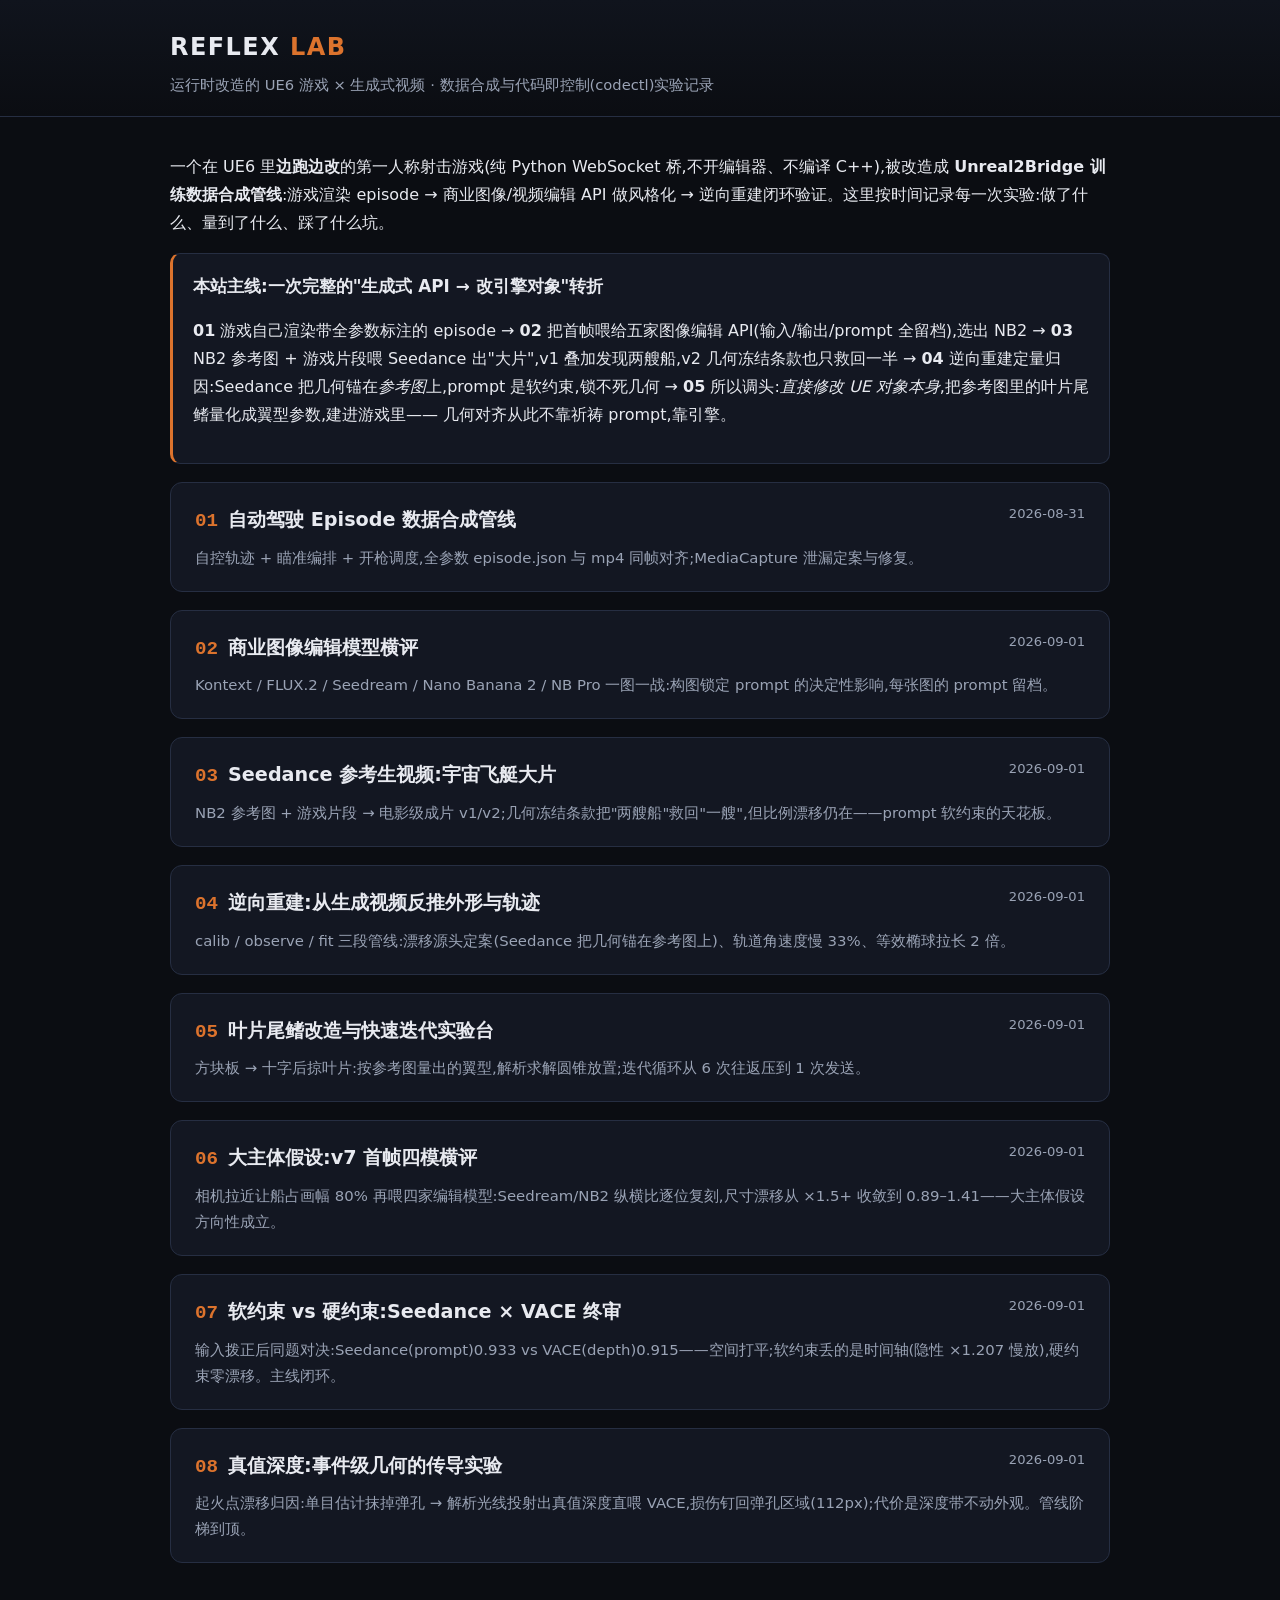
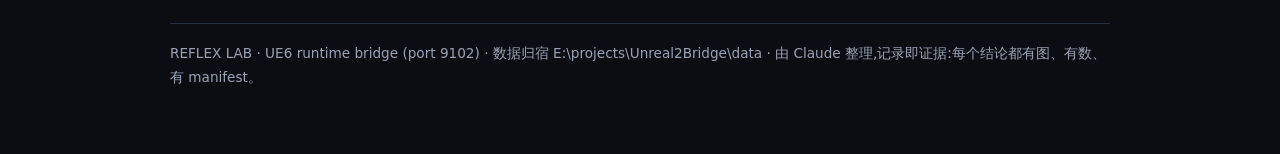
<file: index.html>
<!DOCTYPE html>
<html lang="zh-CN">
<head>
<meta charset="utf-8">
<meta name="viewport" content="width=device-width, initial-scale=1">
<title>REFLEX LAB — 实验记录</title>
<link rel="stylesheet" href="assets/style.css">
<link rel="icon" href="data:image/svg+xml,<svg xmlns='http://www.w3.org/2000/svg' viewBox='0 0 100 100'><text y='.9em' font-size='90'>🛰️</text></svg>">
</head>
<body>
<header class="site">
  <div class="wrap">
    <h1><a href="index.html">REFLEX <span class="orange">LAB</span></a></h1>
    <p class="sub">运行时改造的 UE6 游戏 × 生成式视频 · 数据合成与代码即控制(codectl)实验记录</p>
  </div>
</header>
<div class="wrap">

<p>一个在 UE6 里<strong>边跑边改</strong>的第一人称射击游戏(纯 Python WebSocket 桥,不开编辑器、不编译 C++),被改造成
<strong>Unreal2Bridge 训练数据合成管线</strong>:游戏渲染 episode → 商业图像/视频编辑 API 做风格化 →
逆向重建闭环验证。这里按时间记录每一次实验:做了什么、量到了什么、踩了什么坑。</p>

<div class="card law">
  <h3>本站主线:一次完整的"生成式 API → 改引擎对象"转折</h3>
  <p>
  <strong>01</strong> 游戏自己渲染带全参数标注的 episode →
  <strong>02</strong> 把首帧喂给五家图像编辑 API(输入/输出/prompt 全留档),选出 NB2 →
  <strong>03</strong> NB2 参考图 + 游戏片段喂 Seedance 出"大片",v1 叠加发现两艘船,v2 几何冻结条款也只救回一半 →
  <strong>04</strong> 逆向重建定量归因:Seedance 把几何锚在<em>参考图</em>上,prompt 是软约束,锁不死几何 →
  <strong>05</strong> 所以调头:<em>直接修改 UE 对象本身</em>,把参考图里的叶片尾鳍量化成翼型参数,建进游戏里——
  几何对齐从此不靠祈祷 prompt,靠引擎。
  </p>
</div>

<a class="entry-card" href="entries/01-episode-pipeline.html">
  <span class="date">2026-08-31</span>
  <h2><span class="num">01</span>自动驾驶 Episode 数据合成管线</h2>
  <p>自控轨迹 + 瞄准编排 + 开枪调度,全参数 episode.json 与 mp4 同帧对齐;MediaCapture 泄漏定案与修复。</p>
</a>

<a class="entry-card" href="entries/02-image-edits.html">
  <span class="date">2026-09-01</span>
  <h2><span class="num">02</span>商业图像编辑模型横评</h2>
  <p>Kontext / FLUX.2 / Seedream / Nano Banana 2 / NB Pro 一图一战:构图锁定 prompt 的决定性影响,每张图的 prompt 留档。</p>
</a>

<a class="entry-card" href="entries/03-seedance-films.html">
  <span class="date">2026-09-01</span>
  <h2><span class="num">03</span>Seedance 参考生视频:宇宙飞艇大片</h2>
  <p>NB2 参考图 + 游戏片段 → 电影级成片 v1/v2;几何冻结条款把"两艘船"救回"一艘",但比例漂移仍在——prompt 软约束的天花板。</p>
</a>

<a class="entry-card" href="entries/04-inverse-recon.html">
  <span class="date">2026-09-01</span>
  <h2><span class="num">04</span>逆向重建:从生成视频反推外形与轨迹</h2>
  <p>calib / observe / fit 三段管线:漂移源头定案(Seedance 把几何锚在参考图上)、轨道角速度慢 33%、等效椭球拉长 2 倍。</p>
</a>

<a class="entry-card" href="entries/05-blade-fins.html">
  <span class="date">2026-09-01</span>
  <h2><span class="num">05</span>叶片尾鳍改造与快速迭代实验台</h2>
  <p>方块板 → 十字后掠叶片:按参考图量出的翼型,解析求解圆锥放置;迭代循环从 6 次往返压到 1 次发送。</p>
</a>

<a class="entry-card" href="entries/06-bigsubject.html">
  <span class="date">2026-09-01</span>
  <h2><span class="num">06</span>大主体假设:v7 首帧四模横评</h2>
  <p>相机拉近让船占画幅 80% 再喂四家编辑模型:Seedream/NB2 纵横比逐位复刻,尺寸漂移从 ×1.5+ 收敛到 0.89–1.41——大主体假设方向性成立。</p>
</a>

<a class="entry-card" href="entries/07-soft-vs-hard.html">
  <span class="date">2026-09-01</span>
  <h2><span class="num">07</span>软约束 vs 硬约束:Seedance × VACE 终审</h2>
  <p>输入拨正后同题对决:Seedance(prompt)0.933 vs VACE(depth)0.915——空间打平;软约束丢的是时间轴(隐性 ×1.207 慢放),硬约束零漂移。主线闭环。</p>
</a>

<a class="entry-card" href="entries/08-gt-depth.html">
  <span class="date">2026-09-01</span>
  <h2><span class="num">08</span>真值深度:事件级几何的传导实验</h2>
  <p>起火点漂移归因:单目估计抹掉弹孔 → 解析光线投射出真值深度直喂 VACE,损伤钉回弹孔区域(112px);代价是深度带不动外观。管线阶梯到顶。</p>
</a>

<footer>
  REFLEX LAB · UE6 runtime bridge (port 9102) · 数据归宿 E:\projects\Unreal2Bridge\data ·
  由 Claude 整理,记录即证据:每个结论都有图、有数、有 manifest。
</footer>
</div>
</body>
</html>
</file>
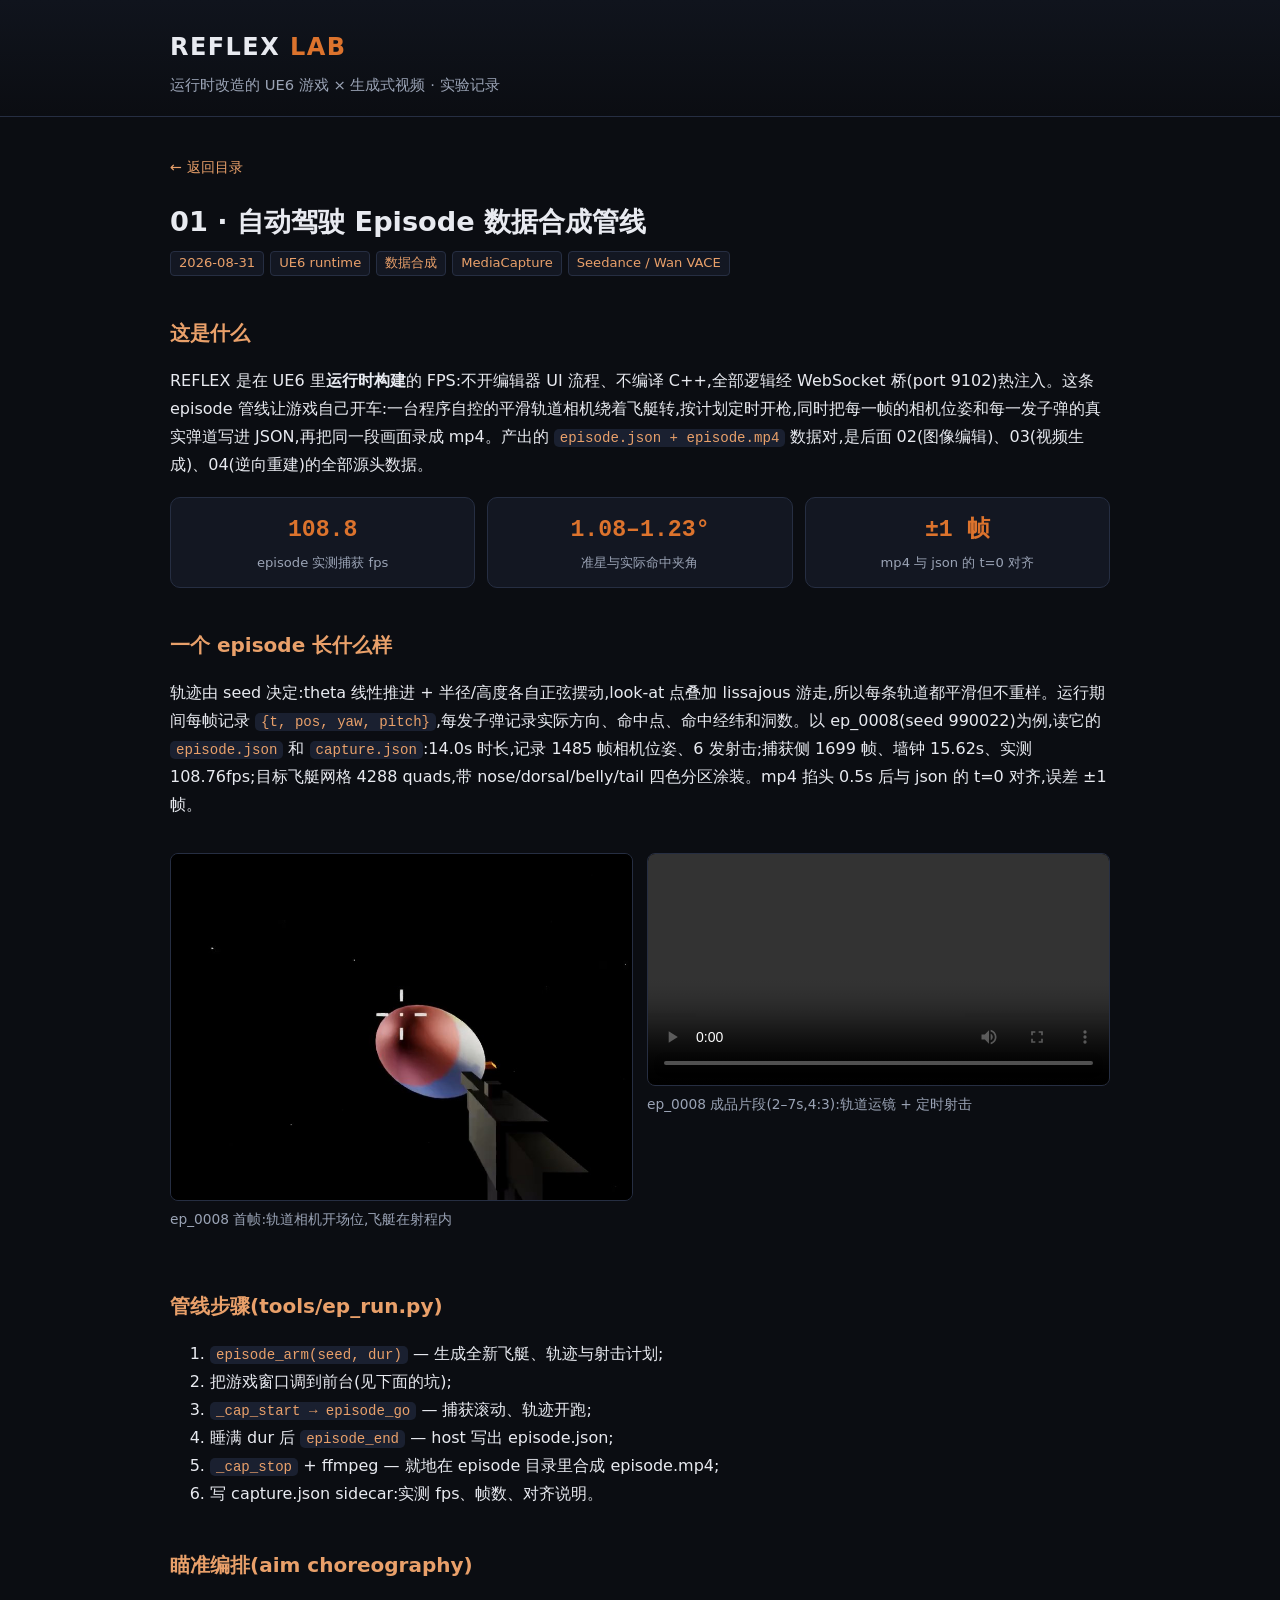
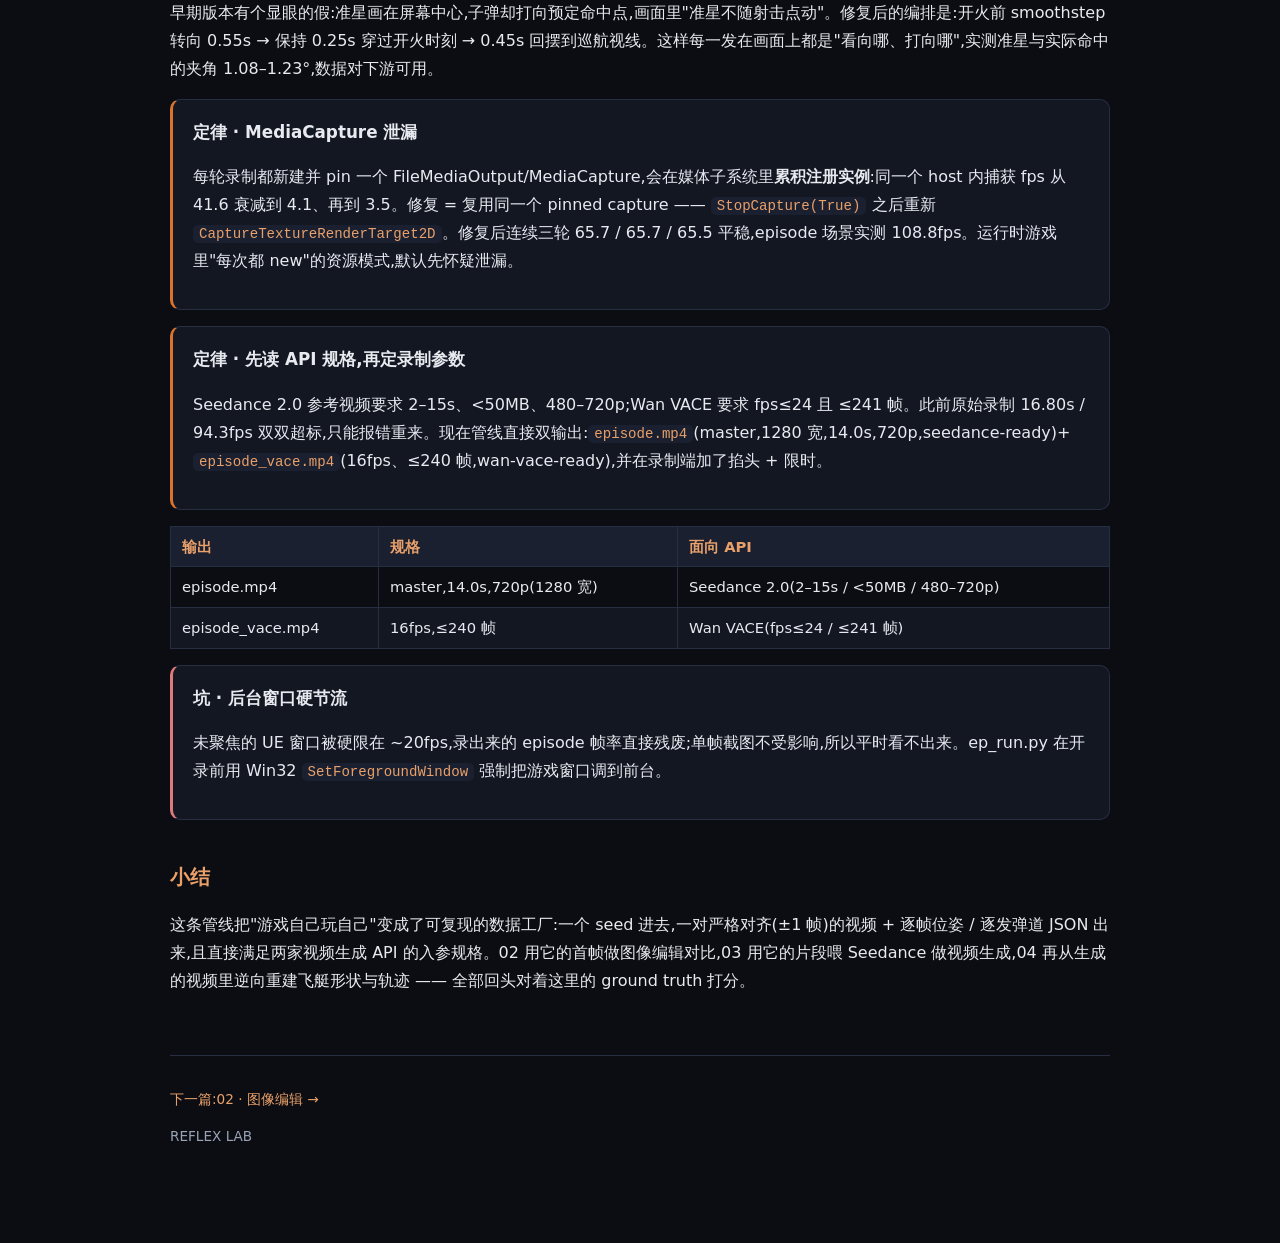
<file: entries/01-episode-pipeline.html>
<!DOCTYPE html>
<html lang="zh-CN">
<head>
<meta charset="utf-8">
<meta name="viewport" content="width=device-width, initial-scale=1">
<title>01 · 自动驾驶 Episode 数据合成管线 — REFLEX LAB</title>
<link rel="stylesheet" href="../assets/style.css">
<link rel="icon" href="data:image/svg+xml,<svg xmlns='http://www.w3.org/2000/svg' viewBox='0 0 100 100'><text y='.9em' font-size='90'>🛰️</text></svg>">
</head>
<body>
<header class="site"><div class="wrap"><h1><a href="../index.html">REFLEX <span class="orange">LAB</span></a></h1><p class="sub">运行时改造的 UE6 游戏 × 生成式视频 · 实验记录</p></div></header>
<div class="wrap">
<a class="nav-back" href="../index.html">← 返回目录</a>
<h1 class="title">01 · 自动驾驶 Episode 数据合成管线</h1>
<p class="meta"><span class="tag">2026-08-31</span><span class="tag">UE6 runtime</span><span class="tag">数据合成</span><span class="tag">MediaCapture</span><span class="tag">Seedance / Wan VACE</span></p>

<h2>这是什么</h2>
<p>REFLEX 是在 UE6 里<strong>运行时构建</strong>的 FPS:不开编辑器 UI 流程、不编译 C++,全部逻辑经 WebSocket 桥(port 9102)热注入。这条 episode 管线让游戏自己开车:一台程序自控的平滑轨道相机绕着飞艇转,按计划定时开枪,同时把每一帧的相机位姿和每一发子弹的真实弹道写进 JSON,再把同一段画面录成 mp4。产出的 <code>episode.json + episode.mp4</code> 数据对,是后面 02(图像编辑)、03(视频生成)、04(逆向重建)的全部源头数据。</p>

<div class="kpi">
<div class="box"><div class="v">108.8</div><div class="k">episode 实测捕获 fps</div></div>
<div class="box"><div class="v">1.08–1.23°</div><div class="k">准星与实际命中夹角</div></div>
<div class="box"><div class="v">±1 帧</div><div class="k">mp4 与 json 的 t=0 对齐</div></div>
</div>

<h2>一个 episode 长什么样</h2>
<p>轨迹由 seed 决定:theta 线性推进 + 半径/高度各自正弦摆动,look-at 点叠加 lissajous 游走,所以每条轨道都平滑但不重样。运行期间每帧记录 <code>{t, pos, yaw, pitch}</code>,每发子弹记录实际方向、命中点、命中经纬和洞数。以 ep_0008(seed 990022)为例,读它的 <code>episode.json</code> 和 <code>capture.json</code>:14.0s 时长,记录 1485 帧相机位姿、6 发射击;捕获侧 1699 帧、墙钟 15.62s、实测 108.76fps;目标飞艇网格 4288 quads,带 nose/dorsal/belly/tail 四色分区涂装。mp4 掐头 0.5s 后与 json 的 t=0 对齐,误差 ±1 帧。</p>

<div class="grid2">
<figure><img src="../assets/ep0008_first_frame.jpg" alt="ep_0008 首帧"><figcaption>ep_0008 首帧:轨道相机开场位,飞艇在射程内</figcaption></figure>
<figure><video controls preload="metadata" src="../assets/ep0008_clip_2to7.mp4"></video><figcaption>ep_0008 成品片段(2–7s,4:3):轨道运镜 + 定时射击</figcaption></figure>
</div>

<h2>管线步骤(tools/ep_run.py)</h2>
<ol>
<li><code>episode_arm(seed, dur)</code> — 生成全新飞艇、轨迹与射击计划;</li>
<li>把游戏窗口调到前台(见下面的坑);</li>
<li><code>_cap_start → episode_go</code> — 捕获滚动、轨迹开跑;</li>
<li>睡满 dur 后 <code>episode_end</code> — host 写出 episode.json;</li>
<li><code>_cap_stop</code> + ffmpeg — 就地在 episode 目录里合成 episode.mp4;</li>
<li>写 capture.json sidecar:实测 fps、帧数、对齐说明。</li>
</ol>

<h2>瞄准编排(aim choreography)</h2>
<p>早期版本有个显眼的假:准星画在屏幕中心,子弹却打向预定命中点,画面里"准星不随射击点动"。修复后的编排是:开火前 smoothstep 转向 0.55s → 保持 0.25s 穿过开火时刻 → 0.45s 回摆到巡航视线。这样每一发在画面上都是"看向哪、打向哪",实测准星与实际命中的夹角 1.08–1.23°,数据对下游可用。</p>

<div class="card law">
<h3>定律 · MediaCapture 泄漏</h3>
<p>每轮录制都新建并 pin 一个 FileMediaOutput/MediaCapture,会在媒体子系统里<strong>累积注册实例</strong>:同一个 host 内捕获 fps 从 41.6 衰减到 4.1、再到 3.5。修复 = 复用同一个 pinned capture —— <code>StopCapture(True)</code> 之后重新 <code>CaptureTextureRenderTarget2D</code>。修复后连续三轮 65.7 / 65.7 / 65.5 平稳,episode 场景实测 108.8fps。运行时游戏里"每次都 new"的资源模式,默认先怀疑泄漏。</p>
</div>

<div class="card law">
<h3>定律 · 先读 API 规格,再定录制参数</h3>
<p>Seedance 2.0 参考视频要求 2–15s、&lt;50MB、480–720p;Wan VACE 要求 fps≤24 且 ≤241 帧。此前原始录制 16.80s / 94.3fps 双双超标,只能报错重来。现在管线直接双输出:<code>episode.mp4</code>(master,1280 宽,14.0s,720p,seedance-ready)+ <code>episode_vace.mp4</code>(16fps、≤240 帧,wan-vace-ready),并在录制端加了掐头 + 限时。</p>
</div>

<table>
<thead><tr><th>输出</th><th>规格</th><th>面向 API</th></tr></thead>
<tbody>
<tr><td>episode.mp4</td><td>master,14.0s,720p(1280 宽)</td><td>Seedance 2.0(2–15s / &lt;50MB / 480–720p)</td></tr>
<tr><td>episode_vace.mp4</td><td>16fps,≤240 帧</td><td>Wan VACE(fps≤24 / ≤241 帧)</td></tr>
</tbody>
</table>

<div class="card warn">
<h3>坑 · 后台窗口硬节流</h3>
<p>未聚焦的 UE 窗口被硬限在 ~20fps,录出来的 episode 帧率直接残废;单帧截图不受影响,所以平时看不出来。ep_run.py 在开录前用 Win32 <code>SetForegroundWindow</code> 强制把游戏窗口调到前台。</p>
</div>

<h2>小结</h2>
<p>这条管线把"游戏自己玩自己"变成了可复现的数据工厂:一个 seed 进去,一对严格对齐(±1 帧)的视频 + 逐帧位姿 / 逐发弹道 JSON 出来,且直接满足两家视频生成 API 的入参规格。02 用它的首帧做图像编辑对比,03 用它的片段喂 Seedance 做视频生成,04 再从生成的视频里逆向重建飞艇形状与轨迹 —— 全部回头对着这里的 ground truth 打分。</p>

<footer>
<p><span></span><a href="02-image-edits.html">下一篇:02 · 图像编辑 →</a></p>
<p>REFLEX LAB</p>
</footer>
</div>
</body>
</html>
</file>
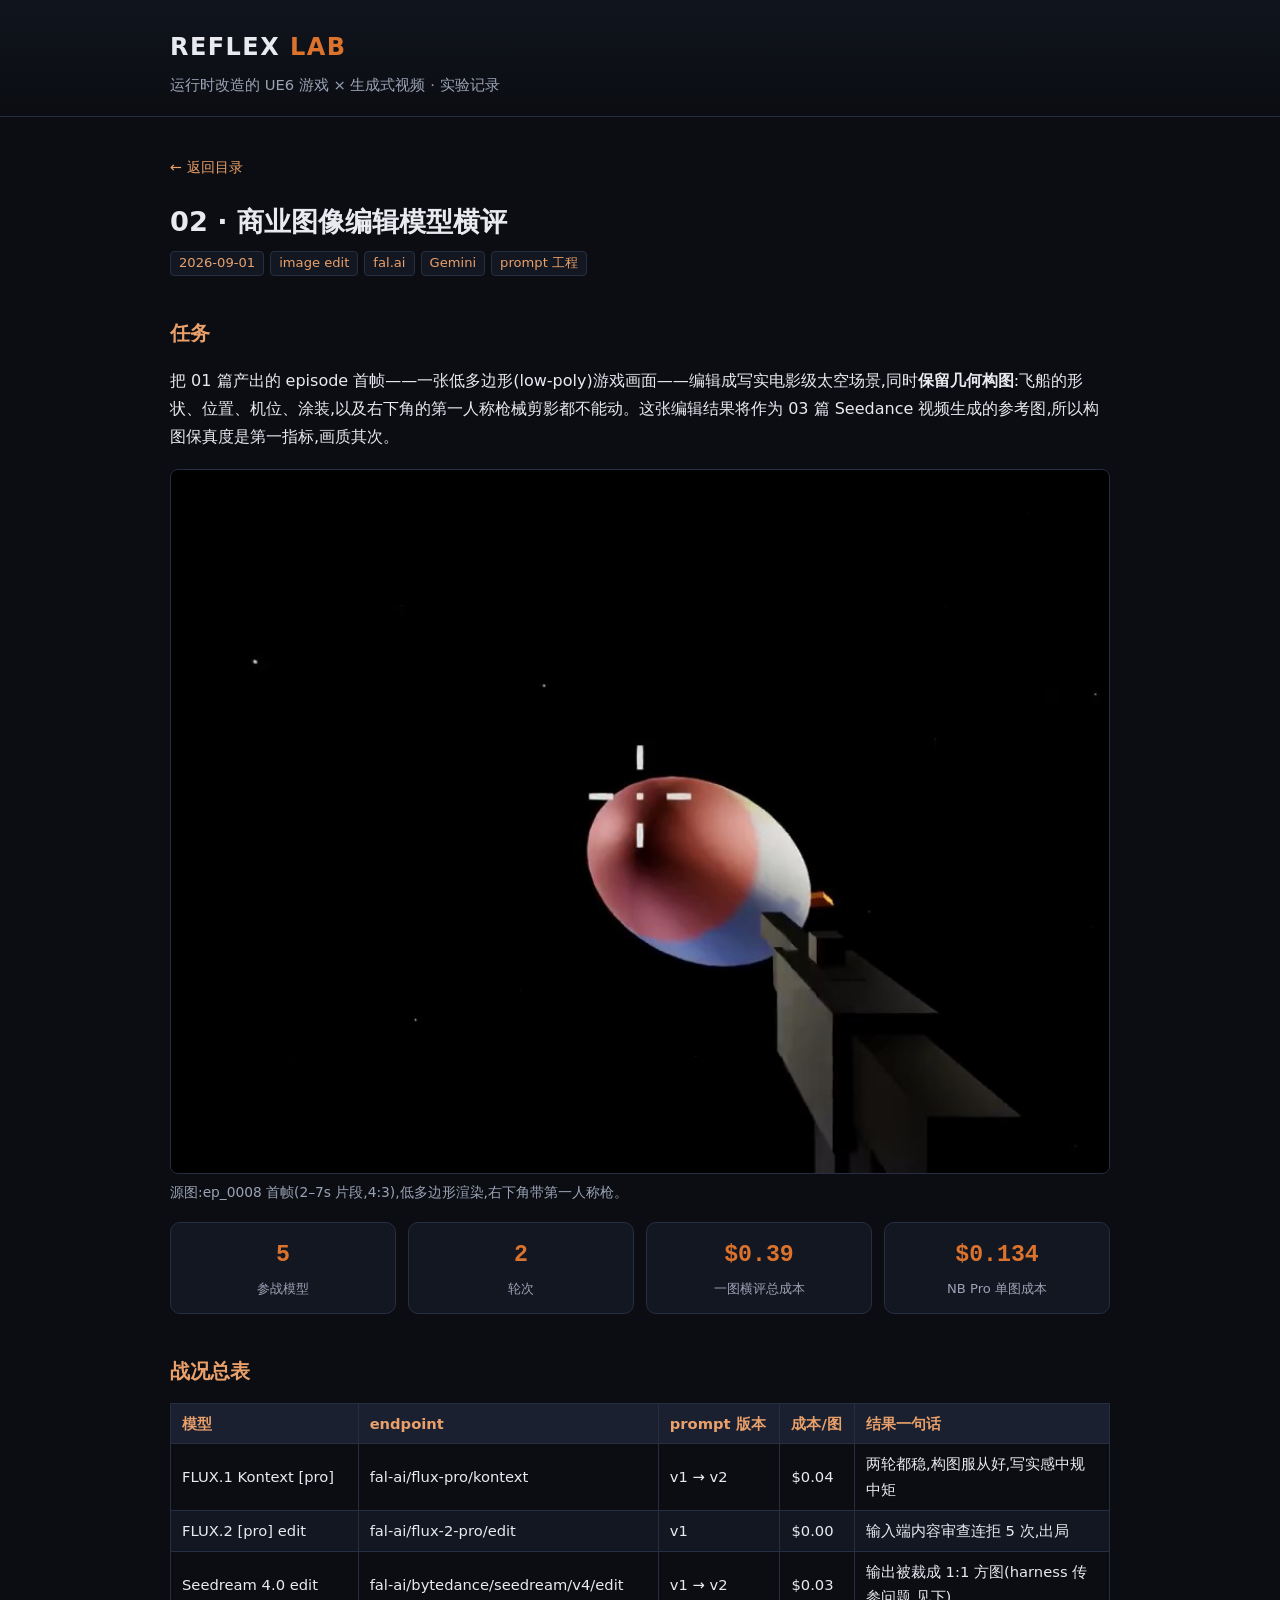
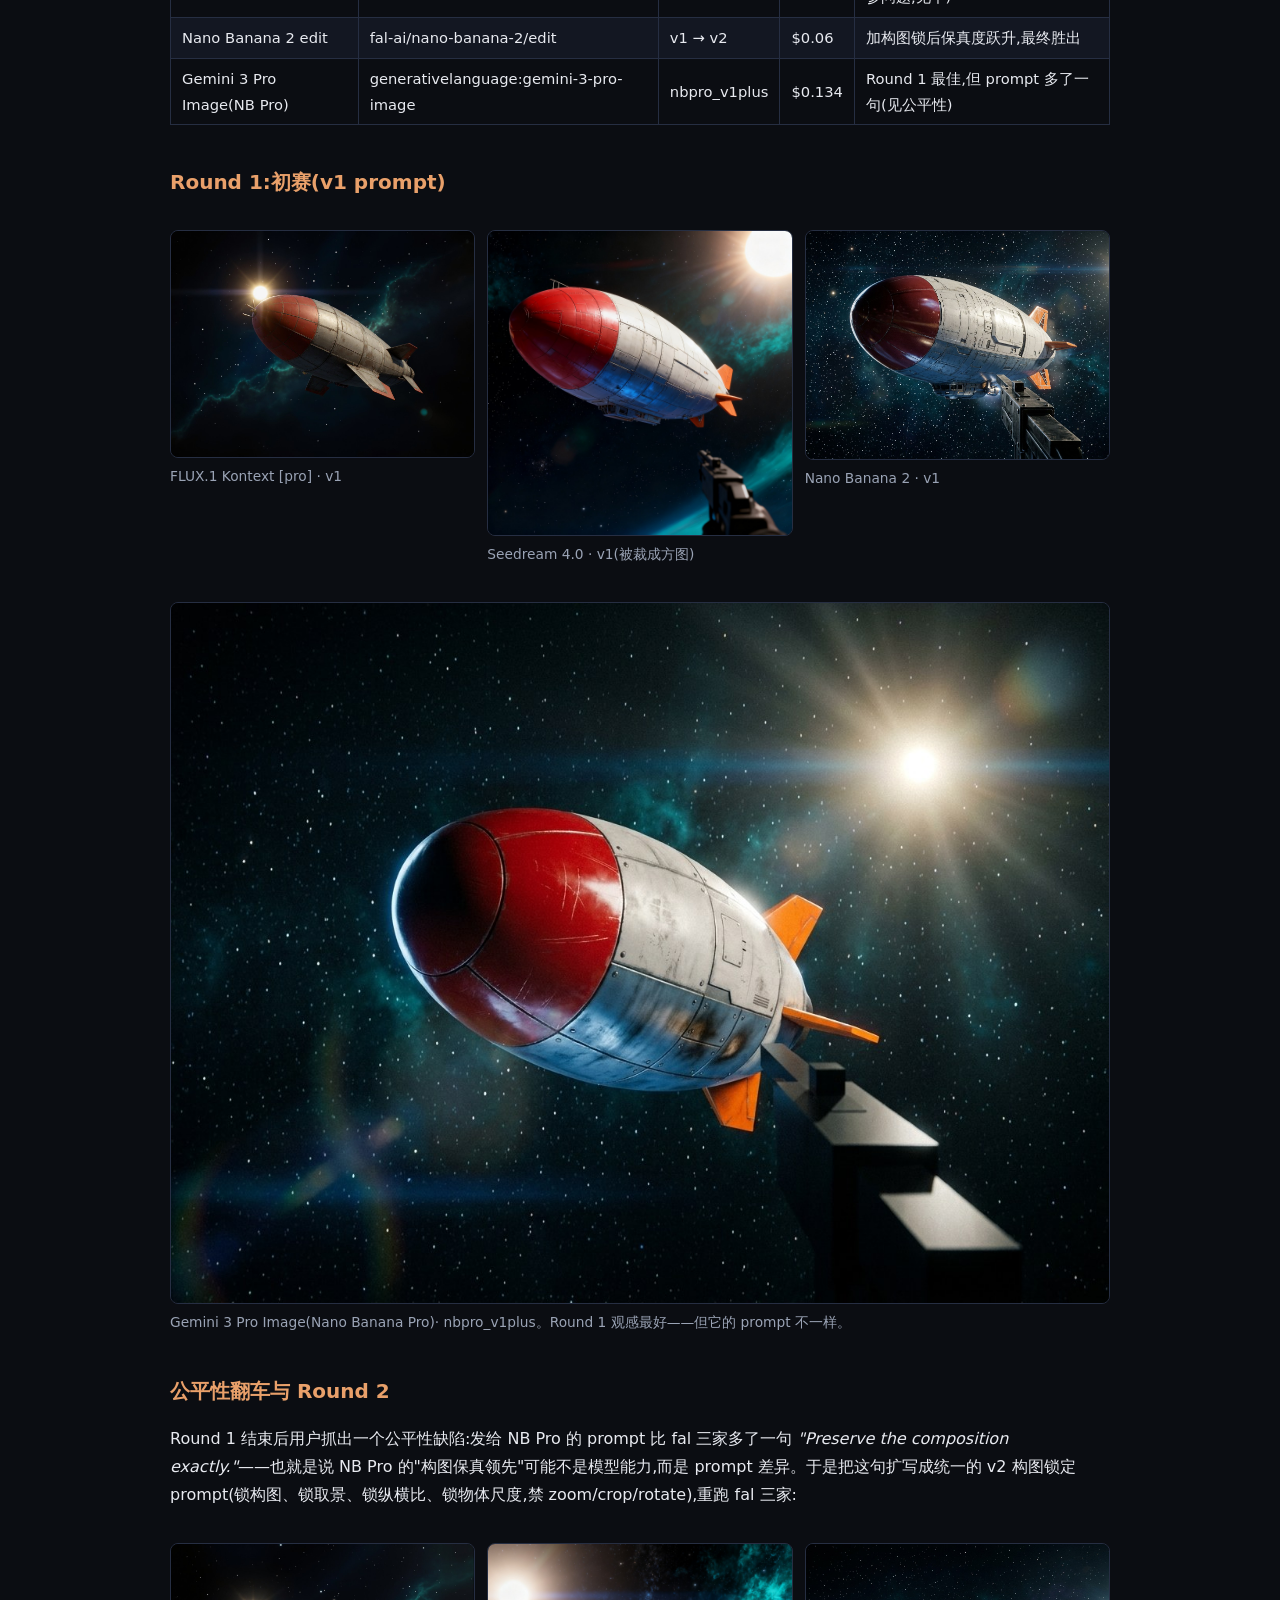
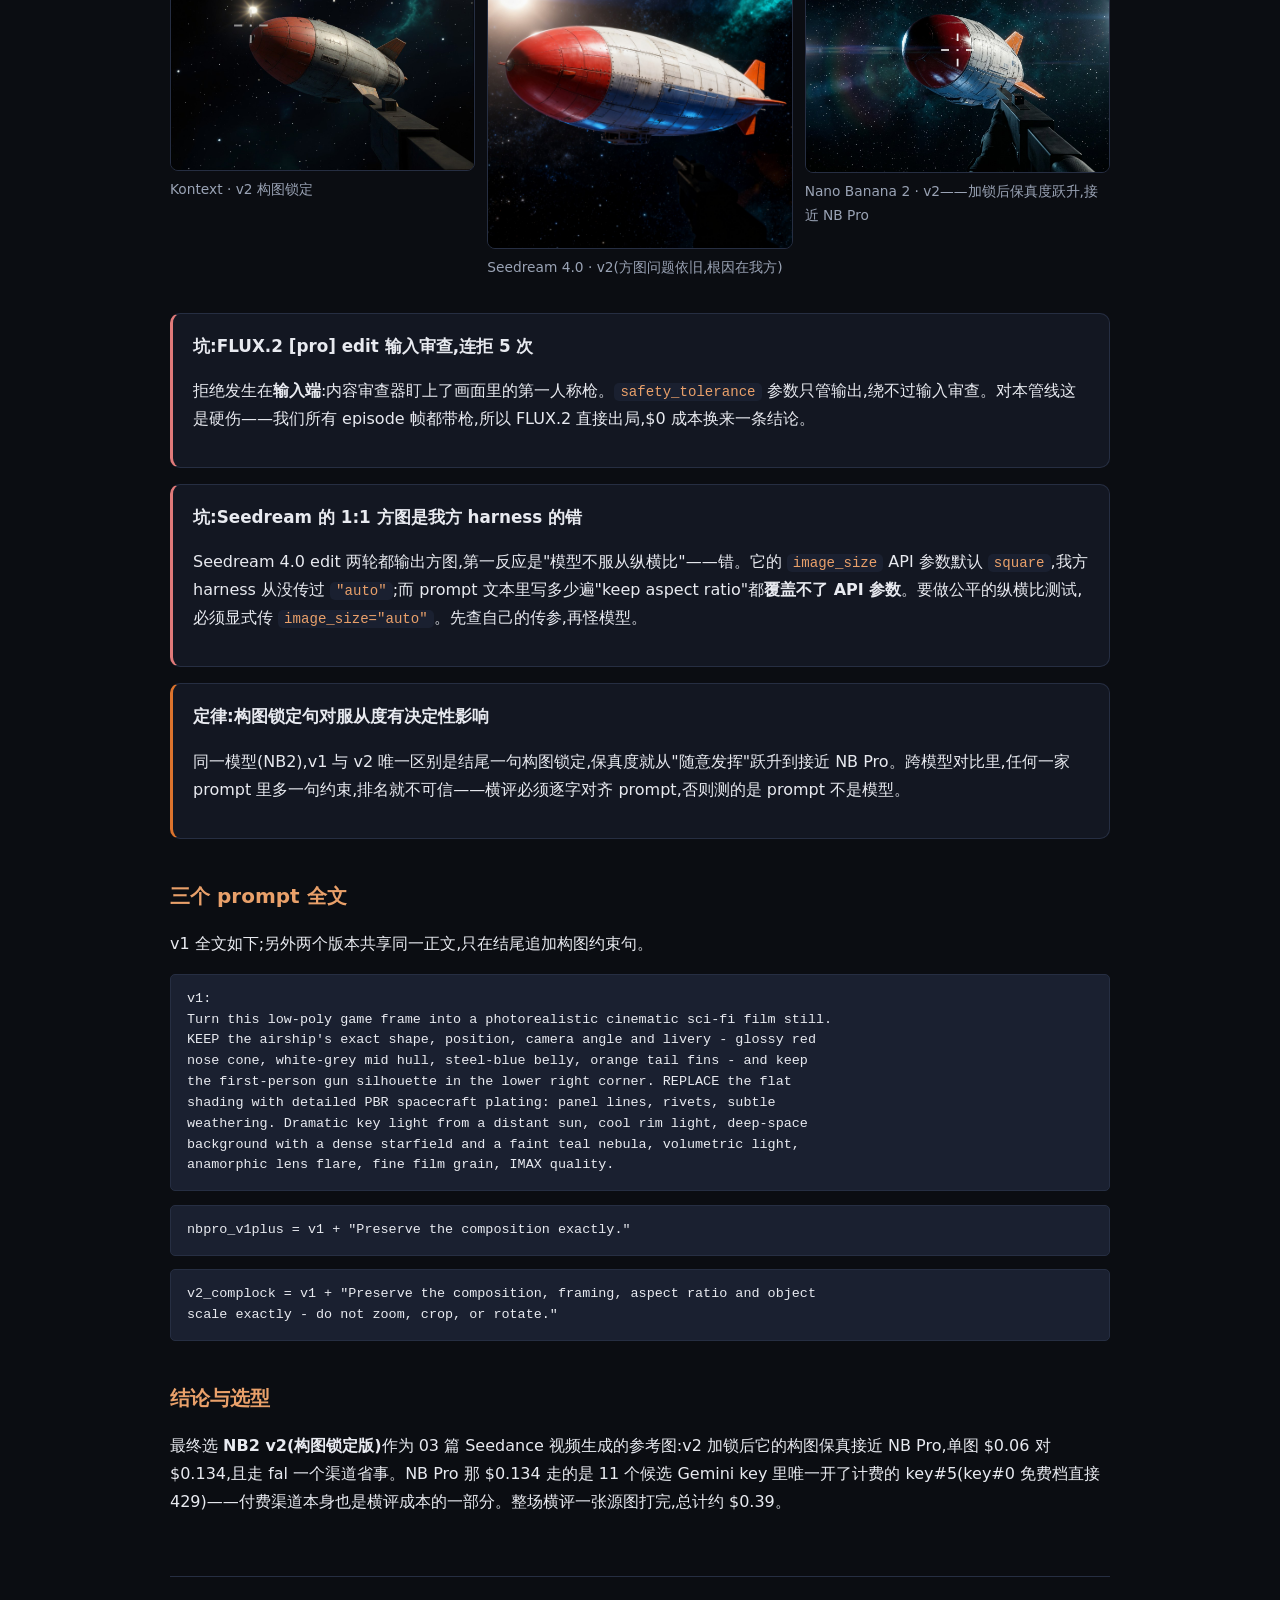
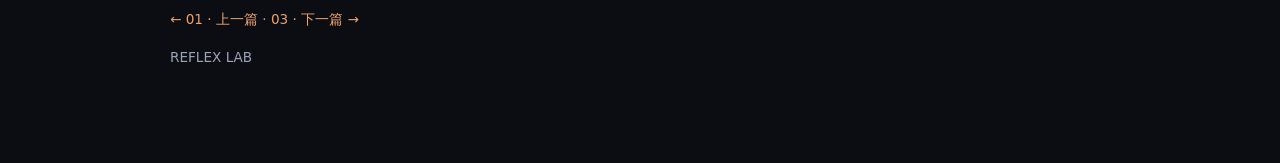
<file: entries/02-image-edits.html>
<!DOCTYPE html>
<html lang="zh-CN">
<head>
<meta charset="utf-8">
<meta name="viewport" content="width=device-width, initial-scale=1">
<title>02 · 商业图像编辑模型横评 — REFLEX LAB</title>
<link rel="stylesheet" href="../assets/style.css">
<link rel="icon" href="data:image/svg+xml,<svg xmlns='http://www.w3.org/2000/svg' viewBox='0 0 100 100'><text y='.9em' font-size='90'>🛰️</text></svg>">
</head>
<body>
<header class="site"><div class="wrap"><h1><a href="../index.html">REFLEX <span class="orange">LAB</span></a></h1><p class="sub">运行时改造的 UE6 游戏 × 生成式视频 · 实验记录</p></div></header>
<div class="wrap">
<a class="nav-back" href="../index.html">← 返回目录</a>
<h1 class="title">02 · 商业图像编辑模型横评</h1>
<p class="meta"><span class="tag">2026-09-01</span><span class="tag">image edit</span><span class="tag">fal.ai</span><span class="tag">Gemini</span><span class="tag">prompt 工程</span></p>

<h2>任务</h2>
<p>把 01 篇产出的 episode 首帧——一张低多边形(low-poly)游戏画面——编辑成写实电影级太空场景,同时<strong>保留几何构图</strong>:飞船的形状、位置、机位、涂装,以及右下角的第一人称枪械剪影都不能动。这张编辑结果将作为 03 篇 Seedance 视频生成的参考图,所以构图保真度是第一指标,画质其次。</p>
<figure><img src="../assets/ep0008_first_frame.jpg" alt="episode 首帧源图"><figcaption>源图:ep_0008 首帧(2–7s 片段,4:3),低多边形渲染,右下角带第一人称枪。</figcaption></figure>

<div class="kpi">
<div class="box"><div class="v">5</div><div class="k">参战模型</div></div>
<div class="box"><div class="v">2</div><div class="k">轮次</div></div>
<div class="box"><div class="v">$0.39</div><div class="k">一图横评总成本</div></div>
<div class="box"><div class="v">$0.134</div><div class="k">NB Pro 单图成本</div></div>
</div>

<h2>战况总表</h2>
<table>
<thead><tr><th>模型</th><th>endpoint</th><th>prompt 版本</th><th>成本/图</th><th>结果一句话</th></tr></thead>
<tbody>
<tr><td>FLUX.1 Kontext [pro]</td><td>fal-ai/flux-pro/kontext</td><td>v1 → v2</td><td>$0.04</td><td>两轮都稳,构图服从好,写实感中规中矩</td></tr>
<tr><td>FLUX.2 [pro] edit</td><td>fal-ai/flux-2-pro/edit</td><td>v1</td><td>$0.00</td><td>输入端内容审查连拒 5 次,出局</td></tr>
<tr><td>Seedream 4.0 edit</td><td>fal-ai/bytedance/seedream/v4/edit</td><td>v1 → v2</td><td>$0.03</td><td>输出被裁成 1:1 方图(harness 传参问题,见下)</td></tr>
<tr><td>Nano Banana 2 edit</td><td>fal-ai/nano-banana-2/edit</td><td>v1 → v2</td><td>$0.06</td><td>加构图锁后保真度跃升,最终胜出</td></tr>
<tr><td>Gemini 3 Pro Image(NB Pro)</td><td>generativelanguage:gemini-3-pro-image</td><td>nbpro_v1plus</td><td>$0.134</td><td>Round 1 最佳,但 prompt 多了一句(见公平性)</td></tr>
</tbody>
</table>

<h2>Round 1:初赛(v1 prompt)</h2>
<div class="grid3">
<figure><img src="../assets/edit_kontext_v1.jpg" alt="Kontext v1"><figcaption>FLUX.1 Kontext [pro] · v1</figcaption></figure>
<figure><img src="../assets/edit_seedream_v1.jpg" alt="Seedream v1"><figcaption>Seedream 4.0 · v1(被裁成方图)</figcaption></figure>
<figure><img src="../assets/edit_nb2_v1.jpg" alt="NB2 v1"><figcaption>Nano Banana 2 · v1</figcaption></figure>
</div>
<figure><img src="../assets/edit_nbpro.jpg" alt="NB Pro"><figcaption>Gemini 3 Pro Image(Nano Banana Pro)· nbpro_v1plus。Round 1 观感最好——但它的 prompt 不一样。</figcaption></figure>

<h2>公平性翻车与 Round 2</h2>
<p>Round 1 结束后用户抓出一个公平性缺陷:发给 NB Pro 的 prompt 比 fal 三家多了一句 <em>"Preserve the composition exactly."</em>——也就是说 NB Pro 的"构图保真领先"可能不是模型能力,而是 prompt 差异。于是把这句扩写成统一的 v2 构图锁定 prompt(锁构图、锁取景、锁纵横比、锁物体尺度,禁 zoom/crop/rotate),重跑 fal 三家:</p>
<div class="grid3">
<figure><img src="../assets/edit_kontext_v2.jpg" alt="Kontext v2"><figcaption>Kontext · v2 构图锁定</figcaption></figure>
<figure><img src="../assets/edit_seedream_v2.jpg" alt="Seedream v2"><figcaption>Seedream 4.0 · v2(方图问题依旧,根因在我方)</figcaption></figure>
<figure><img src="../assets/edit_nb2_v2.jpg" alt="NB2 v2"><figcaption>Nano Banana 2 · v2——加锁后保真度跃升,接近 NB Pro</figcaption></figure>
</div>

<div class="card warn">
<h3>坑:FLUX.2 [pro] edit 输入审查,连拒 5 次</h3>
<p>拒绝发生在<strong>输入端</strong>:内容审查器盯上了画面里的第一人称枪。<code>safety_tolerance</code> 参数只管输出,绕不过输入审查。对本管线这是硬伤——我们所有 episode 帧都带枪,所以 FLUX.2 直接出局,$0 成本换来一条结论。</p>
</div>

<div class="card warn">
<h3>坑:Seedream 的 1:1 方图是我方 harness 的错</h3>
<p>Seedream 4.0 edit 两轮都输出方图,第一反应是"模型不服从纵横比"——错。它的 <code>image_size</code> API 参数默认 <code>square</code>,我方 harness 从没传过 <code>"auto"</code>;而 prompt 文本里写多少遍"keep aspect ratio"都<strong>覆盖不了 API 参数</strong>。要做公平的纵横比测试,必须显式传 <code>image_size="auto"</code>。先查自己的传参,再怪模型。</p>
</div>

<div class="card law">
<h3>定律:构图锁定句对服从度有决定性影响</h3>
<p>同一模型(NB2),v1 与 v2 唯一区别是结尾一句构图锁定,保真度就从"随意发挥"跃升到接近 NB Pro。跨模型对比里,任何一家 prompt 里多一句约束,排名就不可信——横评必须逐字对齐 prompt,否则测的是 prompt 不是模型。</p>
</div>

<h2>三个 prompt 全文</h2>
<p>v1 全文如下;另外两个版本共享同一正文,只在结尾追加构图约束句。</p>
<pre>v1:
Turn this low-poly game frame into a photorealistic cinematic sci-fi film still.
KEEP the airship's exact shape, position, camera angle and livery - glossy red
nose cone, white-grey mid hull, steel-blue belly, orange tail fins - and keep
the first-person gun silhouette in the lower right corner. REPLACE the flat
shading with detailed PBR spacecraft plating: panel lines, rivets, subtle
weathering. Dramatic key light from a distant sun, cool rim light, deep-space
background with a dense starfield and a faint teal nebula, volumetric light,
anamorphic lens flare, fine film grain, IMAX quality.</pre>
<pre>nbpro_v1plus = v1 + "Preserve the composition exactly."</pre>
<pre>v2_complock = v1 + "Preserve the composition, framing, aspect ratio and object
scale exactly - do not zoom, crop, or rotate."</pre>

<h2>结论与选型</h2>
<p>最终选 <strong>NB2 v2(构图锁定版)</strong>作为 03 篇 Seedance 视频生成的参考图:v2 加锁后它的构图保真接近 NB Pro,单图 $0.06 对 $0.134,且走 fal 一个渠道省事。NB Pro 那 $0.134 走的是 11 个候选 Gemini key 里唯一开了计费的 key#5(key#0 免费档直接 429)——付费渠道本身也是横评成本的一部分。整场横评一张源图打完,总计约 $0.39。</p>

<footer>
<p><a href="01-episode-pipeline.html">← 01 · 上一篇</a> · <a href="03-seedance-films.html">03 · 下一篇 →</a></p>
<p>REFLEX LAB</p>
</footer>
</div>
</body>
</html>
</file>
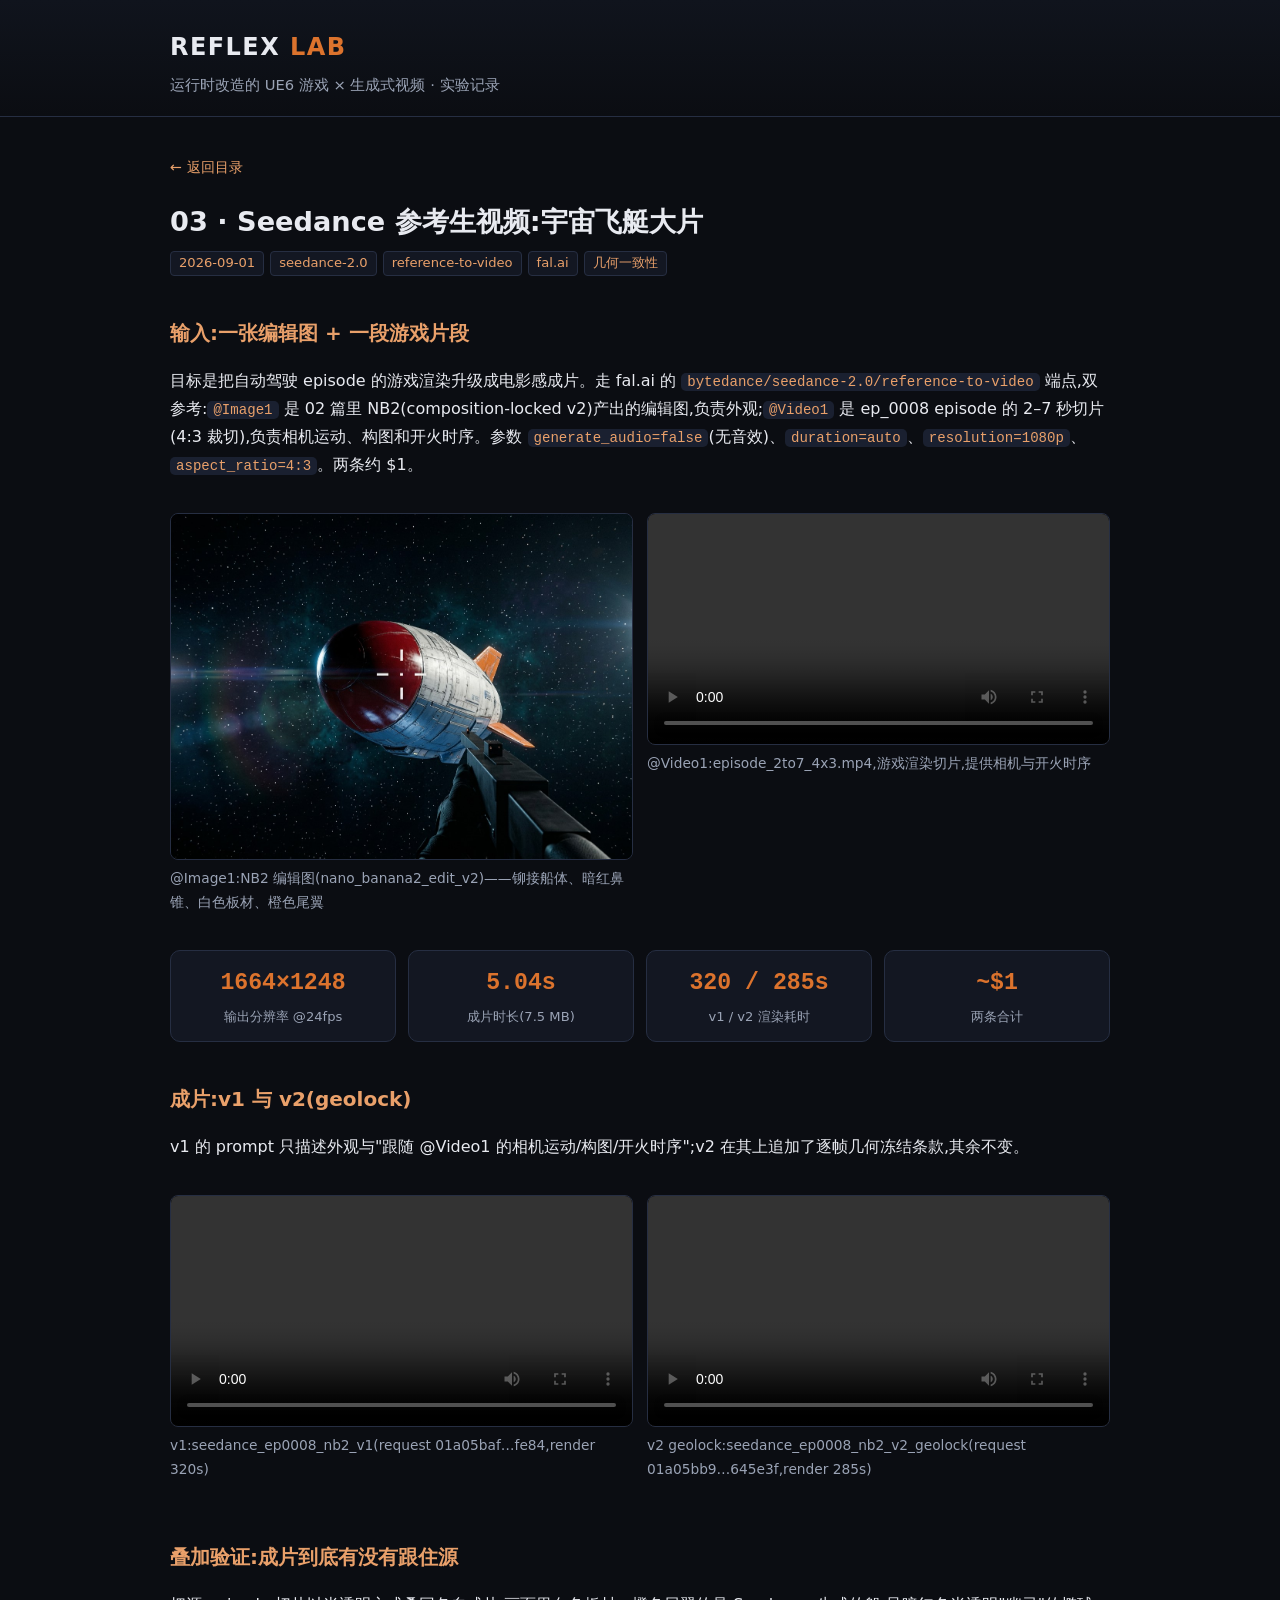
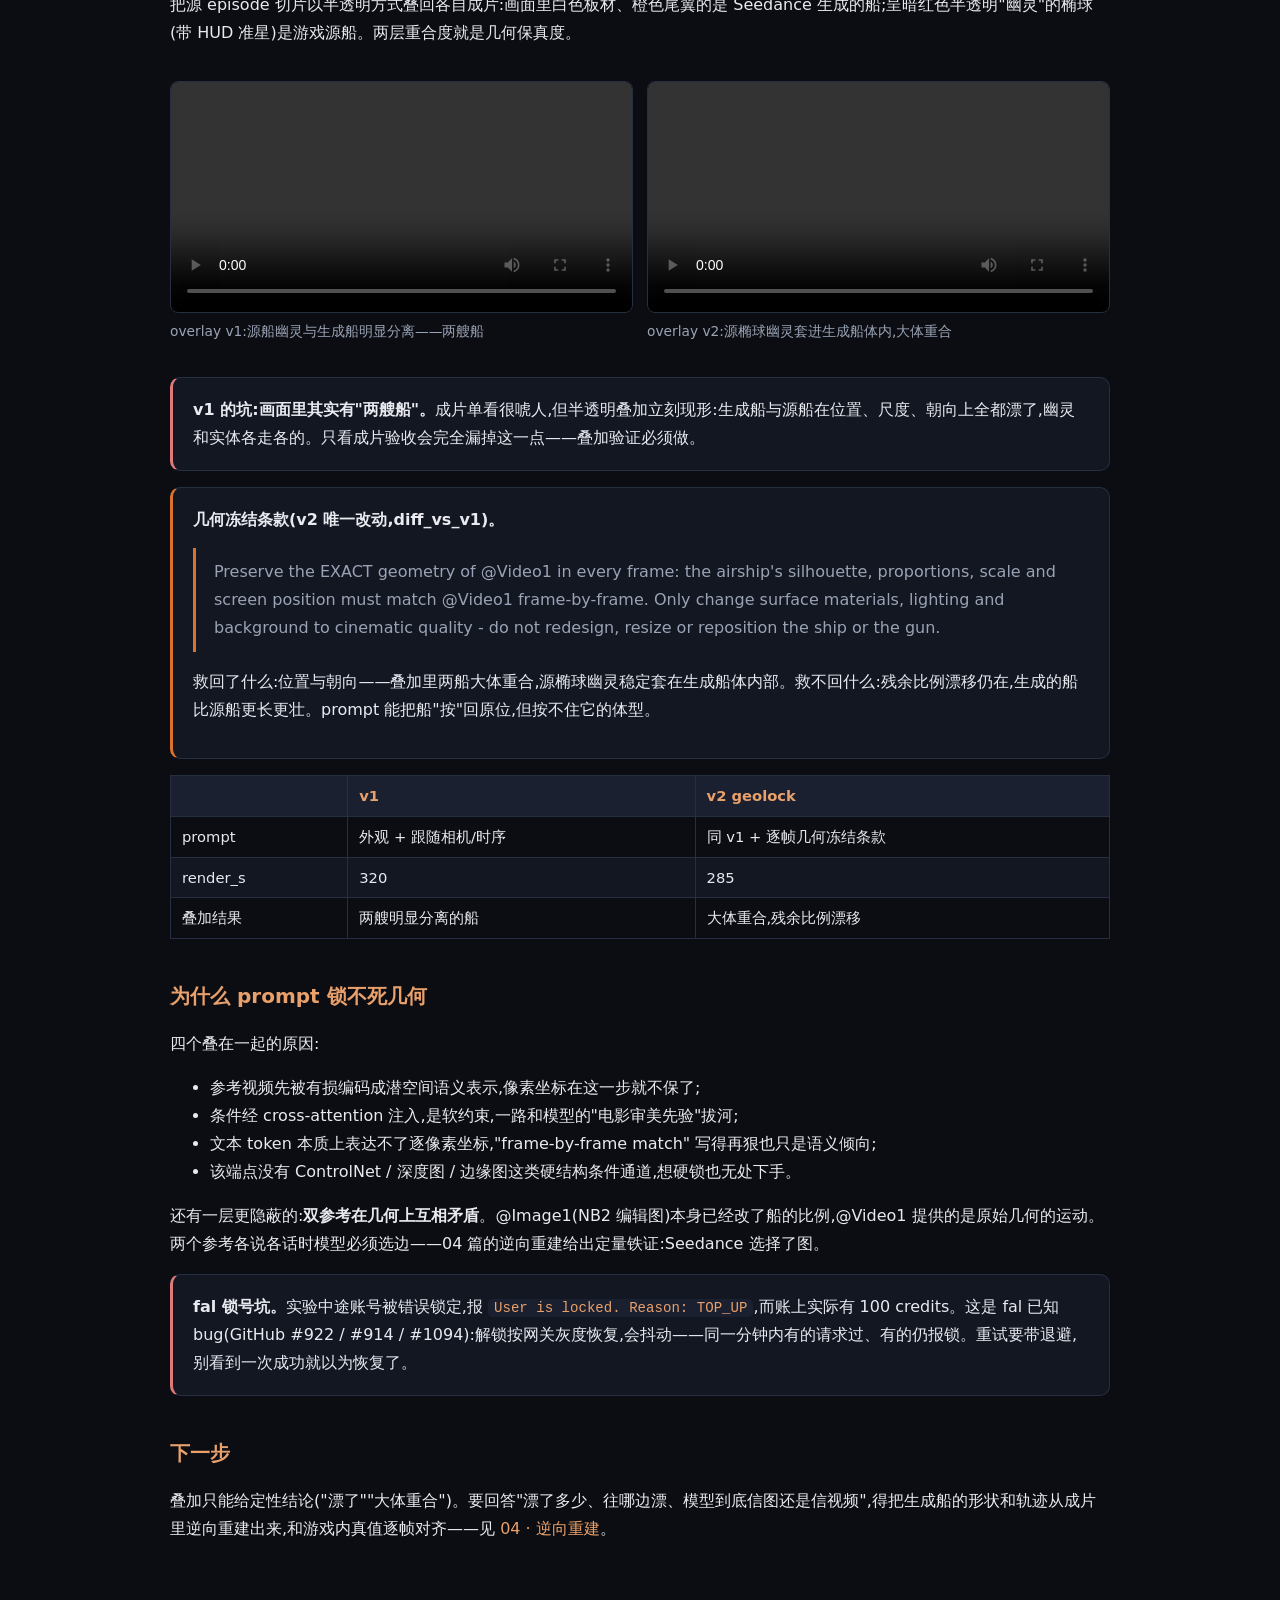
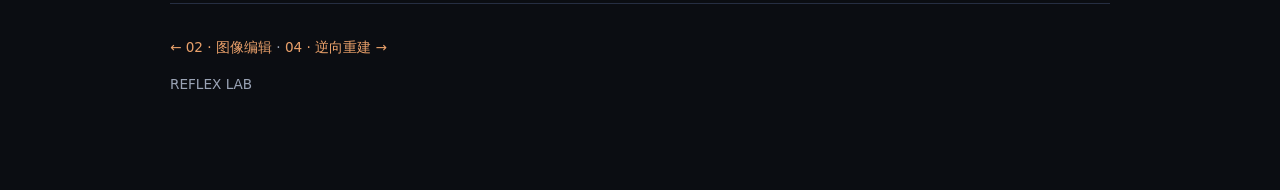
<file: entries/03-seedance-films.html>
<!DOCTYPE html>
<html lang="zh-CN">
<head>
<meta charset="utf-8">
<meta name="viewport" content="width=device-width, initial-scale=1">
<title>03 · Seedance 参考生视频:宇宙飞艇大片 — REFLEX LAB</title>
<link rel="stylesheet" href="../assets/style.css">
<link rel="icon" href="data:image/svg+xml,<svg xmlns='http://www.w3.org/2000/svg' viewBox='0 0 100 100'><text y='.9em' font-size='90'>🛰️</text></svg>">
</head>
<body>
<header class="site"><div class="wrap"><h1><a href="../index.html">REFLEX <span class="orange">LAB</span></a></h1><p class="sub">运行时改造的 UE6 游戏 × 生成式视频 · 实验记录</p></div></header>
<div class="wrap">
<a class="nav-back" href="../index.html">← 返回目录</a>
<h1 class="title">03 · Seedance 参考生视频:宇宙飞艇大片</h1>
<p class="meta"><span class="tag">2026-09-01</span><span class="tag">seedance-2.0</span><span class="tag">reference-to-video</span><span class="tag">fal.ai</span><span class="tag">几何一致性</span></p>

<h2>输入:一张编辑图 + 一段游戏片段</h2>
<p>目标是把自动驾驶 episode 的游戏渲染升级成电影感成片。走 fal.ai 的 <code>bytedance/seedance-2.0/reference-to-video</code> 端点,双参考:<code>@Image1</code> 是 02 篇里 NB2(composition-locked v2)产出的编辑图,负责外观;<code>@Video1</code> 是 ep_0008 episode 的 2–7 秒切片(4:3 裁切),负责相机运动、构图和开火时序。参数 <code>generate_audio=false</code>(无音效)、<code>duration=auto</code>、<code>resolution=1080p</code>、<code>aspect_ratio=4:3</code>。两条约 $1。</p>
<div class="grid2">
<figure><img src="../assets/edit_nb2_v2.jpg" alt="NB2 编辑图,@Image1 参考"><figcaption>@Image1:NB2 编辑图(nano_banana2_edit_v2)——铆接船体、暗红鼻锥、白色板材、橙色尾翼</figcaption></figure>
<figure><video controls preload="metadata" src="../assets/ep0008_clip_2to7.mp4"></video><figcaption>@Video1:episode_2to7_4x3.mp4,游戏渲染切片,提供相机与开火时序</figcaption></figure>
</div>

<div class="kpi">
<div class="box"><div class="v">1664×1248</div><div class="k">输出分辨率 @24fps</div></div>
<div class="box"><div class="v">5.04s</div><div class="k">成片时长(7.5 MB)</div></div>
<div class="box"><div class="v">320 / 285s</div><div class="k">v1 / v2 渲染耗时</div></div>
<div class="box"><div class="v">~$1</div><div class="k">两条合计</div></div>
</div>

<h2>成片:v1 与 v2(geolock)</h2>
<p>v1 的 prompt 只描述外观与"跟随 @Video1 的相机运动/构图/开火时序";v2 在其上追加了逐帧几何冻结条款,其余不变。</p>
<div class="grid2">
<figure><video controls preload="metadata" src="../assets/seedance_v1.mp4"></video><figcaption>v1:seedance_ep0008_nb2_v1(request 01a05baf…fe84,render 320s)</figcaption></figure>
<figure><video controls preload="metadata" src="../assets/seedance_v2_geolock.mp4"></video><figcaption>v2 geolock:seedance_ep0008_nb2_v2_geolock(request 01a05bb9…645e3f,render 285s)</figcaption></figure>
</div>

<h2>叠加验证:成片到底有没有跟住源</h2>
<p>把源 episode 切片以半透明方式叠回各自成片:画面里白色板材、橙色尾翼的是 Seedance 生成的船;呈暗红色半透明"幽灵"的椭球(带 HUD 准星)是游戏源船。两层重合度就是几何保真度。</p>
<div class="grid2">
<figure><video controls preload="metadata" src="../assets/overlay_v1.mp4"></video><figcaption>overlay v1:源船幽灵与生成船明显分离——两艘船</figcaption></figure>
<figure><video controls preload="metadata" src="../assets/overlay_v2.mp4"></video><figcaption>overlay v2:源椭球幽灵套进生成船体内,大体重合</figcaption></figure>
</div>

<div class="card warn">
<strong>v1 的坑:画面里其实有"两艘船"。</strong>成片单看很唬人,但半透明叠加立刻现形:生成船与源船在位置、尺度、朝向上全都漂了,幽灵和实体各走各的。只看成片验收会完全漏掉这一点——叠加验证必须做。
</div>

<div class="card law">
<strong>几何冻结条款(v2 唯一改动,diff_vs_v1)。</strong>
<blockquote>Preserve the EXACT geometry of @Video1 in every frame: the airship's silhouette, proportions, scale and screen position must match @Video1 frame-by-frame. Only change surface materials, lighting and background to cinematic quality - do not redesign, resize or reposition the ship or the gun.</blockquote>
<p>救回了什么:位置与朝向——叠加里两船大体重合,源椭球幽灵稳定套在生成船体内部。救不回什么:残余比例漂移仍在,生成的船比源船更长更壮。prompt 能把船"按"回原位,但按不住它的体型。</p>
</div>

<table>
<thead><tr><th></th><th>v1</th><th>v2 geolock</th></tr></thead>
<tbody>
<tr><td>prompt</td><td>外观 + 跟随相机/时序</td><td>同 v1 + 逐帧几何冻结条款</td></tr>
<tr><td>render_s</td><td>320</td><td>285</td></tr>
<tr><td>叠加结果</td><td>两艘明显分离的船</td><td>大体重合,残余比例漂移</td></tr>
</tbody>
</table>

<h2>为什么 prompt 锁不死几何</h2>
<p>四个叠在一起的原因:</p>
<ul>
<li>参考视频先被有损编码成潜空间语义表示,像素坐标在这一步就不保了;</li>
<li>条件经 cross-attention 注入,是软约束,一路和模型的"电影审美先验"拔河;</li>
<li>文本 token 本质上表达不了逐像素坐标,"frame-by-frame match" 写得再狠也只是语义倾向;</li>
<li>该端点没有 ControlNet / 深度图 / 边缘图这类硬结构条件通道,想硬锁也无处下手。</li>
</ul>
<p>还有一层更隐蔽的:<strong>双参考在几何上互相矛盾</strong>。@Image1(NB2 编辑图)本身已经改了船的比例,@Video1 提供的是原始几何的运动。两个参考各说各话时模型必须选边——04 篇的逆向重建给出定量铁证:Seedance 选择了图。</p>

<div class="card warn">
<strong>fal 锁号坑。</strong>实验中途账号被错误锁定,报 <code>User is locked. Reason: TOP_UP</code>,而账上实际有 100 credits。这是 fal 已知 bug(GitHub #922 / #914 / #1094):解锁按网关灰度恢复,会抖动——同一分钟内有的请求过、有的仍报锁。重试要带退避,别看到一次成功就以为恢复了。
</div>

<h2>下一步</h2>
<p>叠加只能给定性结论("漂了""大体重合")。要回答"漂了多少、往哪边漂、模型到底信图还是信视频",得把生成船的形状和轨迹从成片里逆向重建出来,和游戏内真值逐帧对齐——见 <a href="04-inverse-recon.html">04 · 逆向重建</a>。</p>

<footer>
<p><a href="02-image-edits.html">← 02 · 图像编辑</a> · <a href="04-inverse-recon.html">04 · 逆向重建 →</a></p>
<p>REFLEX LAB</p>
</footer>
</div>
</body>
</html>
</file>
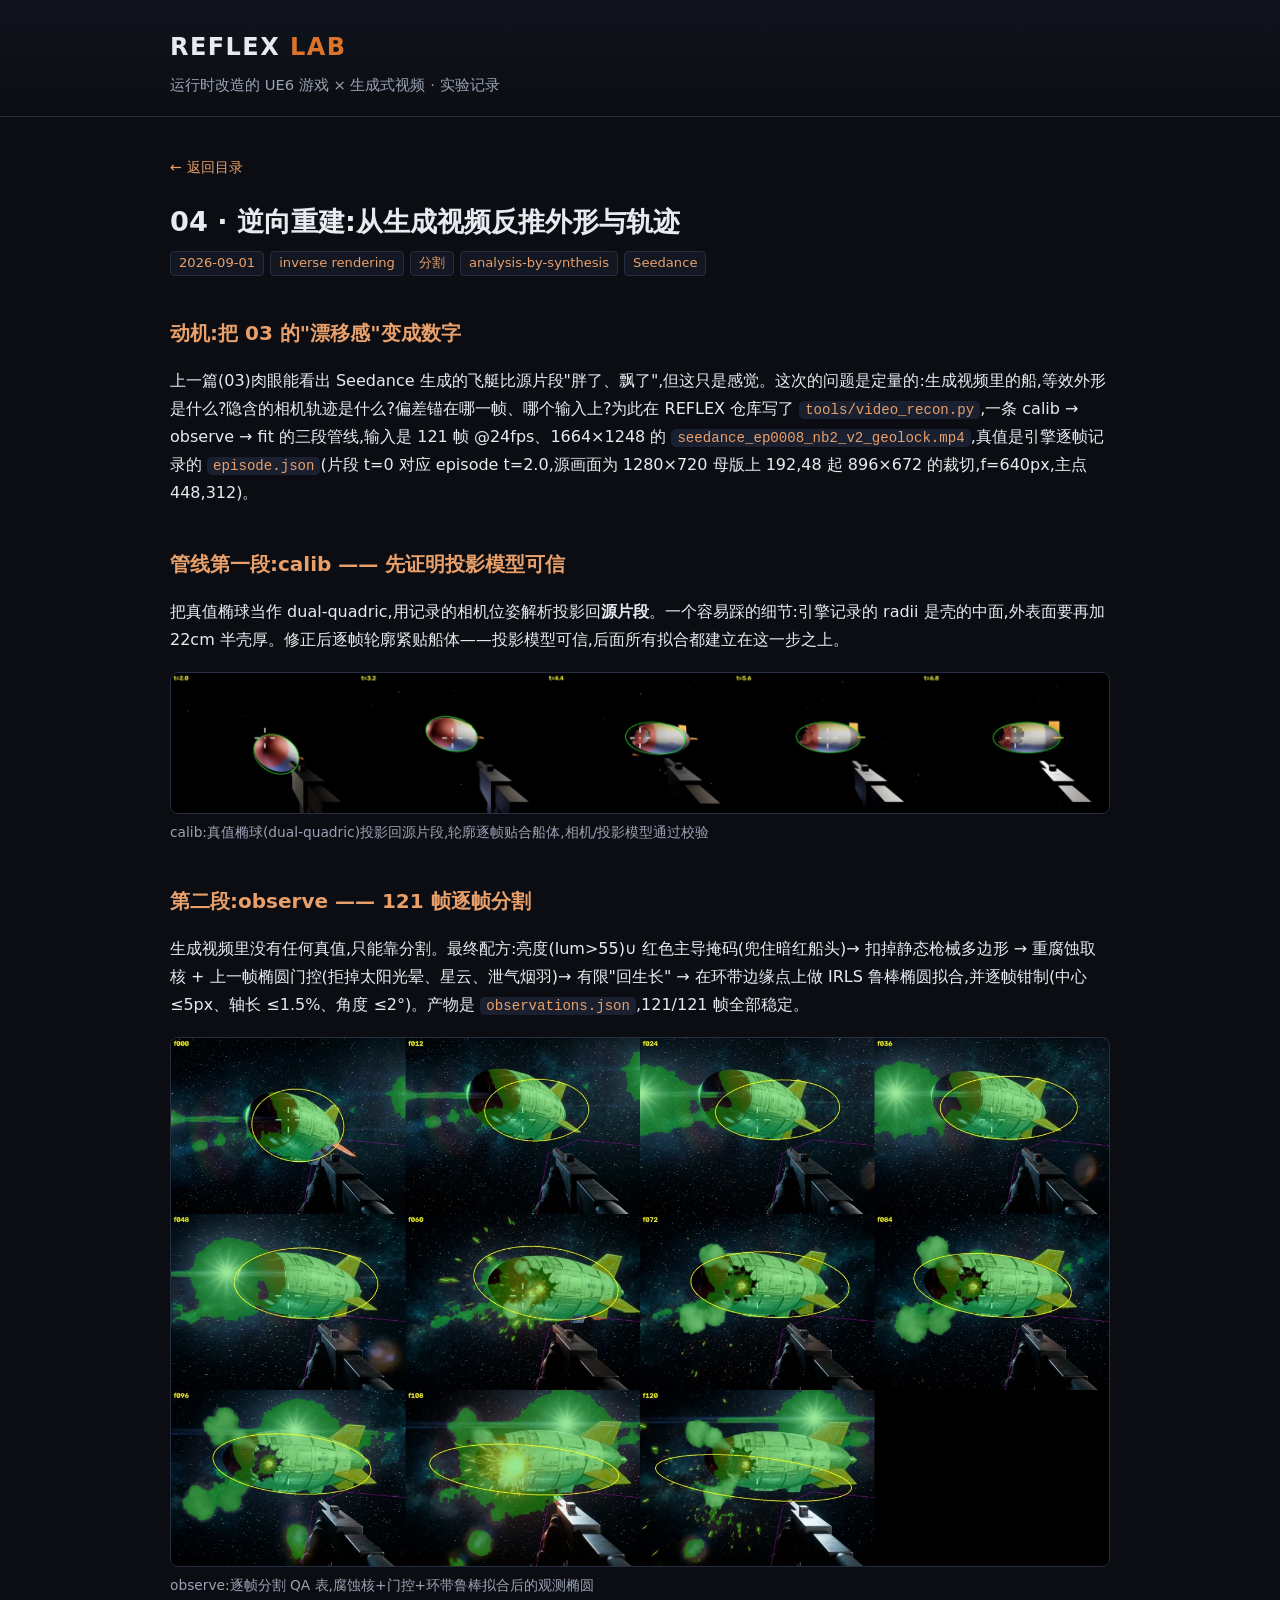
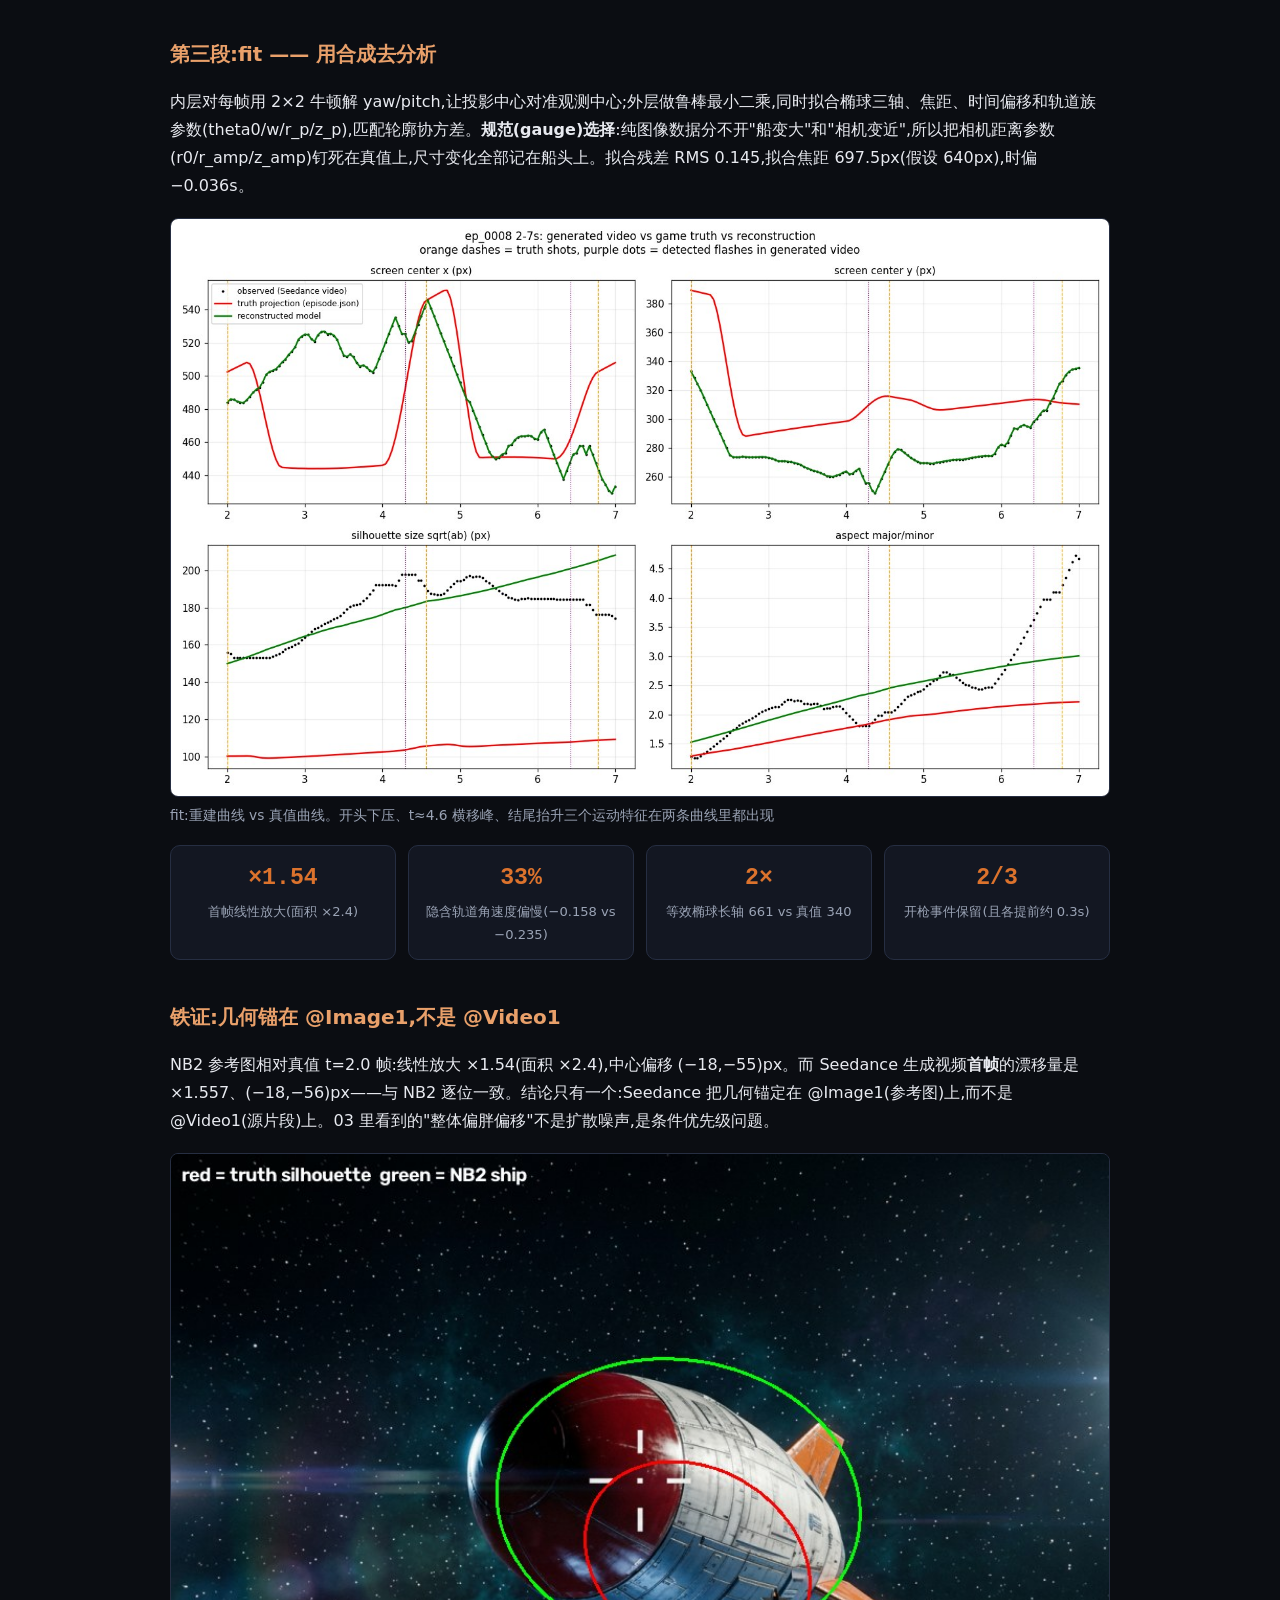
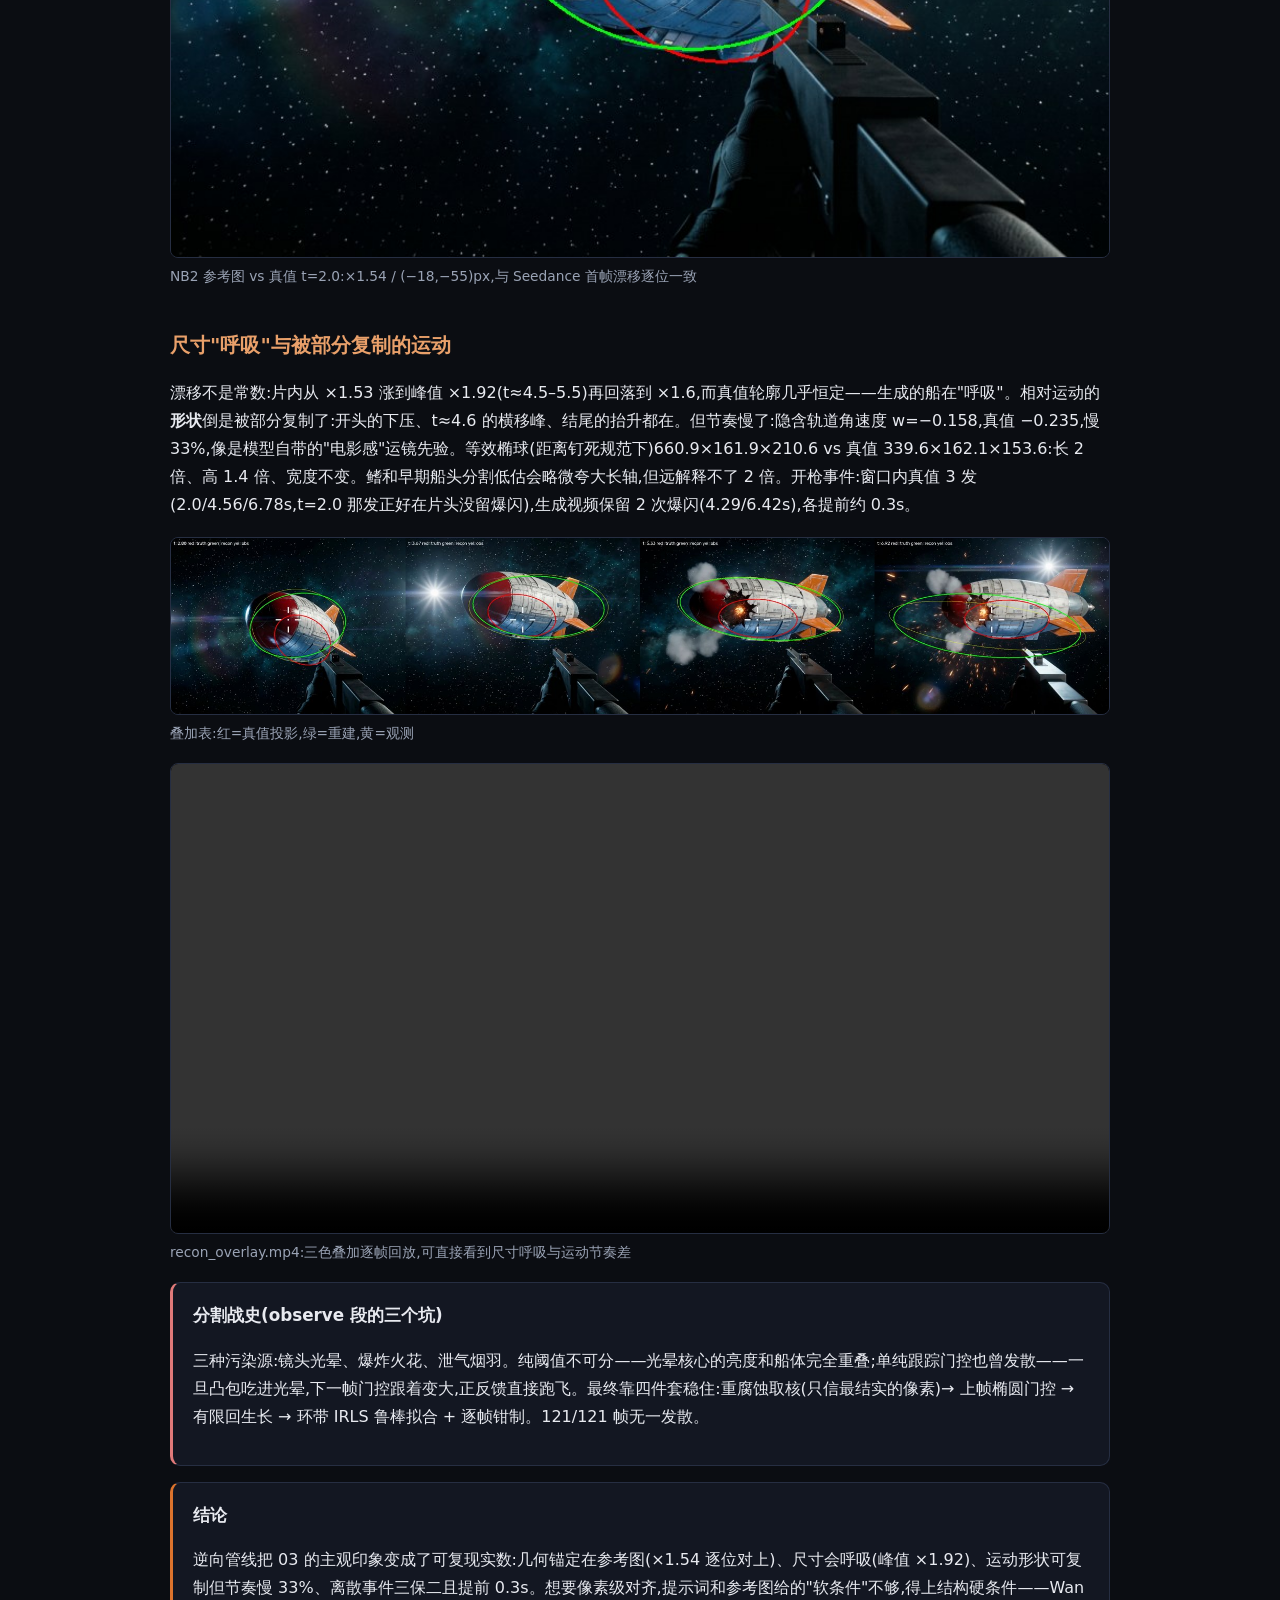
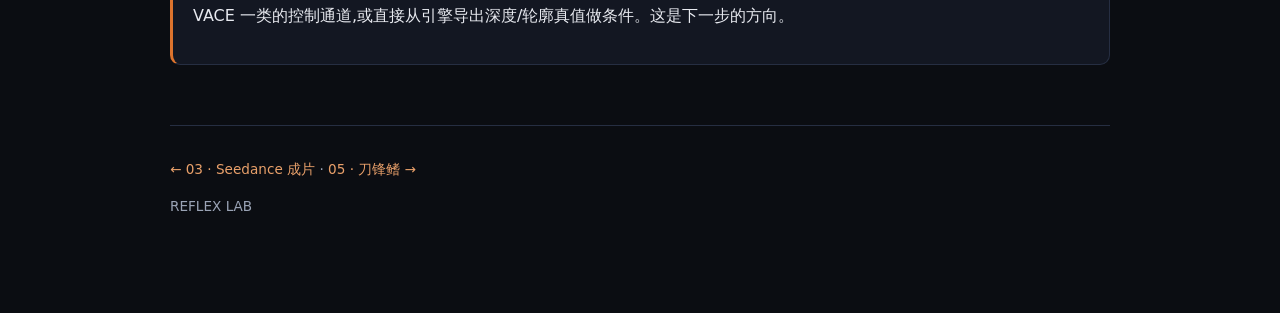
<file: entries/04-inverse-recon.html>
<!DOCTYPE html>
<html lang="zh-CN">
<head>
<meta charset="utf-8">
<meta name="viewport" content="width=device-width, initial-scale=1">
<title>04 · 逆向重建:从生成视频反推外形与轨迹 — REFLEX LAB</title>
<link rel="stylesheet" href="../assets/style.css">
<link rel="icon" href="data:image/svg+xml,<svg xmlns='http://www.w3.org/2000/svg' viewBox='0 0 100 100'><text y='.9em' font-size='90'>🛰️</text></svg>">
</head>
<body>
<header class="site"><div class="wrap"><h1><a href="../index.html">REFLEX <span class="orange">LAB</span></a></h1><p class="sub">运行时改造的 UE6 游戏 × 生成式视频 · 实验记录</p></div></header>
<div class="wrap">
<a class="nav-back" href="../index.html">← 返回目录</a>
<h1 class="title">04 · 逆向重建:从生成视频反推外形与轨迹</h1>
<p class="meta"><span class="tag">2026-09-01</span><span class="tag">inverse rendering</span><span class="tag">分割</span><span class="tag">analysis-by-synthesis</span><span class="tag">Seedance</span></p>

<h2>动机:把 03 的"漂移感"变成数字</h2>
<p>上一篇(03)肉眼能看出 Seedance 生成的飞艇比源片段"胖了、飘了",但这只是感觉。这次的问题是定量的:生成视频里的船,等效外形是什么?隐含的相机轨迹是什么?偏差锚在哪一帧、哪个输入上?为此在 REFLEX 仓库写了 <code>tools/video_recon.py</code>,一条 calib → observe → fit 的三段管线,输入是 121 帧 @24fps、1664×1248 的 <code>seedance_ep0008_nb2_v2_geolock.mp4</code>,真值是引擎逐帧记录的 <code>episode.json</code>(片段 t=0 对应 episode t=2.0,源画面为 1280×720 母版上 192,48 起 896×672 的裁切,f=640px,主点 448,312)。</p>

<h2>管线第一段:calib —— 先证明投影模型可信</h2>
<p>把真值椭球当作 dual-quadric,用记录的相机位姿解析投影回<strong>源片段</strong>。一个容易踩的细节:引擎记录的 radii 是壳的中面,外表面要再加 22cm 半壳厚。修正后逐帧轮廓紧贴船体——投影模型可信,后面所有拟合都建立在这一步之上。</p>
<figure><img src="../assets/recon_calib.jpg"><figcaption>calib:真值椭球(dual-quadric)投影回源片段,轮廓逐帧贴合船体,相机/投影模型通过校验</figcaption></figure>

<h2>第二段:observe —— 121 帧逐帧分割</h2>
<p>生成视频里没有任何真值,只能靠分割。最终配方:亮度(lum&gt;55)∪ 红色主导掩码(兜住暗红船头)→ 扣掉静态枪械多边形 → 重腐蚀取核 + 上一帧椭圆门控(拒掉太阳光晕、星云、泄气烟羽)→ 有限"回生长" → 在环带边缘点上做 IRLS 鲁棒椭圆拟合,并逐帧钳制(中心 ≤5px、轴长 ≤1.5%、角度 ≤2°)。产物是 <code>observations.json</code>,121/121 帧全部稳定。</p>
<figure><img src="../assets/recon_observe.jpg"><figcaption>observe:逐帧分割 QA 表,腐蚀核+门控+环带鲁棒拟合后的观测椭圆</figcaption></figure>

<h2>第三段:fit —— 用合成去分析</h2>
<p>内层对每帧用 2×2 牛顿解 yaw/pitch,让投影中心对准观测中心;外层做鲁棒最小二乘,同时拟合椭球三轴、焦距、时间偏移和轨道族参数(theta0/w/r_p/z_p),匹配轮廓协方差。<strong>规范(gauge)选择</strong>:纯图像数据分不开"船变大"和"相机变近",所以把相机距离参数(r0/r_amp/z_amp)钉死在真值上,尺寸变化全部记在船头上。拟合残差 RMS 0.145,拟合焦距 697.5px(假设 640px),时偏 −0.036s。</p>
<figure><img src="../assets/recon_curves.jpg"><figcaption>fit:重建曲线 vs 真值曲线。开头下压、t≈4.6 横移峰、结尾抬升三个运动特征在两条曲线里都出现</figcaption></figure>

<div class="kpi">
<div class="box"><div class="v">×1.54</div><div class="k">首帧线性放大(面积 ×2.4)</div></div>
<div class="box"><div class="v">33%</div><div class="k">隐含轨道角速度偏慢(−0.158 vs −0.235)</div></div>
<div class="box"><div class="v">2×</div><div class="k">等效椭球长轴 661 vs 真值 340</div></div>
<div class="box"><div class="v">2/3</div><div class="k">开枪事件保留(且各提前约 0.3s)</div></div>
</div>

<h2>铁证:几何锚在 @Image1,不是 @Video1</h2>
<p>NB2 参考图相对真值 t=2.0 帧:线性放大 ×1.54(面积 ×2.4),中心偏移 (−18,−55)px。而 Seedance 生成视频<strong>首帧</strong>的漂移量是 ×1.557、(−18,−56)px——与 NB2 逐位一致。结论只有一个:Seedance 把几何锚定在 @Image1(参考图)上,而不是 @Video1(源片段)上。03 里看到的"整体偏胖偏移"不是扩散噪声,是条件优先级问题。</p>
<figure><img src="../assets/recon_nb2_vs_truth.jpg"><figcaption>NB2 参考图 vs 真值 t=2.0:×1.54 / (−18,−55)px,与 Seedance 首帧漂移逐位一致</figcaption></figure>

<h2>尺寸"呼吸"与被部分复制的运动</h2>
<p>漂移不是常数:片内从 ×1.53 涨到峰值 ×1.92(t≈4.5–5.5)再回落到 ×1.6,而真值轮廓几乎恒定——生成的船在"呼吸"。相对运动的<strong>形状</strong>倒是被部分复制了:开头的下压、t≈4.6 的横移峰、结尾的抬升都在。但节奏慢了:隐含轨道角速度 w=−0.158,真值 −0.235,慢 33%,像是模型自带的"电影感"运镜先验。等效椭球(距离钉死规范下)660.9×161.9×210.6 vs 真值 339.6×162.1×153.6:长 2 倍、高 1.4 倍、宽度不变。鳍和早期船头分割低估会略微夸大长轴,但远解释不了 2 倍。开枪事件:窗口内真值 3 发(2.0/4.56/6.78s,t=2.0 那发正好在片头没留爆闪),生成视频保留 2 次爆闪(4.29/6.42s),各提前约 0.3s。</p>
<figure><img src="../assets/recon_overlay_sheet.jpg"><figcaption>叠加表:红=真值投影,绿=重建,黄=观测</figcaption></figure>
<figure><video controls preload="metadata" src="../assets/recon_overlay.mp4"></video><figcaption>recon_overlay.mp4:三色叠加逐帧回放,可直接看到尺寸呼吸与运动节奏差</figcaption></figure>

<div class="card warn">
<h3>分割战史(observe 段的三个坑)</h3>
<p>三种污染源:镜头光晕、爆炸火花、泄气烟羽。纯阈值不可分——光晕核心的亮度和船体完全重叠;单纯跟踪门控也曾发散——一旦凸包吃进光晕,下一帧门控跟着变大,正反馈直接跑飞。最终靠四件套稳住:重腐蚀取核(只信最结实的像素)→ 上帧椭圆门控 → 有限回生长 → 环带 IRLS 鲁棒拟合 + 逐帧钳制。121/121 帧无一发散。</p>
</div>

<div class="card law">
<h3>结论</h3>
<p>逆向管线把 03 的主观印象变成了可复现实数:几何锚定在参考图(×1.54 逐位对上)、尺寸会呼吸(峰值 ×1.92)、运动形状可复制但节奏慢 33%、离散事件三保二且提前 0.3s。想要像素级对齐,提示词和参考图给的"软条件"不够,得上结构硬条件——Wan VACE 一类的控制通道,或直接从引擎导出深度/轮廓真值做条件。这是下一步的方向。</p>
</div>

<footer>
<p><a href="03-seedance-films.html">← 03 · Seedance 成片</a> · <a href="05-blade-fins.html">05 · 刀锋鳍 →</a></p>
<p>REFLEX LAB</p>
</footer>
</div>
</body>
</html>
</file>
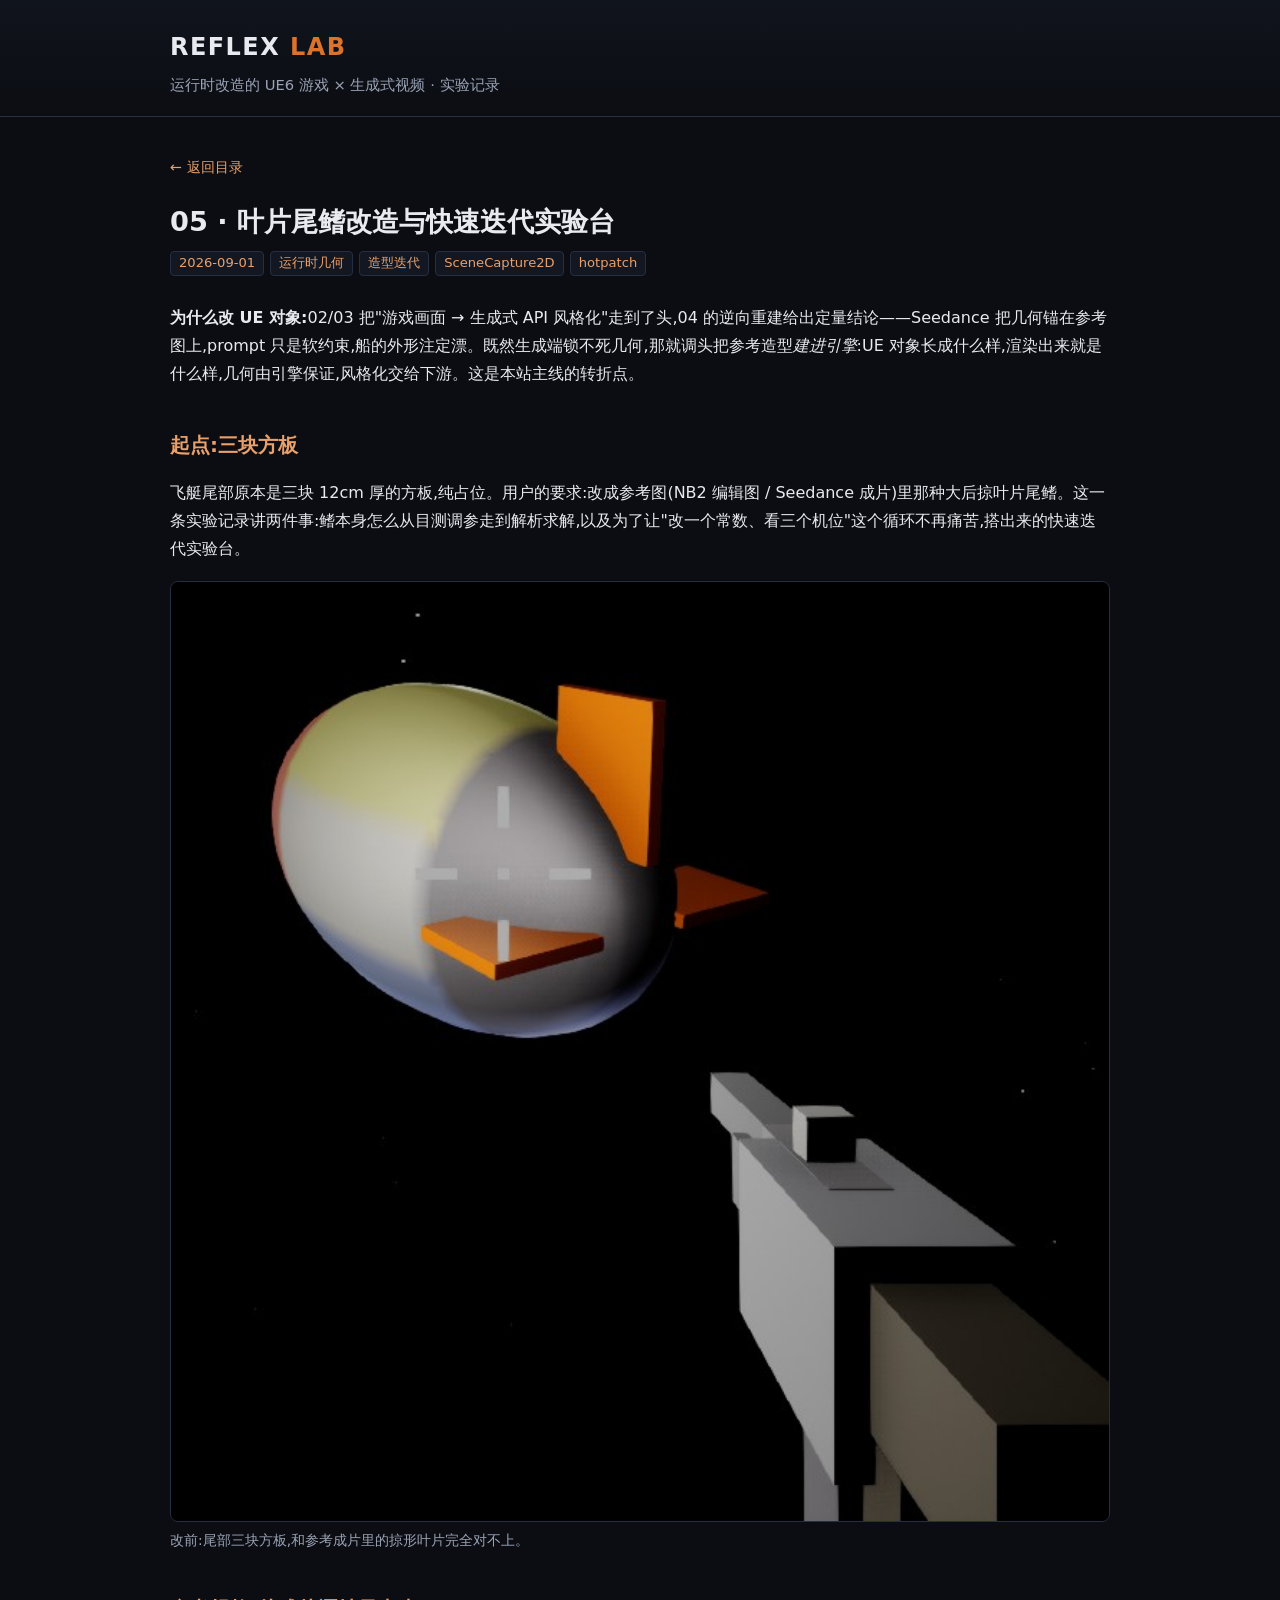
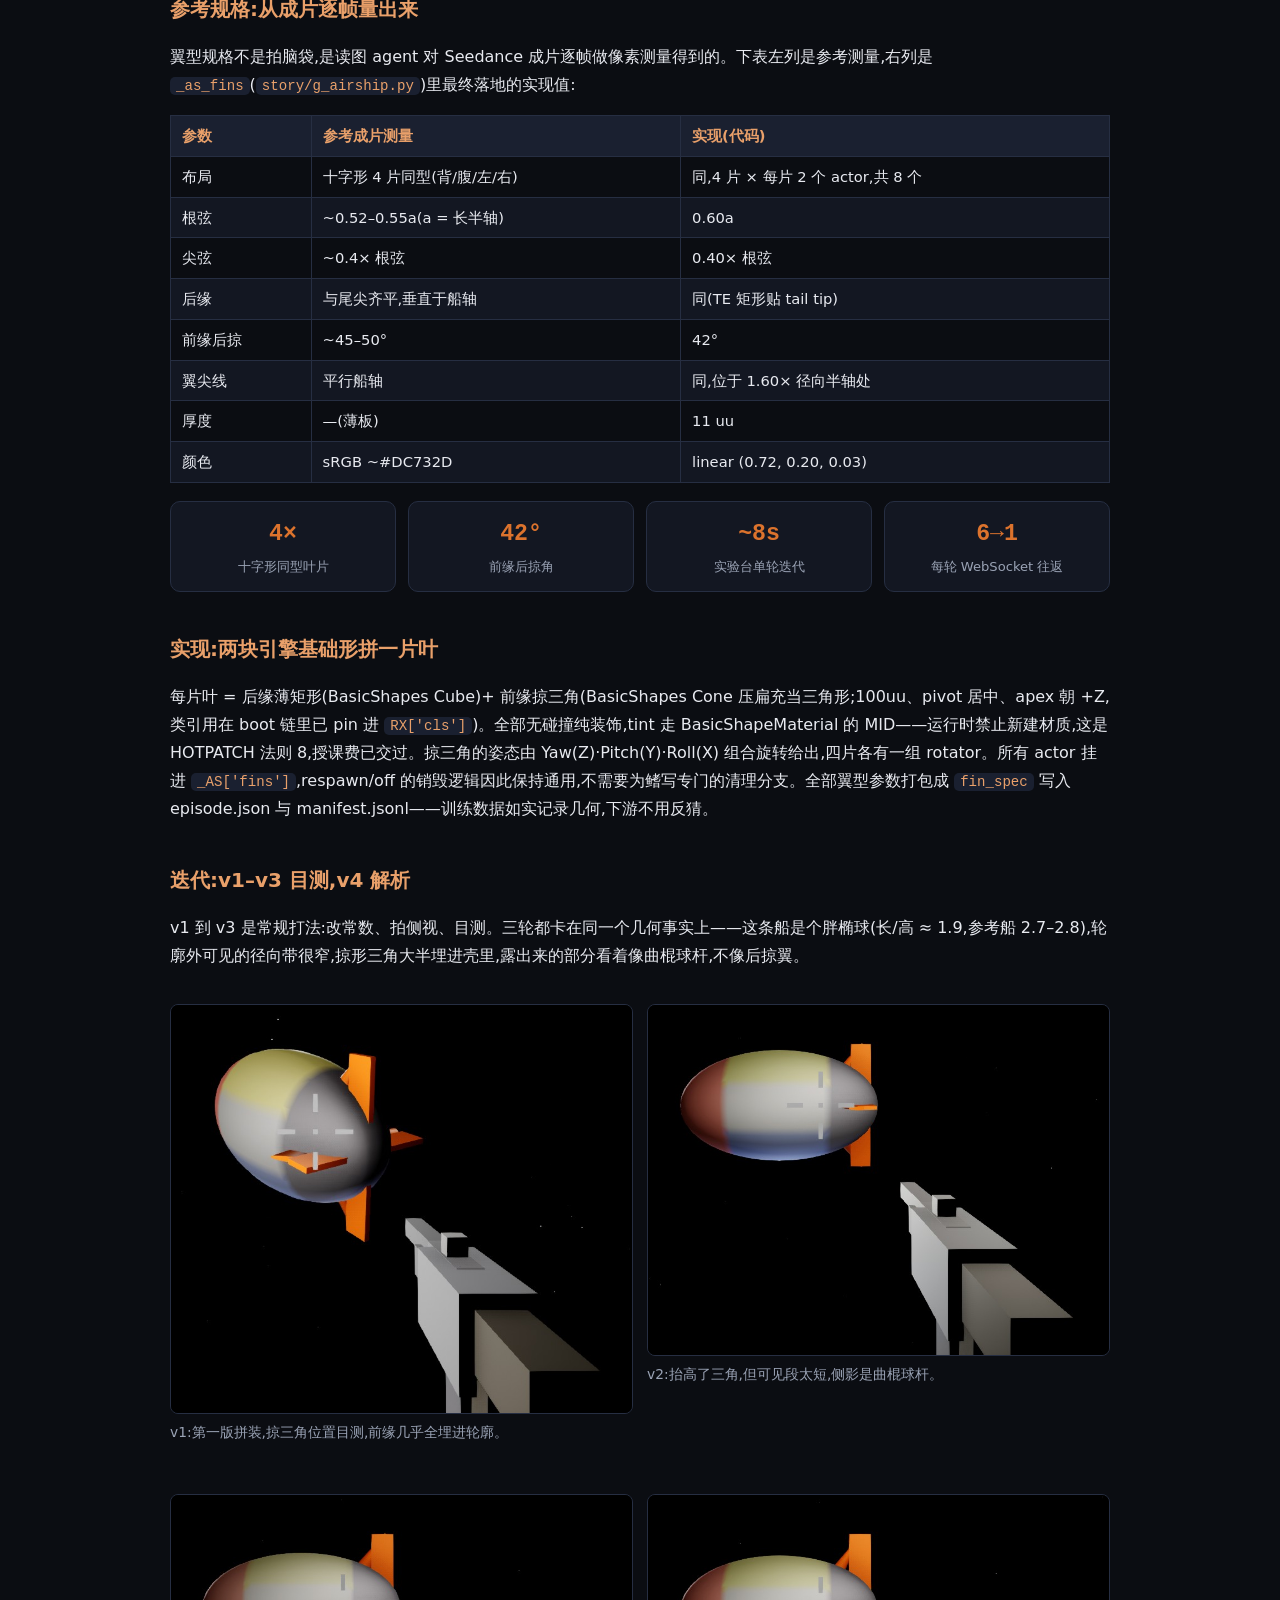
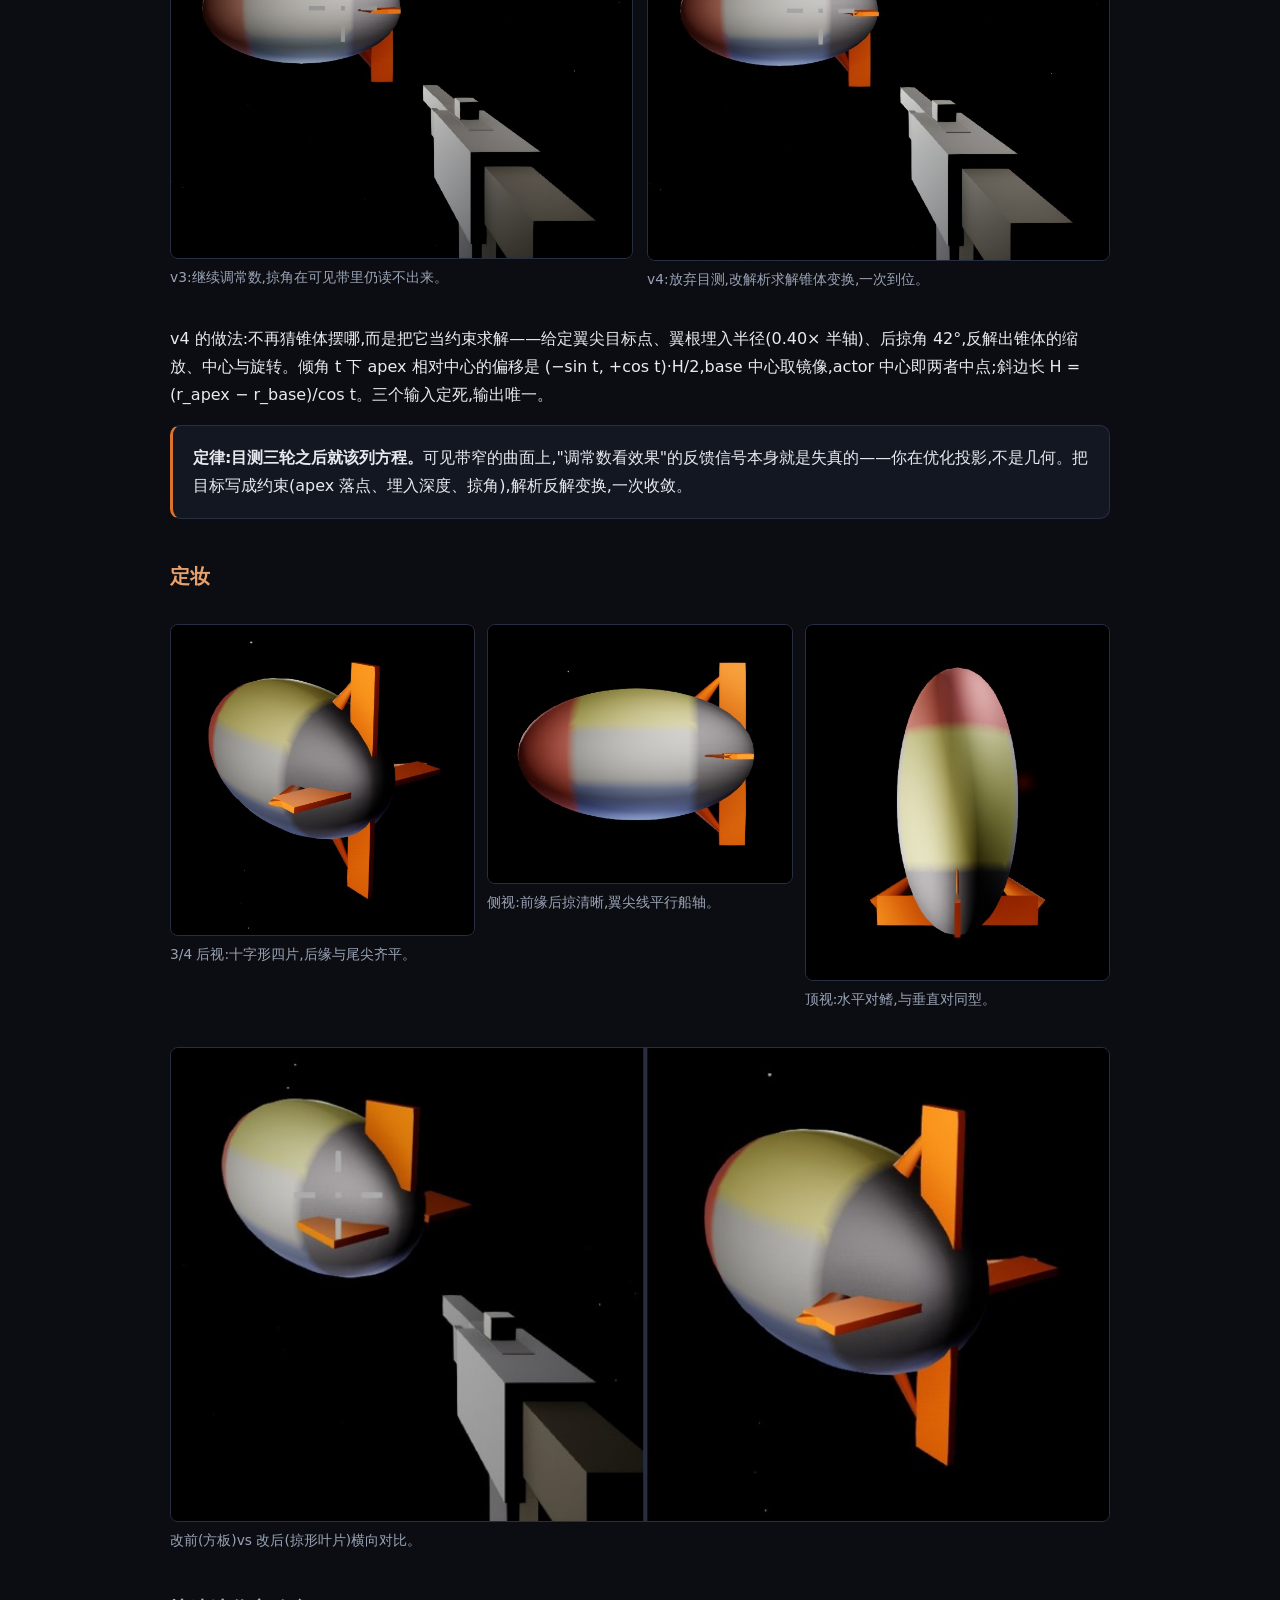
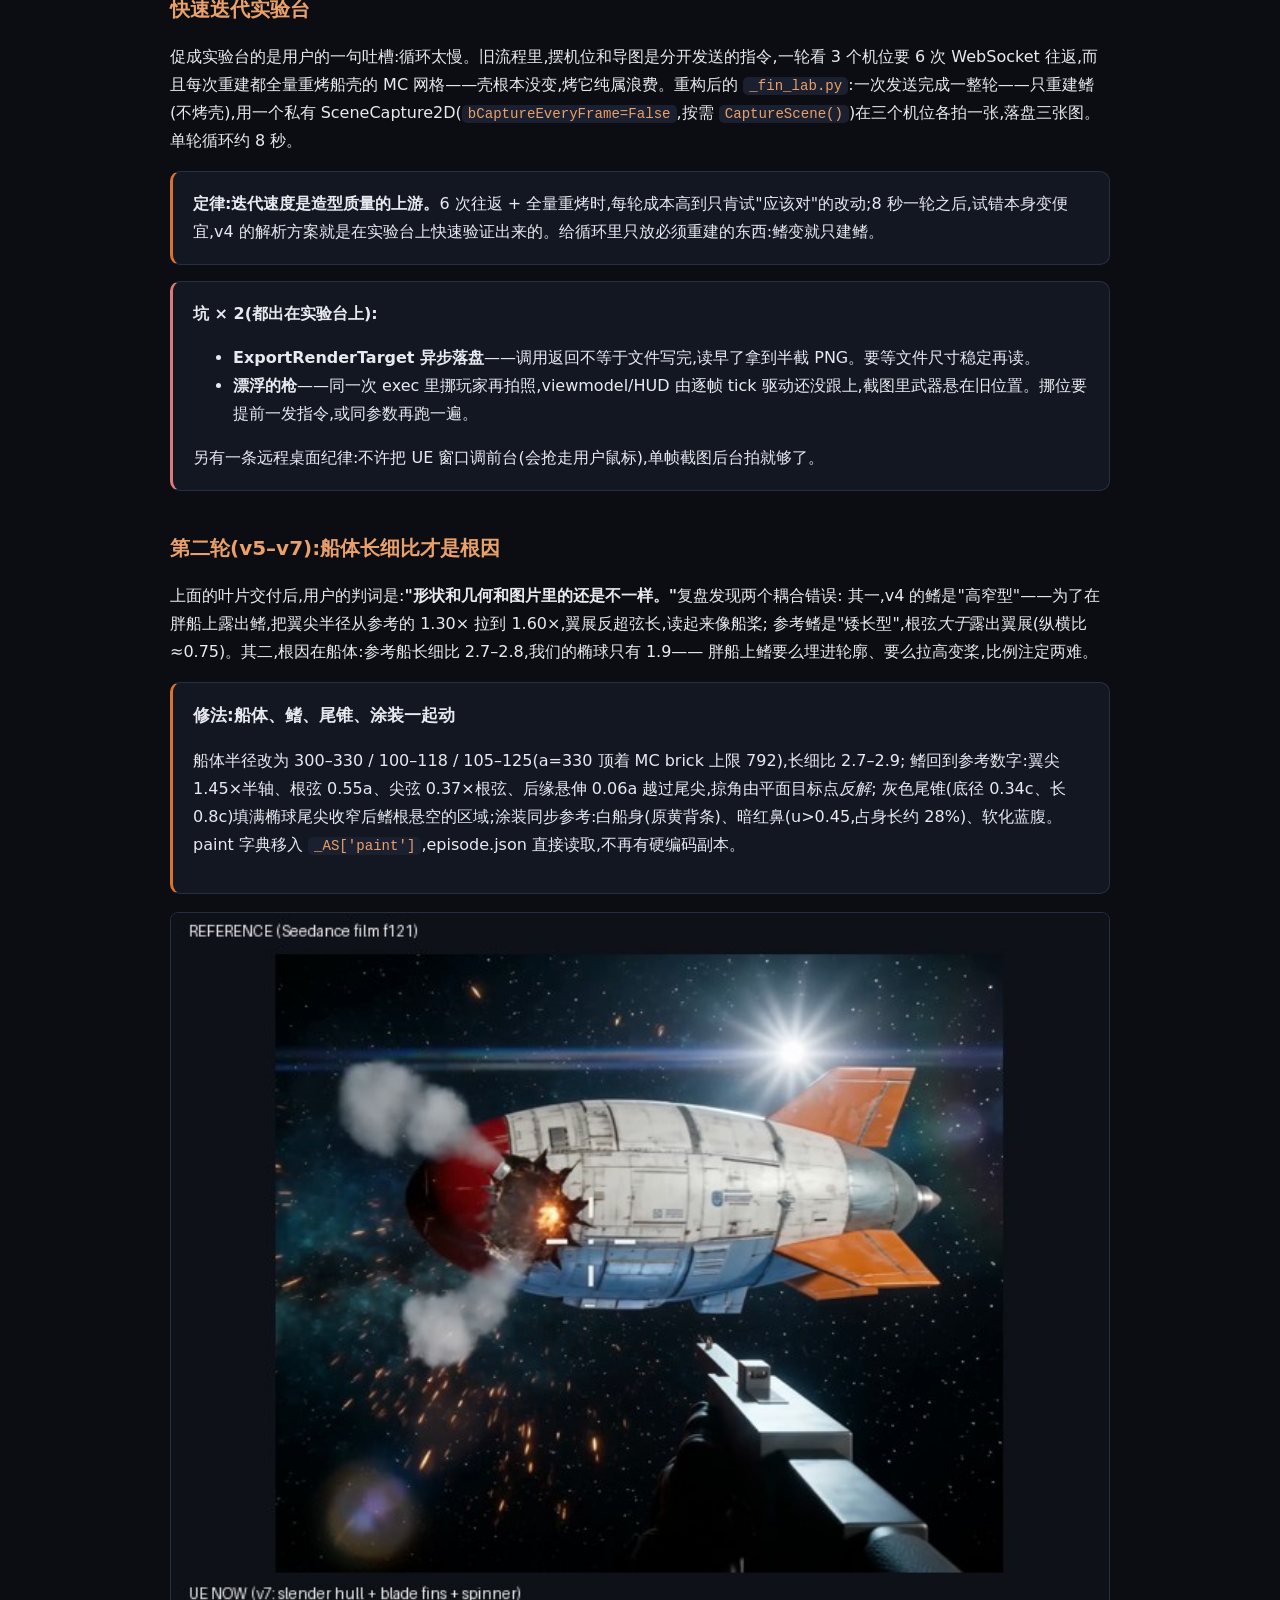
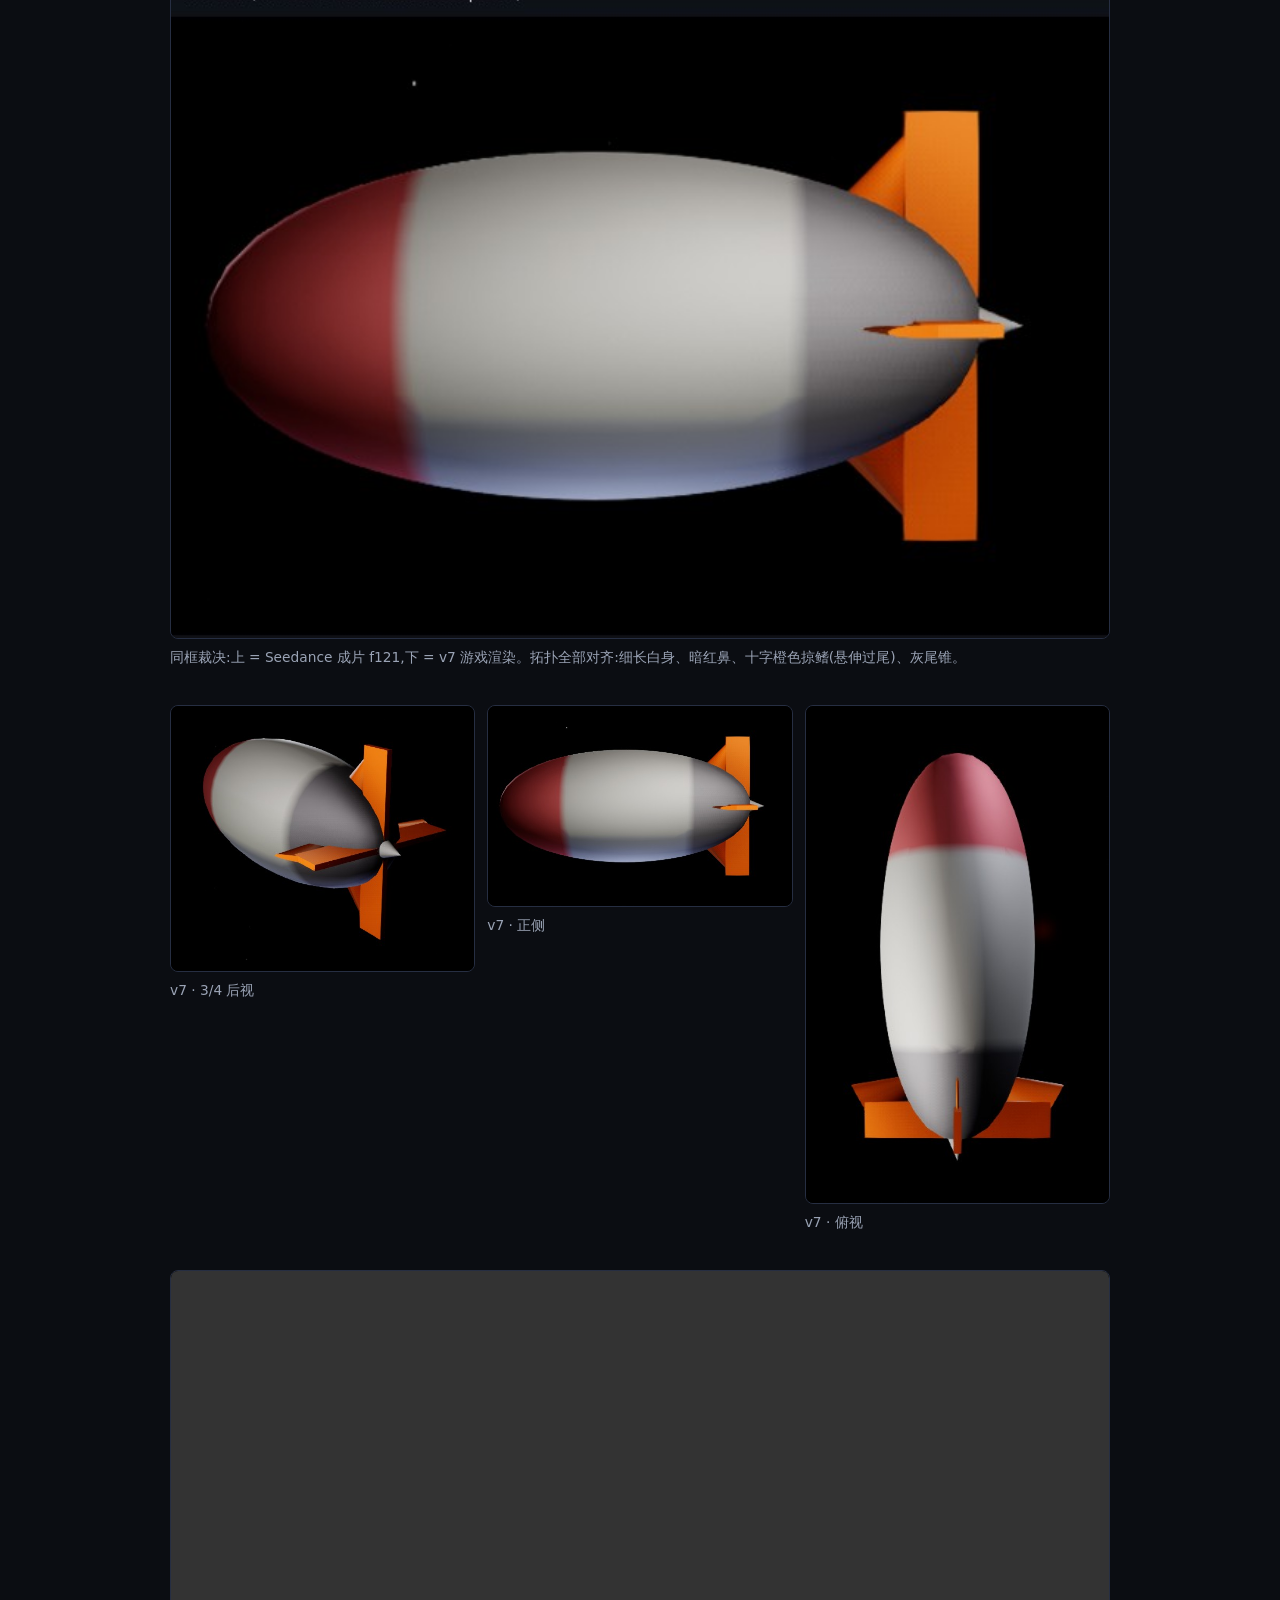
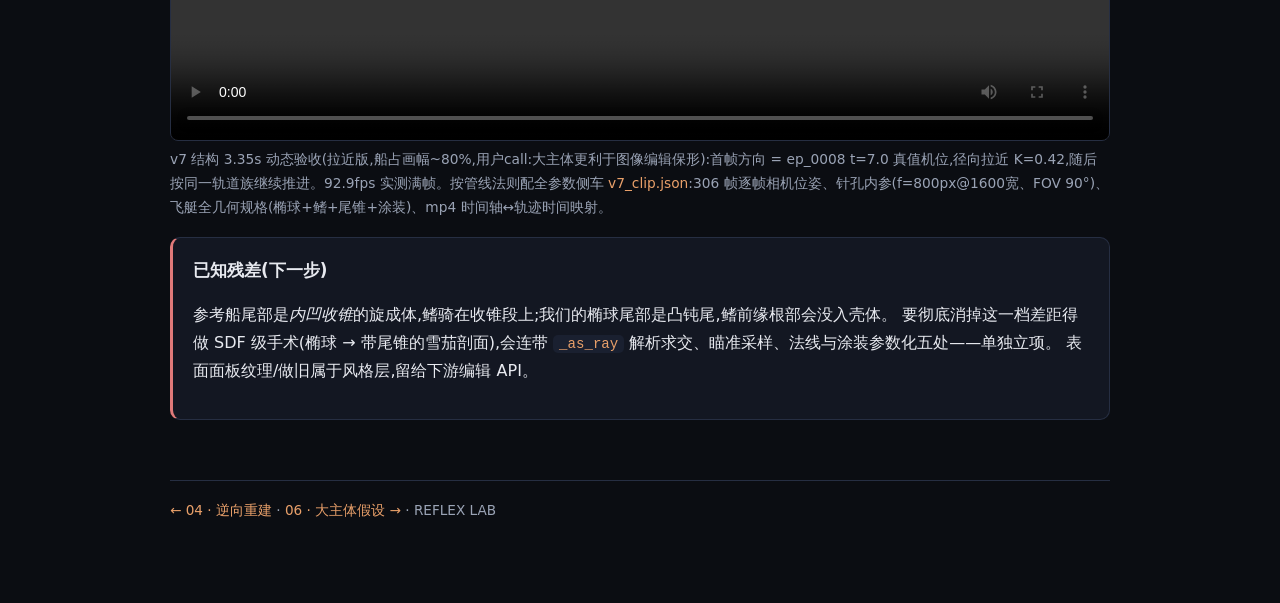
<file: entries/05-blade-fins.html>
<!DOCTYPE html>
<html lang="zh-CN">
<head>
<meta charset="utf-8">
<meta name="viewport" content="width=device-width, initial-scale=1">
<title>05 · 叶片尾鳍改造与快速迭代实验台 — REFLEX LAB</title>
<link rel="stylesheet" href="../assets/style.css">
<link rel="icon" href="data:image/svg+xml,<svg xmlns='http://www.w3.org/2000/svg' viewBox='0 0 100 100'><text y='.9em' font-size='90'>🛰️</text></svg>">
</head>
<body>
<header class="site"><div class="wrap"><h1><a href="../index.html">REFLEX <span class="orange">LAB</span></a></h1><p class="sub">运行时改造的 UE6 游戏 × 生成式视频 · 实验记录</p></div></header>
<div class="wrap">
<a class="nav-back" href="../index.html">← 返回目录</a>
<h1 class="title">05 · 叶片尾鳍改造与快速迭代实验台</h1>
<p class="meta"><span class="tag">2026-09-01</span><span class="tag">运行时几何</span><span class="tag">造型迭代</span><span class="tag">SceneCapture2D</span><span class="tag">hotpatch</span></p>

<p><strong>为什么改 UE 对象:</strong>02/03 把"游戏画面 → 生成式 API 风格化"走到了头,04 的逆向重建给出定量结论——Seedance 把几何锚在参考图上,prompt 只是软约束,船的外形注定漂。既然生成端锁不死几何,那就调头把参考造型<em>建进引擎</em>:UE 对象长成什么样,渲染出来就是什么样,几何由引擎保证,风格化交给下游。这是本站主线的转折点。</p>

<h2>起点:三块方板</h2>
<p>飞艇尾部原本是三块 12cm 厚的方板,纯占位。用户的要求:改成参考图(NB2 编辑图 / Seedance 成片)里那种大后掠叶片尾鳍。这一条实验记录讲两件事:鳍本身怎么从目测调参走到解析求解,以及为了让"改一个常数、看三个机位"这个循环不再痛苦,搭出来的快速迭代实验台。</p>
<figure><img src="../assets/fins_before.jpg" alt="改造前的方板尾鳍"><figcaption>改前:尾部三块方板,和参考成片里的掠形叶片完全对不上。</figcaption></figure>

<h2>参考规格:从成片逐帧量出来</h2>
<p>翼型规格不是拍脑袋,是读图 agent 对 Seedance 成片逐帧做像素测量得到的。下表左列是参考测量,右列是 <code>_as_fins</code>(<code>story/g_airship.py</code>)里最终落地的实现值:</p>
<table>
<thead><tr><th>参数</th><th>参考成片测量</th><th>实现(代码)</th></tr></thead>
<tbody>
<tr><td>布局</td><td>十字形 4 片同型(背/腹/左/右)</td><td>同,4 片 × 每片 2 个 actor,共 8 个</td></tr>
<tr><td>根弦</td><td>~0.52–0.55a(a = 长半轴)</td><td>0.60a</td></tr>
<tr><td>尖弦</td><td>~0.4× 根弦</td><td>0.40× 根弦</td></tr>
<tr><td>后缘</td><td>与尾尖齐平,垂直于船轴</td><td>同(TE 矩形贴 tail tip)</td></tr>
<tr><td>前缘后掠</td><td>~45–50°</td><td>42°</td></tr>
<tr><td>翼尖线</td><td>平行船轴</td><td>同,位于 1.60× 径向半轴处</td></tr>
<tr><td>厚度</td><td>—(薄板)</td><td>11 uu</td></tr>
<tr><td>颜色</td><td>sRGB ~#DC732D</td><td>linear (0.72, 0.20, 0.03)</td></tr>
</tbody>
</table>

<div class="kpi">
<div class="box"><div class="v">4×</div><div class="k">十字形同型叶片</div></div>
<div class="box"><div class="v">42°</div><div class="k">前缘后掠角</div></div>
<div class="box"><div class="v">~8s</div><div class="k">实验台单轮迭代</div></div>
<div class="box"><div class="v">6→1</div><div class="k">每轮 WebSocket 往返</div></div>
</div>

<h2>实现:两块引擎基础形拼一片叶</h2>
<p>每片叶 = 后缘薄矩形(BasicShapes Cube)+ 前缘掠三角(BasicShapes Cone 压扁充当三角形;100uu、pivot 居中、apex 朝 +Z,类引用在 boot 链里已 pin 进 <code>RX['cls']</code>)。全部无碰撞纯装饰,tint 走 BasicShapeMaterial 的 MID——运行时禁止新建材质,这是 HOTPATCH 法则 8,授课费已交过。掠三角的姿态由 Yaw(Z)·Pitch(Y)·Roll(X) 组合旋转给出,四片各有一组 rotator。所有 actor 挂进 <code>_AS['fins']</code>,respawn/off 的销毁逻辑因此保持通用,不需要为鳍写专门的清理分支。全部翼型参数打包成 <code>fin_spec</code> 写入 episode.json 与 manifest.jsonl——训练数据如实记录几何,下游不用反猜。</p>

<h2>迭代:v1–v3 目测,v4 解析</h2>
<p>v1 到 v3 是常规打法:改常数、拍侧视、目测。三轮都卡在同一个几何事实上——这条船是个胖椭球(长/高 ≈ 1.9,参考船 2.7–2.8),轮廓外可见的径向带很窄,掠形三角大半埋进壳里,露出来的部分看着像曲棍球杆,不像后掠翼。</p>
<div class="grid2">
<figure><img src="../assets/fins_v1.jpg" alt="v1"><figcaption>v1:第一版拼装,掠三角位置目测,前缘几乎全埋进轮廓。</figcaption></figure>
<figure><img src="../assets/fins_v2_side.jpg" alt="v2 侧视"><figcaption>v2:抬高了三角,但可见段太短,侧影是曲棍球杆。</figcaption></figure>
<figure><img src="../assets/fins_v3_side.jpg" alt="v3 侧视"><figcaption>v3:继续调常数,掠角在可见带里仍读不出来。</figcaption></figure>
<figure><img src="../assets/fins_v4_side.jpg" alt="v4 侧视"><figcaption>v4:放弃目测,改解析求解锥体变换,一次到位。</figcaption></figure>
</div>
<p>v4 的做法:不再猜锥体摆哪,而是把它当约束求解——给定翼尖目标点、翼根埋入半径(0.40× 半轴)、后掠角 42°,反解出锥体的缩放、中心与旋转。倾角 t 下 apex 相对中心的偏移是 (−sin t, +cos t)·H/2,base 中心取镜像,actor 中心即两者中点;斜边长 H = (r_apex − r_base)/cos t。三个输入定死,输出唯一。</p>

<div class="card law"><strong>定律:目测三轮之后就该列方程。</strong>可见带窄的曲面上,"调常数看效果"的反馈信号本身就是失真的——你在优化投影,不是几何。把目标写成约束(apex 落点、埋入深度、掠角),解析反解变换,一次收敛。</div>

<h2>定妆</h2>
<div class="grid3">
<figure><img src="../assets/fins_final_34rear.jpg" alt="定妆 3/4 后视"><figcaption>3/4 后视:十字形四片,后缘与尾尖齐平。</figcaption></figure>
<figure><img src="../assets/fins_final_side.jpg" alt="定妆侧视"><figcaption>侧视:前缘后掠清晰,翼尖线平行船轴。</figcaption></figure>
<figure><img src="../assets/fins_final_top.jpg" alt="定妆顶视"><figcaption>顶视:水平对鳍,与垂直对同型。</figcaption></figure>
</div>
<figure><img src="../assets/fins_before_after.jpg" alt="改造前后对比"><figcaption>改前(方板)vs 改后(掠形叶片)横向对比。</figcaption></figure>

<h2>快速迭代实验台</h2>
<p>促成实验台的是用户的一句吐槽:循环太慢。旧流程里,摆机位和导图是分开发送的指令,一轮看 3 个机位要 6 次 WebSocket 往返,而且每次重建都全量重烤船壳的 MC 网格——壳根本没变,烤它纯属浪费。重构后的 <code>_fin_lab.py</code>:一次发送完成一整轮——只重建鳍(不烤壳),用一个私有 SceneCapture2D(<code>bCaptureEveryFrame=False</code>,按需 <code>CaptureScene()</code>)在三个机位各拍一张,落盘三张图。单轮循环约 8 秒。</p>

<div class="card law"><strong>定律:迭代速度是造型质量的上游。</strong>6 次往返 + 全量重烤时,每轮成本高到只肯试"应该对"的改动;8 秒一轮之后,试错本身变便宜,v4 的解析方案就是在实验台上快速验证出来的。给循环里只放必须重建的东西:鳍变就只建鳍。</div>

<div class="card warn"><strong>坑 × 2(都出在实验台上):</strong>
<ul>
<li><strong>ExportRenderTarget 异步落盘</strong>——调用返回不等于文件写完,读早了拿到半截 PNG。要等文件尺寸稳定再读。</li>
<li><strong>漂浮的枪</strong>——同一次 exec 里挪玩家再拍照,viewmodel/HUD 由逐帧 tick 驱动还没跟上,截图里武器悬在旧位置。挪位要提前一发指令,或同参数再跑一遍。</li>
</ul>
另有一条远程桌面纪律:不许把 UE 窗口调前台(会抢走用户鼠标),单帧截图后台拍就够了。</div>

<h2>第二轮(v5–v7):船体长细比才是根因</h2>
<p>上面的叶片交付后,用户的判词是:<strong>"形状和几何和图片里的还是不一样。"</strong>复盘发现两个耦合错误:
其一,v4 的鳍是"高窄型"——为了在胖船上露出鳍,把翼尖半径从参考的 1.30× 拉到 1.60×,翼展反超弦长,读起来像船桨;
参考鳍是"矮长型",根弦<em>大于</em>露出翼展(纵横比 ≈0.75)。其二,根因在船体:参考船长细比 2.7–2.8,我们的椭球只有 1.9——
胖船上鳍要么埋进轮廓、要么拉高变桨,比例注定两难。</p>
<div class="card law">
  <h3>修法:船体、鳍、尾锥、涂装一起动</h3>
  <p>船体半径改为 300–330 / 100–118 / 105–125(a=330 顶着 MC brick 上限 792),长细比 2.7–2.9;
  鳍回到参考数字:翼尖 1.45×半轴、根弦 0.55a、尖弦 0.37×根弦、后缘悬伸 0.06a 越过尾尖,掠角由平面目标点<em>反解</em>;
  灰色尾锥(底径 0.34c、长 0.8c)填满椭球尾尖收窄后鳍根悬空的区域;涂装同步参考:白船身(原黄背条)、暗红鼻(u&gt;0.45,占身长约 28%)、软化蓝腹。
  paint 字典移入 <code>_AS['paint']</code>,episode.json 直接读取,不再有硬编码副本。</p>
</div>
<figure><img src="../assets/ref_vs_v7_side.jpg" alt="参考帧与 v7 同框对比"><figcaption>同框裁决:上 = Seedance 成片 f121,下 = v7 游戏渲染。拓扑全部对齐:细长白身、暗红鼻、十字橙色掠鳍(悬伸过尾)、灰尾锥。</figcaption></figure>
<div class="grid3">
  <figure><img src="../assets/v7_34rear.jpg" alt="v7 3/4 后视"><figcaption>v7 · 3/4 后视</figcaption></figure>
  <figure><img src="../assets/v7_side.jpg" alt="v7 正侧"><figcaption>v7 · 正侧</figcaption></figure>
  <figure><img src="../assets/v7_top.jpg" alt="v7 俯视"><figcaption>v7 · 俯视</figcaption></figure>
</div>
<figure><video controls preload="metadata" src="../assets/v7_clip.mp4"></video><figcaption>v7 结构 3.35s 动态验收(拉近版,船占画幅~80%,用户call:大主体更利于图像编辑保形):首帧方向 = ep_0008 t=7.0 真值机位,径向拉近 K=0.42,随后按同一轨道族继续推进。92.9fps 实测满帧。按管线法则配全参数侧车 <a href="../assets/v7_clip.json">v7_clip.json</a>:306 帧逐帧相机位姿、针孔内参(f=800px@1600宽、FOV 90°)、飞艇全几何规格(椭球+鳍+尾锥+涂装)、mp4 时间轴↔轨迹时间映射。</figcaption></figure>

<div class="card warn">
  <h3>已知残差(下一步)</h3>
  <p>参考船尾部是<em>内凹收锥</em>的旋成体,鳍骑在收锥段上;我们的椭球尾部是凸钝尾,鳍前缘根部会没入壳体。
  要彻底消掉这一档差距得做 SDF 级手术(椭球 → 带尾锥的雪茄剖面),会连带 <code>_as_ray</code> 解析求交、瞄准采样、法线与涂装参数化五处——单独立项。
  表面面板纹理/做旧属于风格层,留给下游编辑 API。</p>
</div>

<footer><a href="04-inverse-recon.html">← 04 · 逆向重建</a> · <a href="06-bigsubject.html">06 · 大主体假设 →</a> · REFLEX LAB</footer>
</div>
</body>
</html>
</file>
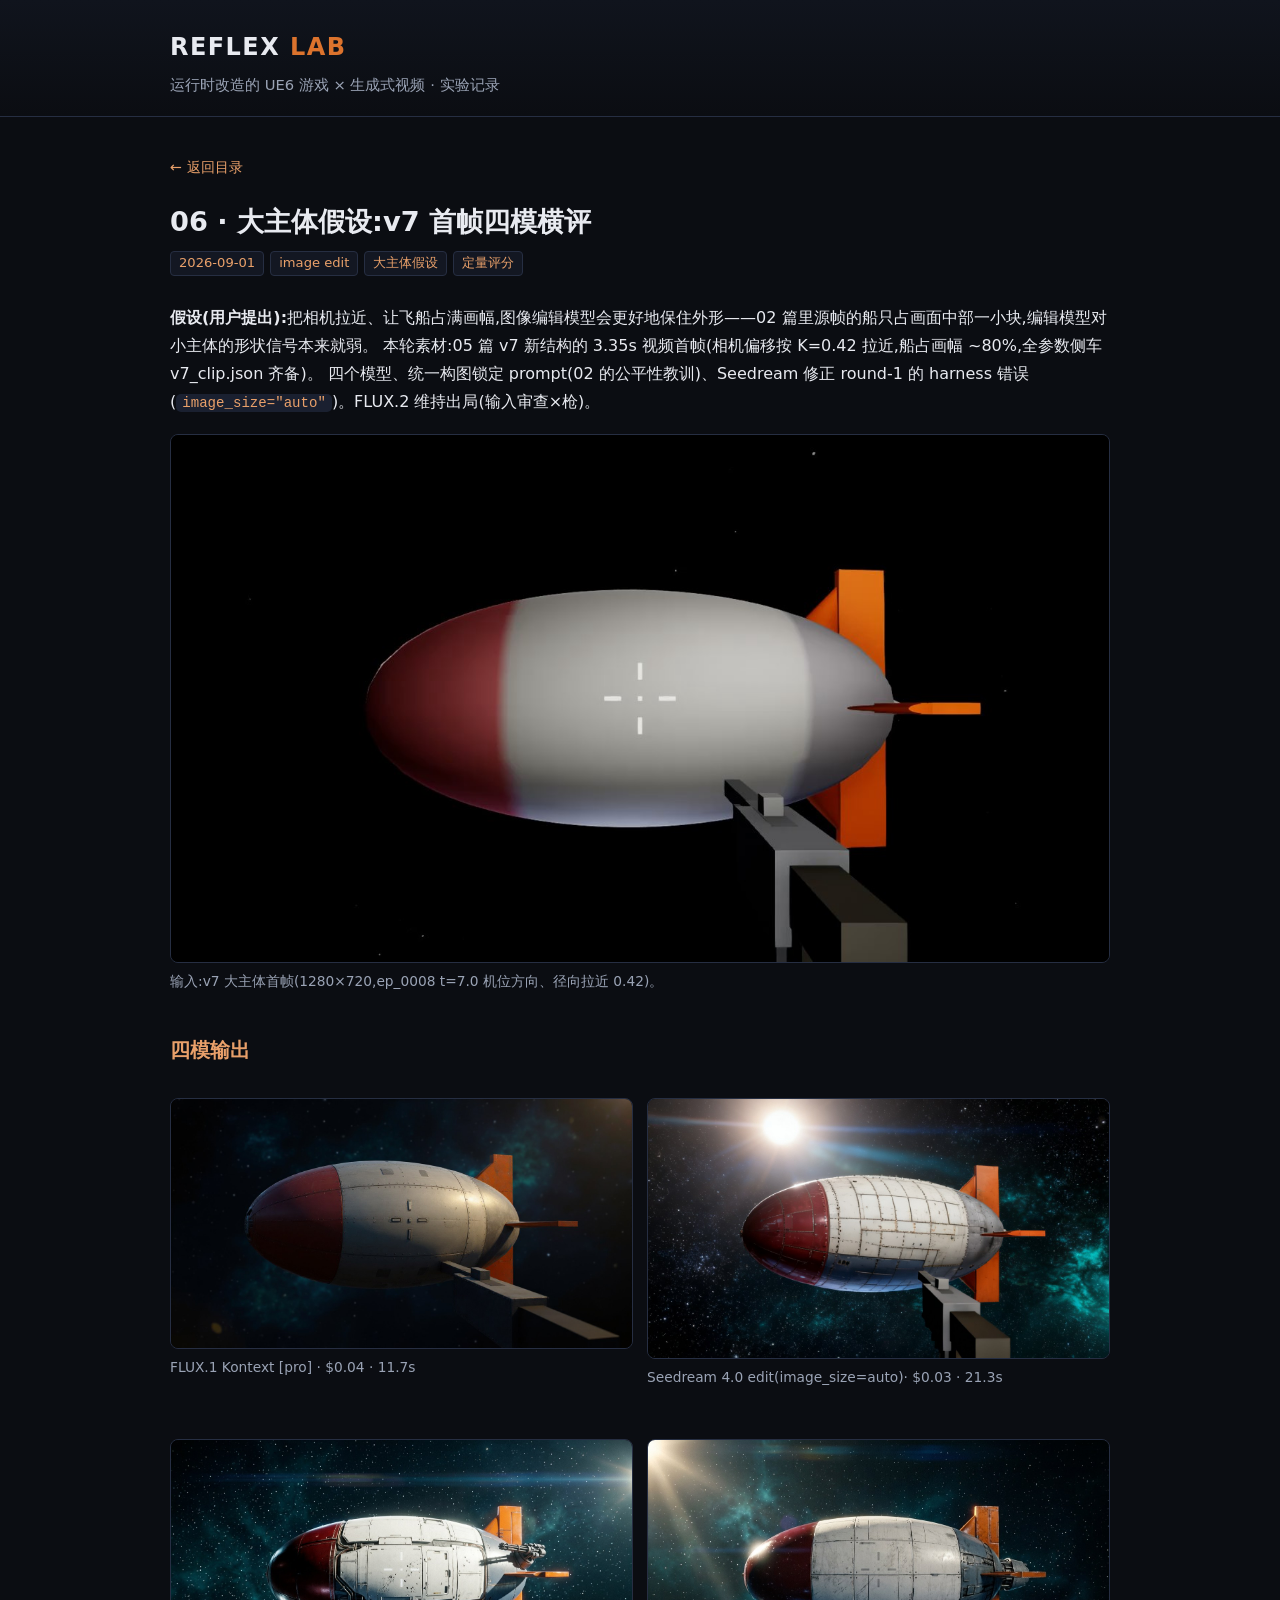
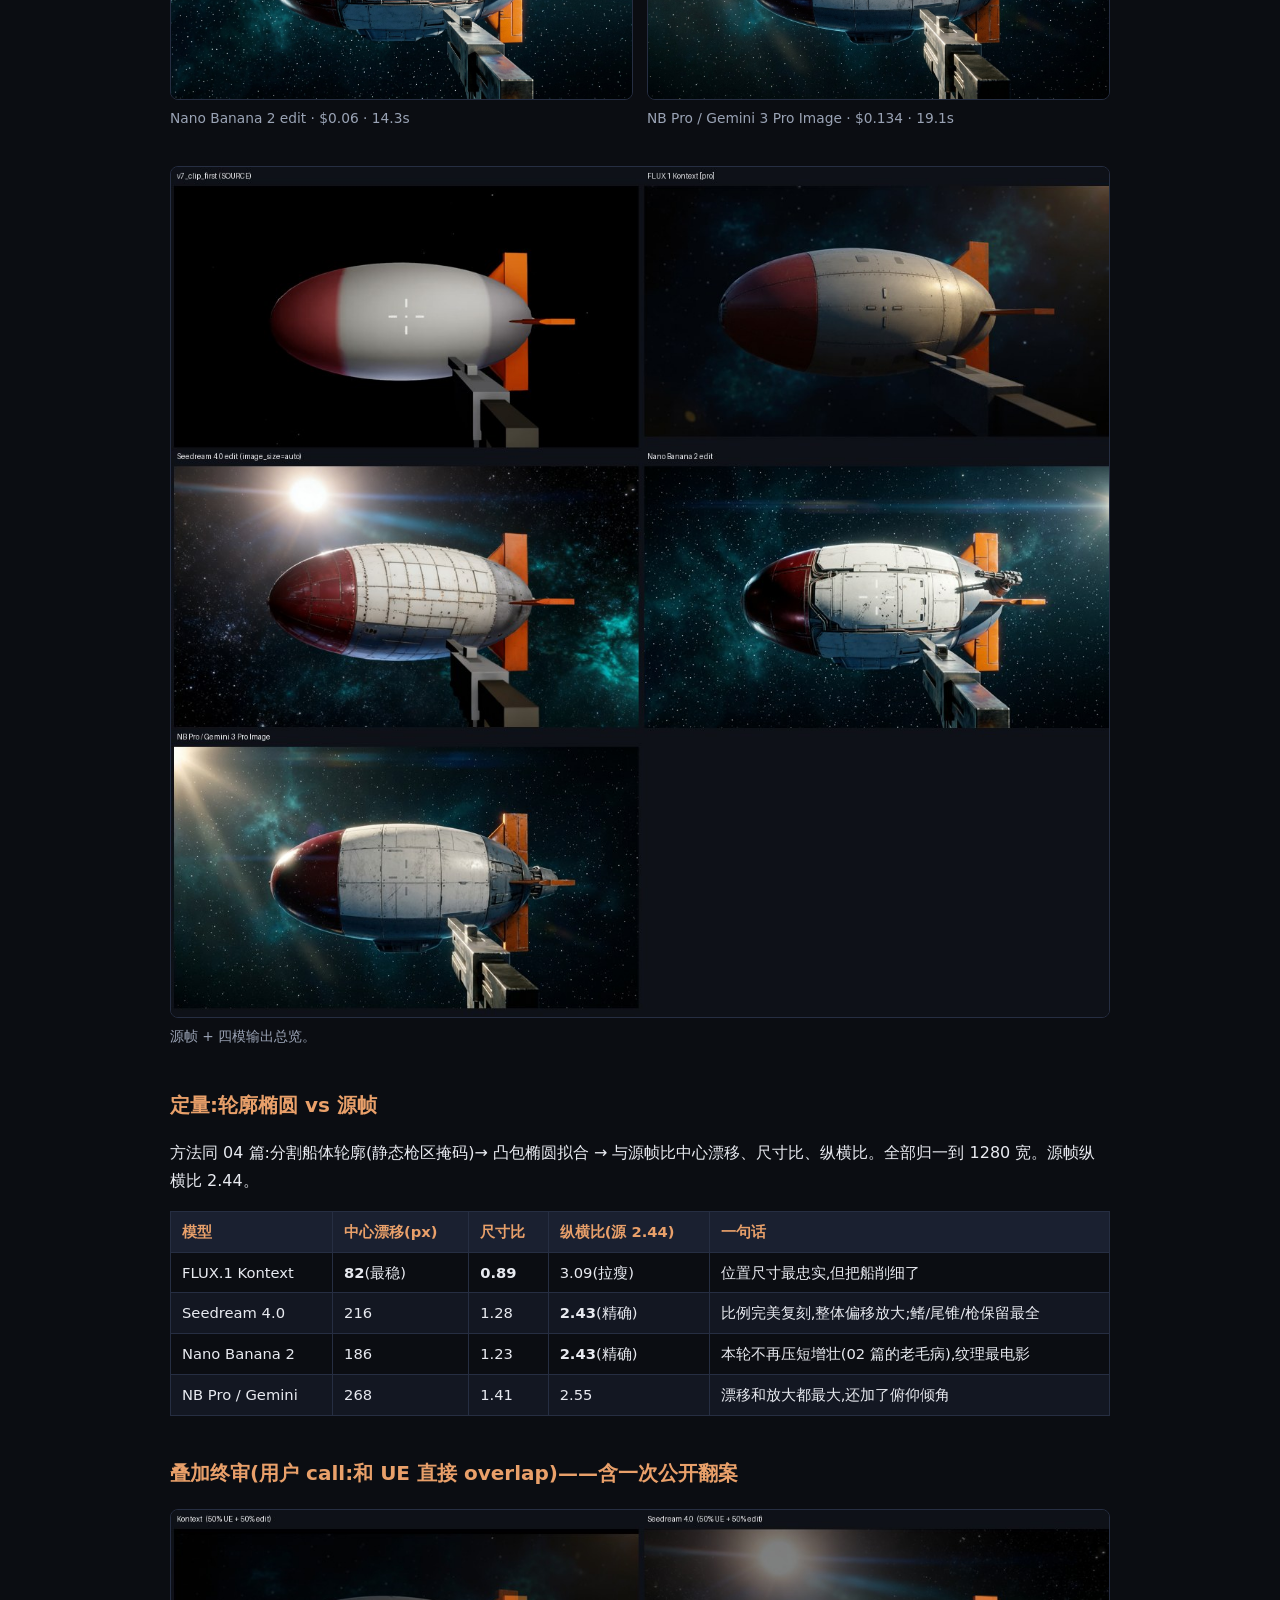
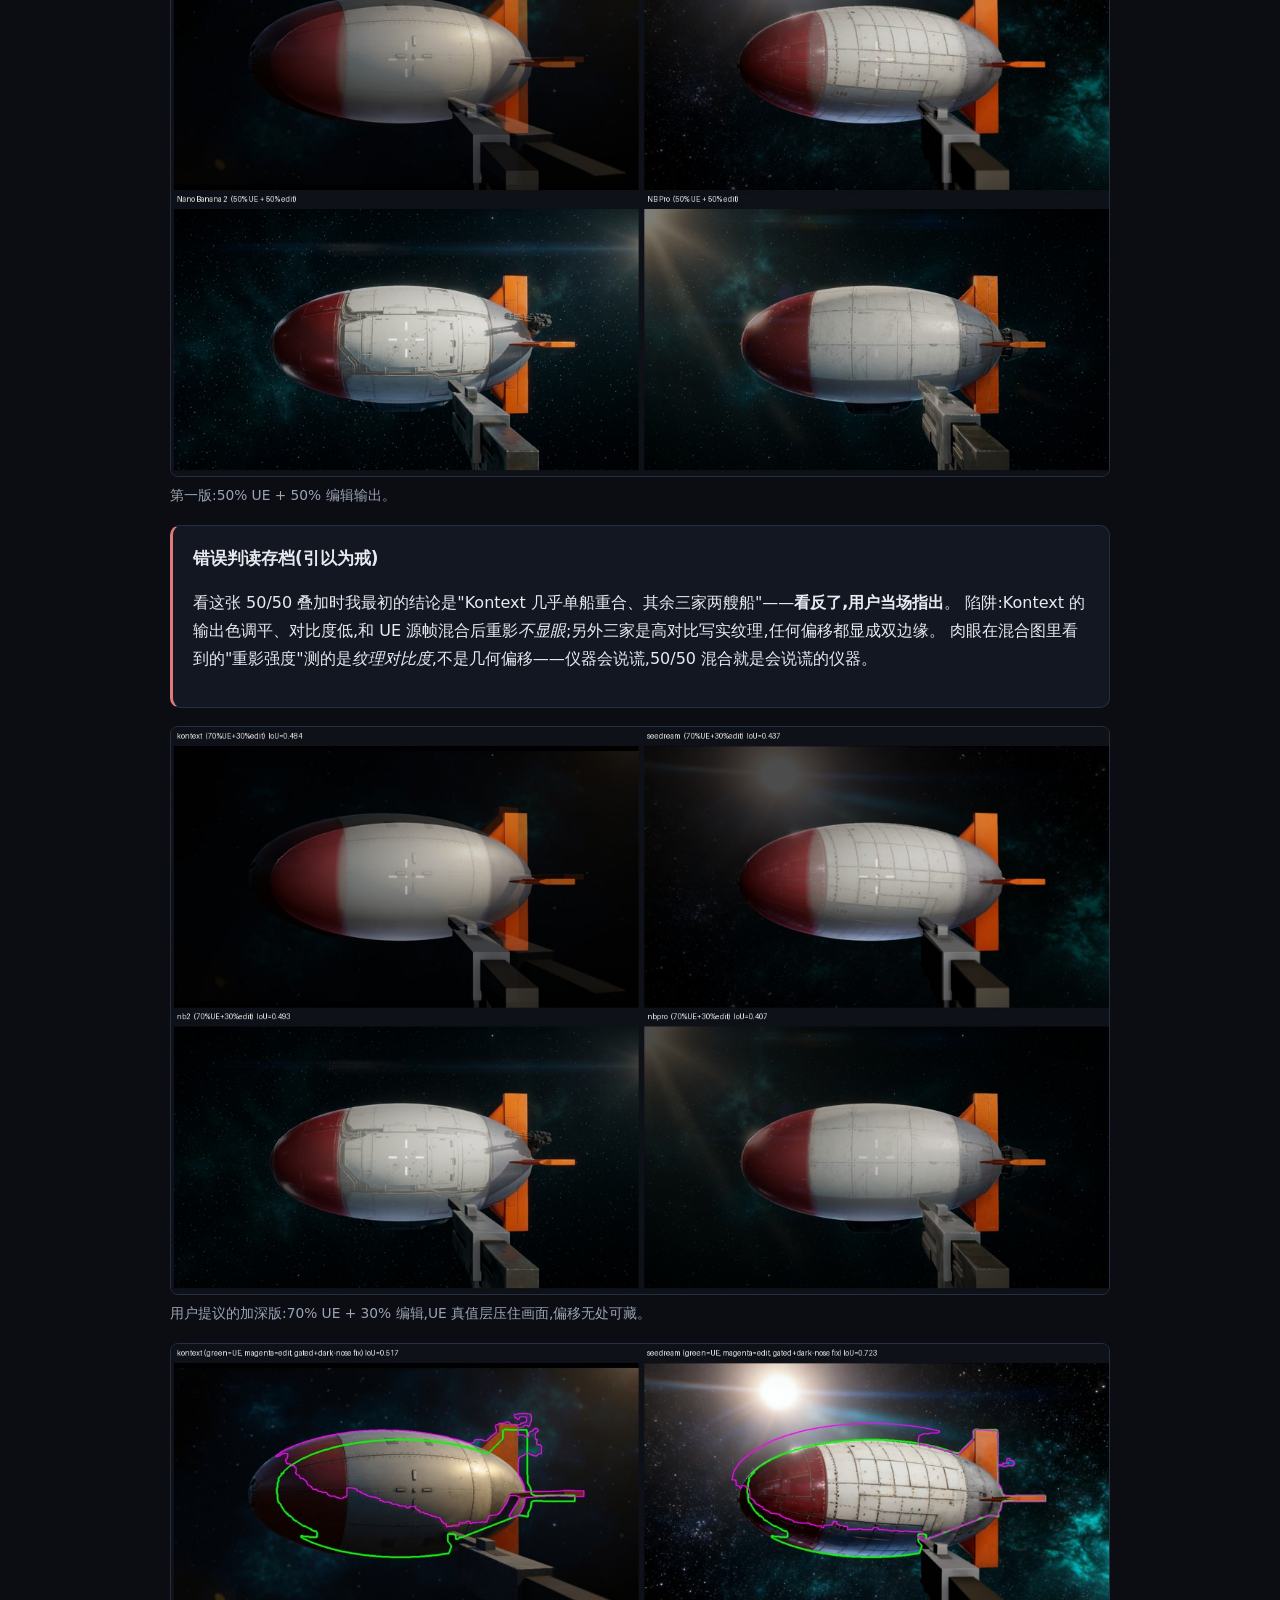
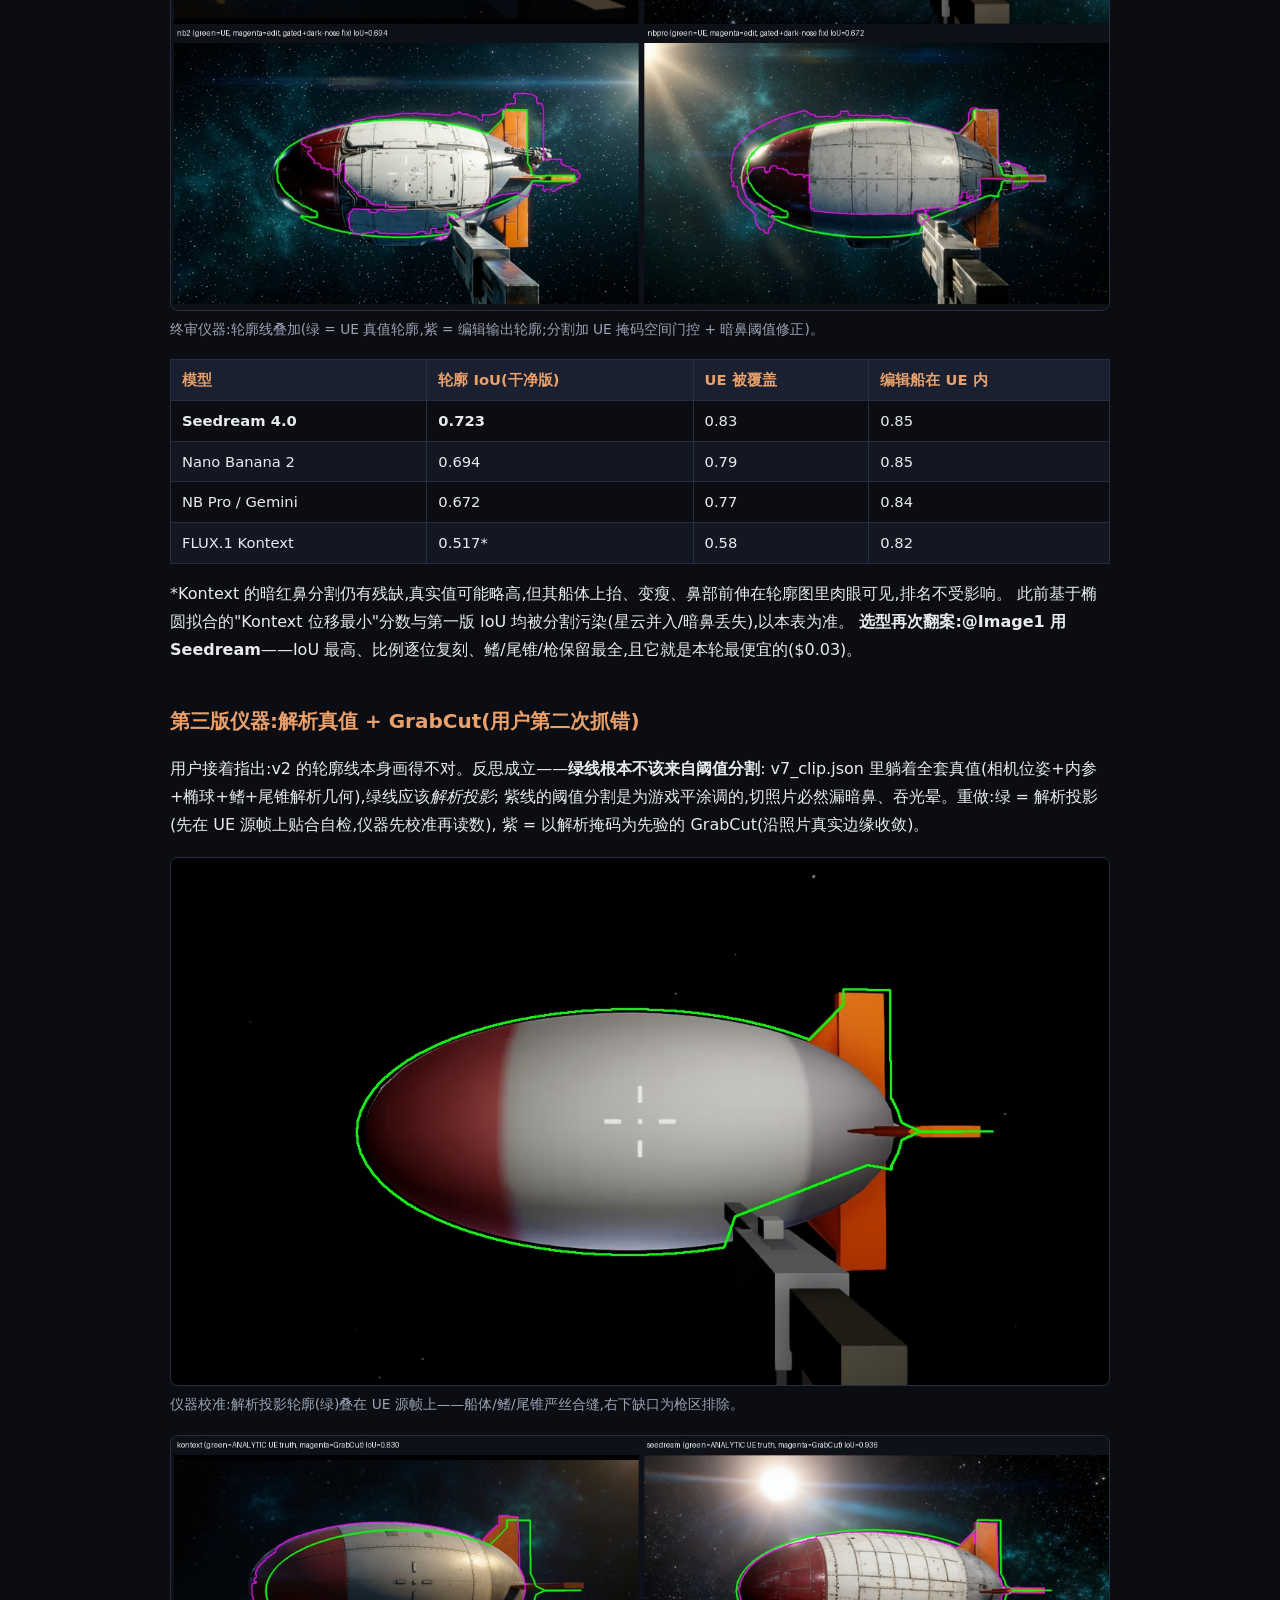
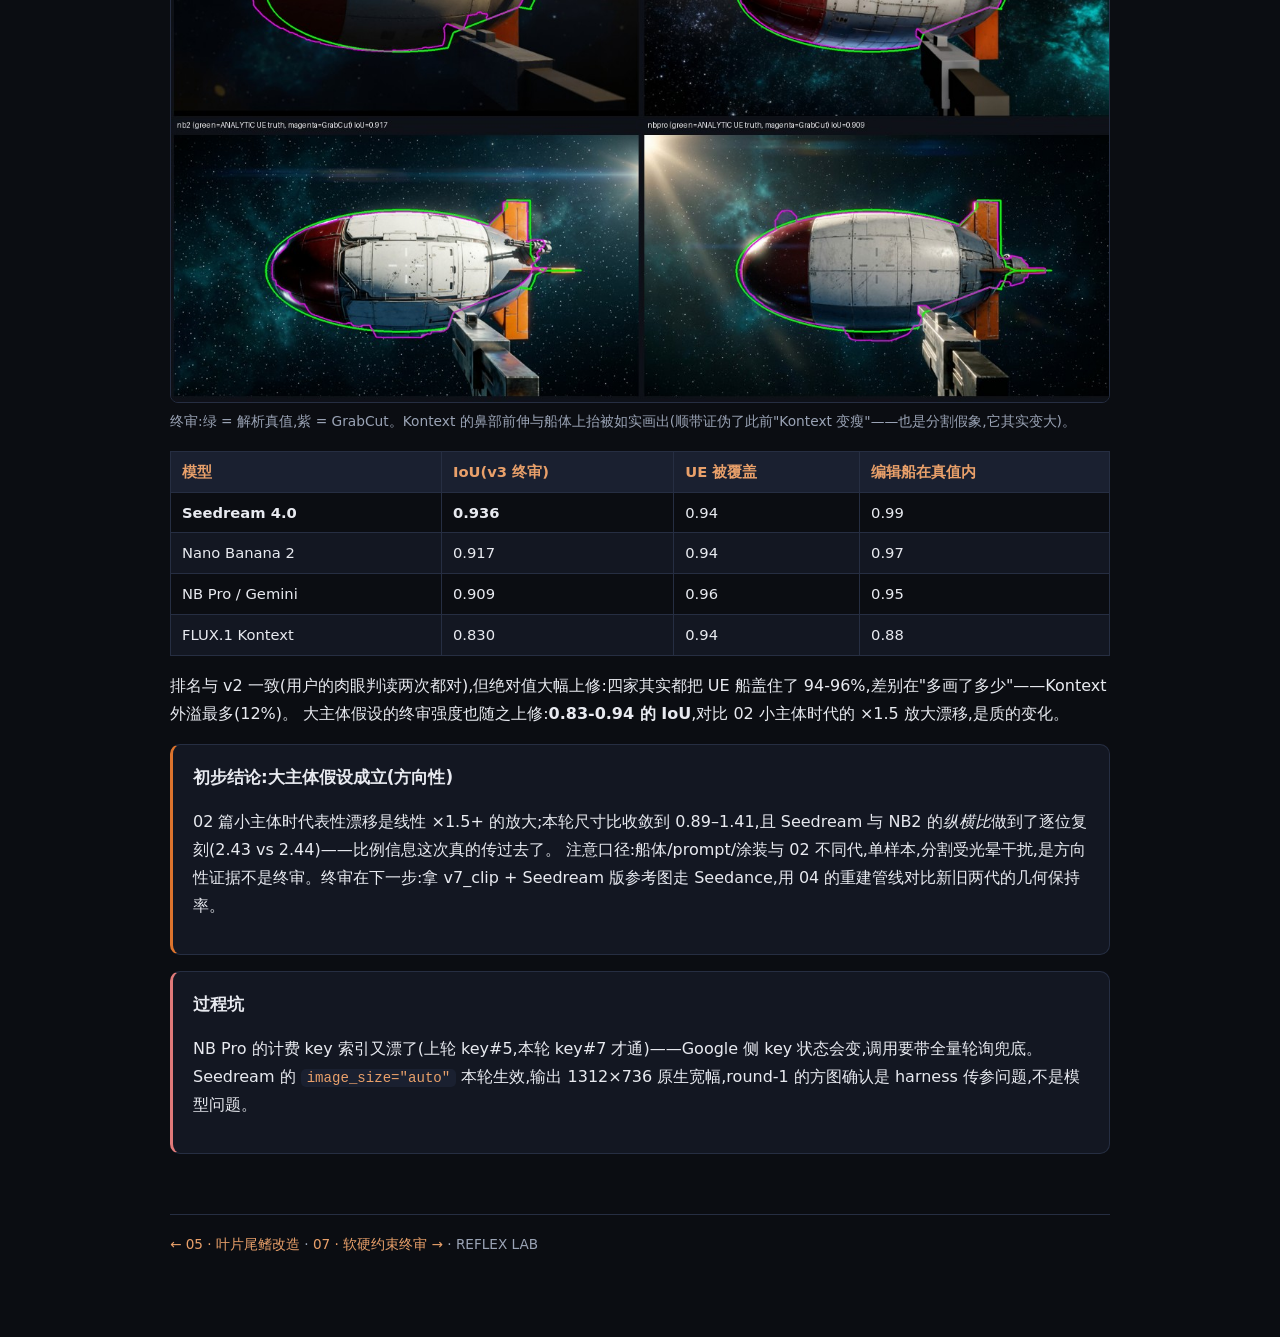
<file: entries/06-bigsubject.html>
<!DOCTYPE html>
<html lang="zh-CN">
<head>
<meta charset="utf-8">
<meta name="viewport" content="width=device-width, initial-scale=1">
<title>06 · 大主体假设:v7 首帧四模横评 — REFLEX LAB</title>
<link rel="stylesheet" href="../assets/style.css">
<link rel="icon" href="data:image/svg+xml,<svg xmlns='http://www.w3.org/2000/svg' viewBox='0 0 100 100'><text y='.9em' font-size='90'>🛰️</text></svg>">
</head>
<body>
<header class="site"><div class="wrap"><h1><a href="../index.html">REFLEX <span class="orange">LAB</span></a></h1><p class="sub">运行时改造的 UE6 游戏 × 生成式视频 · 实验记录</p></div></header>
<div class="wrap">
<a class="nav-back" href="../index.html">← 返回目录</a>
<h1 class="title">06 · 大主体假设:v7 首帧四模横评</h1>
<p class="meta"><span class="tag">2026-09-01</span><span class="tag">image edit</span><span class="tag">大主体假设</span><span class="tag">定量评分</span></p>

<p><strong>假设(用户提出):</strong>把相机拉近、让飞船占满画幅,图像编辑模型会更好地保住外形——02 篇里源帧的船只占画面中部一小块,编辑模型对小主体的形状信号本来就弱。
本轮素材:05 篇 v7 新结构的 3.35s 视频首帧(相机偏移按 K=0.42 拉近,船占画幅 ~80%,全参数侧车 v7_clip.json 齐备)。
四个模型、统一构图锁定 prompt(02 的公平性教训)、Seedream 修正 round-1 的 harness 错误(<code>image_size="auto"</code>)。FLUX.2 维持出局(输入审查×枪)。</p>

<figure><img src="../assets/v7_clip_first.jpg" alt="源帧"><figcaption>输入:v7 大主体首帧(1280×720,ep_0008 t=7.0 机位方向、径向拉近 0.42)。</figcaption></figure>

<h2>四模输出</h2>
<div class="grid2">
<figure><img src="../assets/v7r3_kontext.jpg" alt="Kontext"><figcaption>FLUX.1 Kontext [pro] · $0.04 · 11.7s</figcaption></figure>
<figure><img src="../assets/v7r3_seedream.jpg" alt="Seedream"><figcaption>Seedream 4.0 edit(image_size=auto)· $0.03 · 21.3s</figcaption></figure>
<figure><img src="../assets/v7r3_nb2.jpg" alt="NB2"><figcaption>Nano Banana 2 edit · $0.06 · 14.3s</figcaption></figure>
<figure><img src="../assets/v7r3_nbpro.jpg" alt="NB Pro"><figcaption>NB Pro / Gemini 3 Pro Image · $0.134 · 19.1s</figcaption></figure>
</div>
<figure><img src="../assets/v7r3_grid.jpg" alt="总对比"><figcaption>源帧 + 四模输出总览。</figcaption></figure>

<h2>定量:轮廓椭圆 vs 源帧</h2>
<p>方法同 04 篇:分割船体轮廓(静态枪区掩码)→ 凸包椭圆拟合 → 与源帧比中心漂移、尺寸比、纵横比。全部归一到 1280 宽。源帧纵横比 2.44。</p>
<table>
<thead><tr><th>模型</th><th>中心漂移(px)</th><th>尺寸比</th><th>纵横比(源 2.44)</th><th>一句话</th></tr></thead>
<tbody>
<tr><td>FLUX.1 Kontext</td><td><strong>82</strong>(最稳)</td><td><strong>0.89</strong></td><td>3.09(拉瘦)</td><td>位置尺寸最忠实,但把船削细了</td></tr>
<tr><td>Seedream 4.0</td><td>216</td><td>1.28</td><td><strong>2.43</strong>(精确)</td><td>比例完美复刻,整体偏移放大;鳍/尾锥/枪保留最全</td></tr>
<tr><td>Nano Banana 2</td><td>186</td><td>1.23</td><td><strong>2.43</strong>(精确)</td><td>本轮不再压短增壮(02 篇的老毛病),纹理最电影</td></tr>
<tr><td>NB Pro / Gemini</td><td>268</td><td>1.41</td><td>2.55</td><td>漂移和放大都最大,还加了俯仰倾角</td></tr>
</tbody>
</table>

<h2>叠加终审(用户 call:和 UE 直接 overlap)——含一次公开翻案</h2>
<figure><img src="../assets/v7r3_overlays_grid.jpg" alt="四模与UE源帧50%叠加"><figcaption>第一版:50% UE + 50% 编辑输出。</figcaption></figure>
<div class="card warn">
<h3>错误判读存档(引以为戒)</h3>
<p>看这张 50/50 叠加时我最初的结论是"Kontext 几乎单船重合、其余三家两艘船"——<strong>看反了,用户当场指出</strong>。
陷阱:Kontext 的输出色调平、对比度低,和 UE 源帧混合后重影<em>不显眼</em>;另外三家是高对比写实纹理,任何偏移都显成双边缘。
肉眼在混合图里看到的"重影强度"测的是<em>纹理对比度</em>,不是几何偏移——仪器会说谎,50/50 混合就是会说谎的仪器。</p>
</div>
<figure><img src="../assets/v7r3_overlays_deep.jpg" alt="70%UE深叠加"><figcaption>用户提议的加深版:70% UE + 30% 编辑,UE 真值层压住画面,偏移无处可藏。</figcaption></figure>
<figure><img src="../assets/v7r3_contours_v2.jpg" alt="轮廓叠加"><figcaption>终审仪器:轮廓线叠加(绿 = UE 真值轮廓,紫 = 编辑输出轮廓;分割加 UE 掩码空间门控 + 暗鼻阈值修正)。</figcaption></figure>
<table>
<thead><tr><th>模型</th><th>轮廓 IoU(干净版)</th><th>UE 被覆盖</th><th>编辑船在 UE 内</th></tr></thead>
<tbody>
<tr><td><strong>Seedream 4.0</strong></td><td><strong>0.723</strong></td><td>0.83</td><td>0.85</td></tr>
<tr><td>Nano Banana 2</td><td>0.694</td><td>0.79</td><td>0.85</td></tr>
<tr><td>NB Pro / Gemini</td><td>0.672</td><td>0.77</td><td>0.84</td></tr>
<tr><td>FLUX.1 Kontext</td><td>0.517*</td><td>0.58</td><td>0.82</td></tr>
</tbody>
</table>
<p>*Kontext 的暗红鼻分割仍有残缺,真实值可能略高,但其船体上抬、变瘦、鼻部前伸在轮廓图里肉眼可见,排名不受影响。
此前基于椭圆拟合的"Kontext 位移最小"分数与第一版 IoU 均被分割污染(星云并入/暗鼻丢失),以本表为准。
<strong>选型再次翻案:@Image1 用 Seedream</strong>——IoU 最高、比例逐位复刻、鳍/尾锥/枪保留最全,且它就是本轮最便宜的($0.03)。</p>

<h2>第三版仪器:解析真值 + GrabCut(用户第二次抓错)</h2>
<p>用户接着指出:v2 的轮廓线本身画得不对。反思成立——<strong>绿线根本不该来自阈值分割</strong>:
v7_clip.json 里躺着全套真值(相机位姿+内参+椭球+鳍+尾锥解析几何),绿线应该<em>解析投影</em>;
紫线的阈值分割是为游戏平涂调的,切照片必然漏暗鼻、吞光晕。重做:绿 = 解析投影(先在 UE 源帧上贴合自检,仪器先校准再读数),
紫 = 以解析掩码为先验的 GrabCut(沿照片真实边缘收敛)。</p>
<figure><img src="../assets/v7r3_greencheck.jpg" alt="解析轮廓自检"><figcaption>仪器校准:解析投影轮廓(绿)叠在 UE 源帧上——船体/鳍/尾锥严丝合缝,右下缺口为枪区排除。</figcaption></figure>
<figure><img src="../assets/v7r3_contours_v3.jpg" alt="v3轮廓终审"><figcaption>终审:绿 = 解析真值,紫 = GrabCut。Kontext 的鼻部前伸与船体上抬被如实画出(顺带证伪了此前"Kontext 变瘦"——也是分割假象,它其实变大)。</figcaption></figure>
<table>
<thead><tr><th>模型</th><th>IoU(v3 终审)</th><th>UE 被覆盖</th><th>编辑船在真值内</th></tr></thead>
<tbody>
<tr><td><strong>Seedream 4.0</strong></td><td><strong>0.936</strong></td><td>0.94</td><td>0.99</td></tr>
<tr><td>Nano Banana 2</td><td>0.917</td><td>0.94</td><td>0.97</td></tr>
<tr><td>NB Pro / Gemini</td><td>0.909</td><td>0.96</td><td>0.95</td></tr>
<tr><td>FLUX.1 Kontext</td><td>0.830</td><td>0.94</td><td>0.88</td></tr>
</tbody>
</table>
<p>排名与 v2 一致(用户的肉眼判读两次都对),但绝对值大幅上修:四家其实都把 UE 船盖住了 94-96%,差别在"多画了多少"——Kontext 外溢最多(12%)。
大主体假设的终审强度也随之上修:<strong>0.83-0.94 的 IoU</strong>,对比 02 小主体时代的 ×1.5 放大漂移,是质的变化。</p>

<div class="card law">
<h3>初步结论:大主体假设成立(方向性)</h3>
<p>02 篇小主体时代表性漂移是线性 ×1.5+ 的放大;本轮尺寸比收敛到 0.89–1.41,且 Seedream 与 NB2 的<em>纵横比</em>做到了逐位复刻(2.43 vs 2.44)——比例信息这次真的传过去了。
注意口径:船体/prompt/涂装与 02 不同代,单样本,分割受光晕干扰,是方向性证据不是终审。终审在下一步:拿 v7_clip + Seedream 版参考图走 Seedance,用 04 的重建管线对比新旧两代的几何保持率。</p>
</div>

<div class="card warn">
<h3>过程坑</h3>
<p>NB Pro 的计费 key 索引又漂了(上轮 key#5,本轮 key#7 才通)——Google 侧 key 状态会变,调用要带全量轮询兜底。Seedream 的 <code>image_size="auto"</code> 本轮生效,输出 1312×736 原生宽幅,round-1 的方图确认是 harness 传参问题,不是模型问题。</p>
</div>

<footer><a href="05-blade-fins.html">← 05 · 叶片尾鳍改造</a> · <a href="07-soft-vs-hard.html">07 · 软硬约束终审 →</a> · REFLEX LAB</footer>
</div>
</body>
</html>
</file>
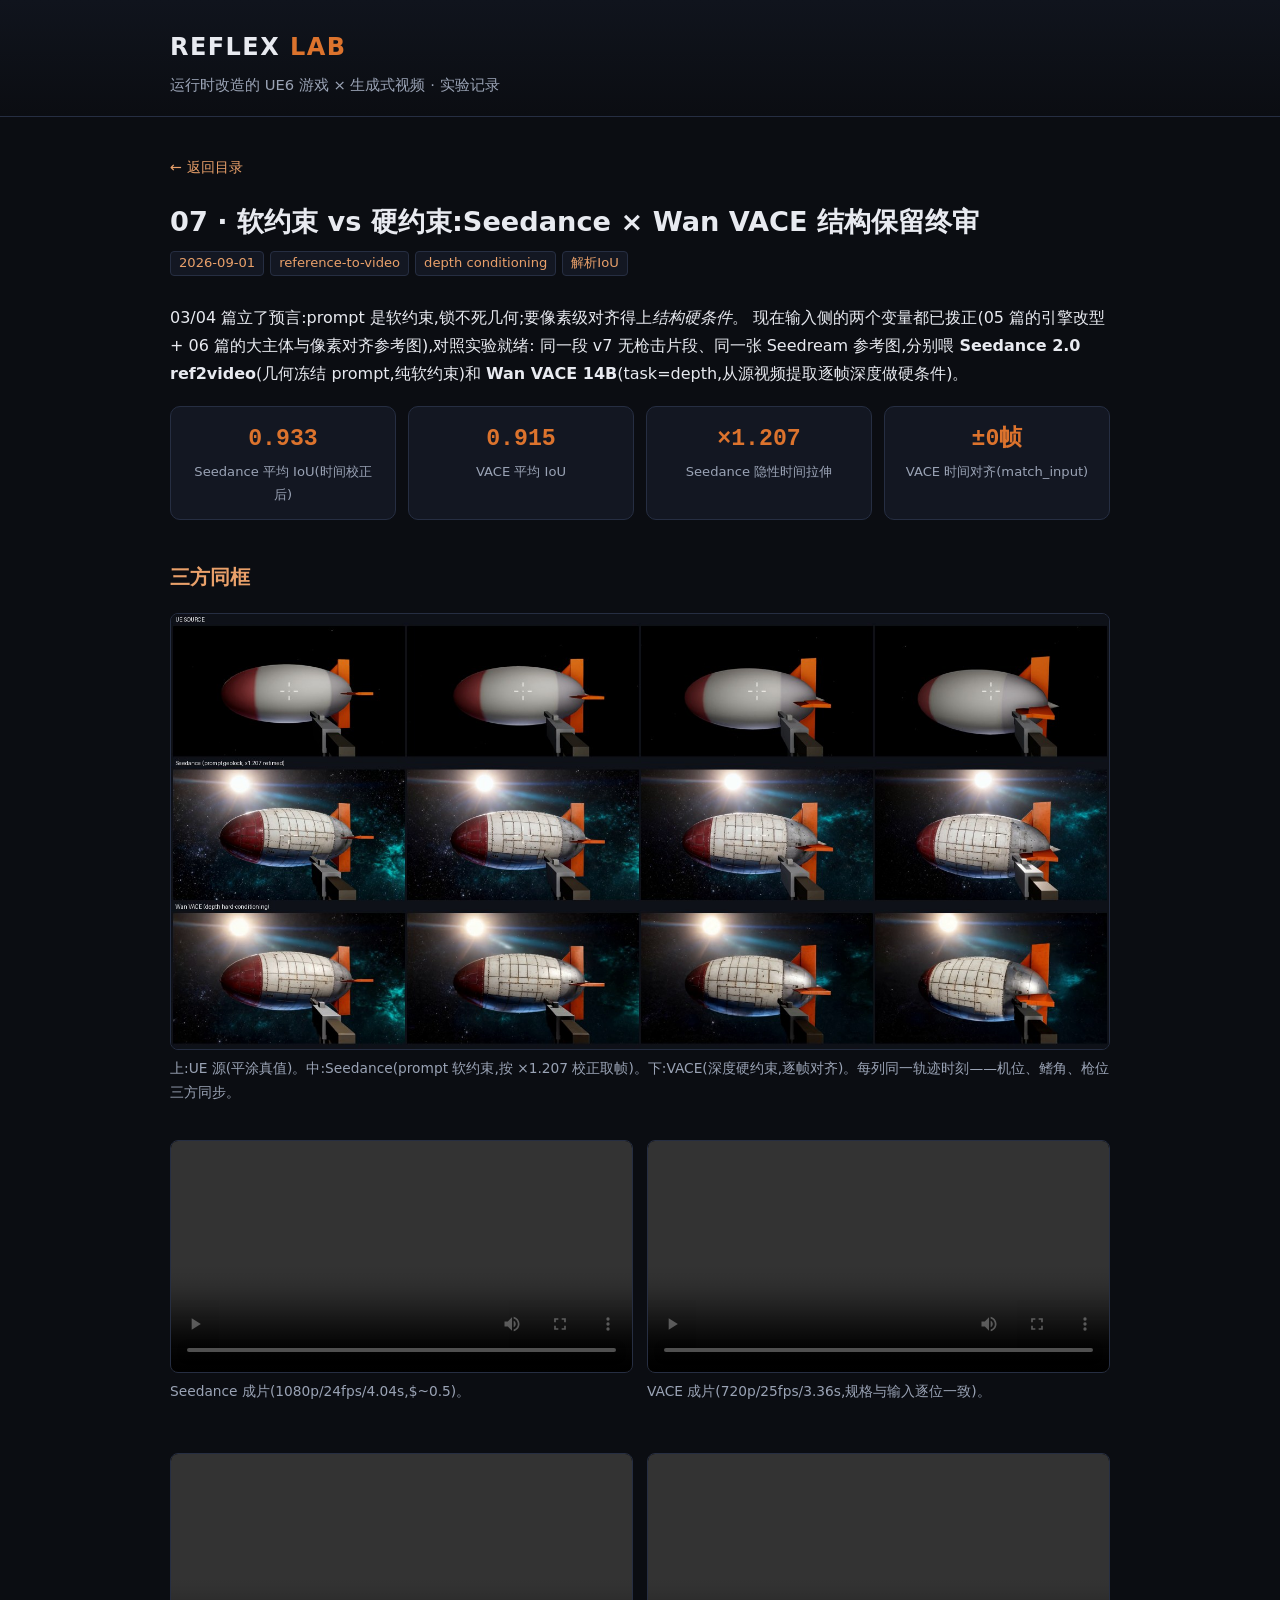
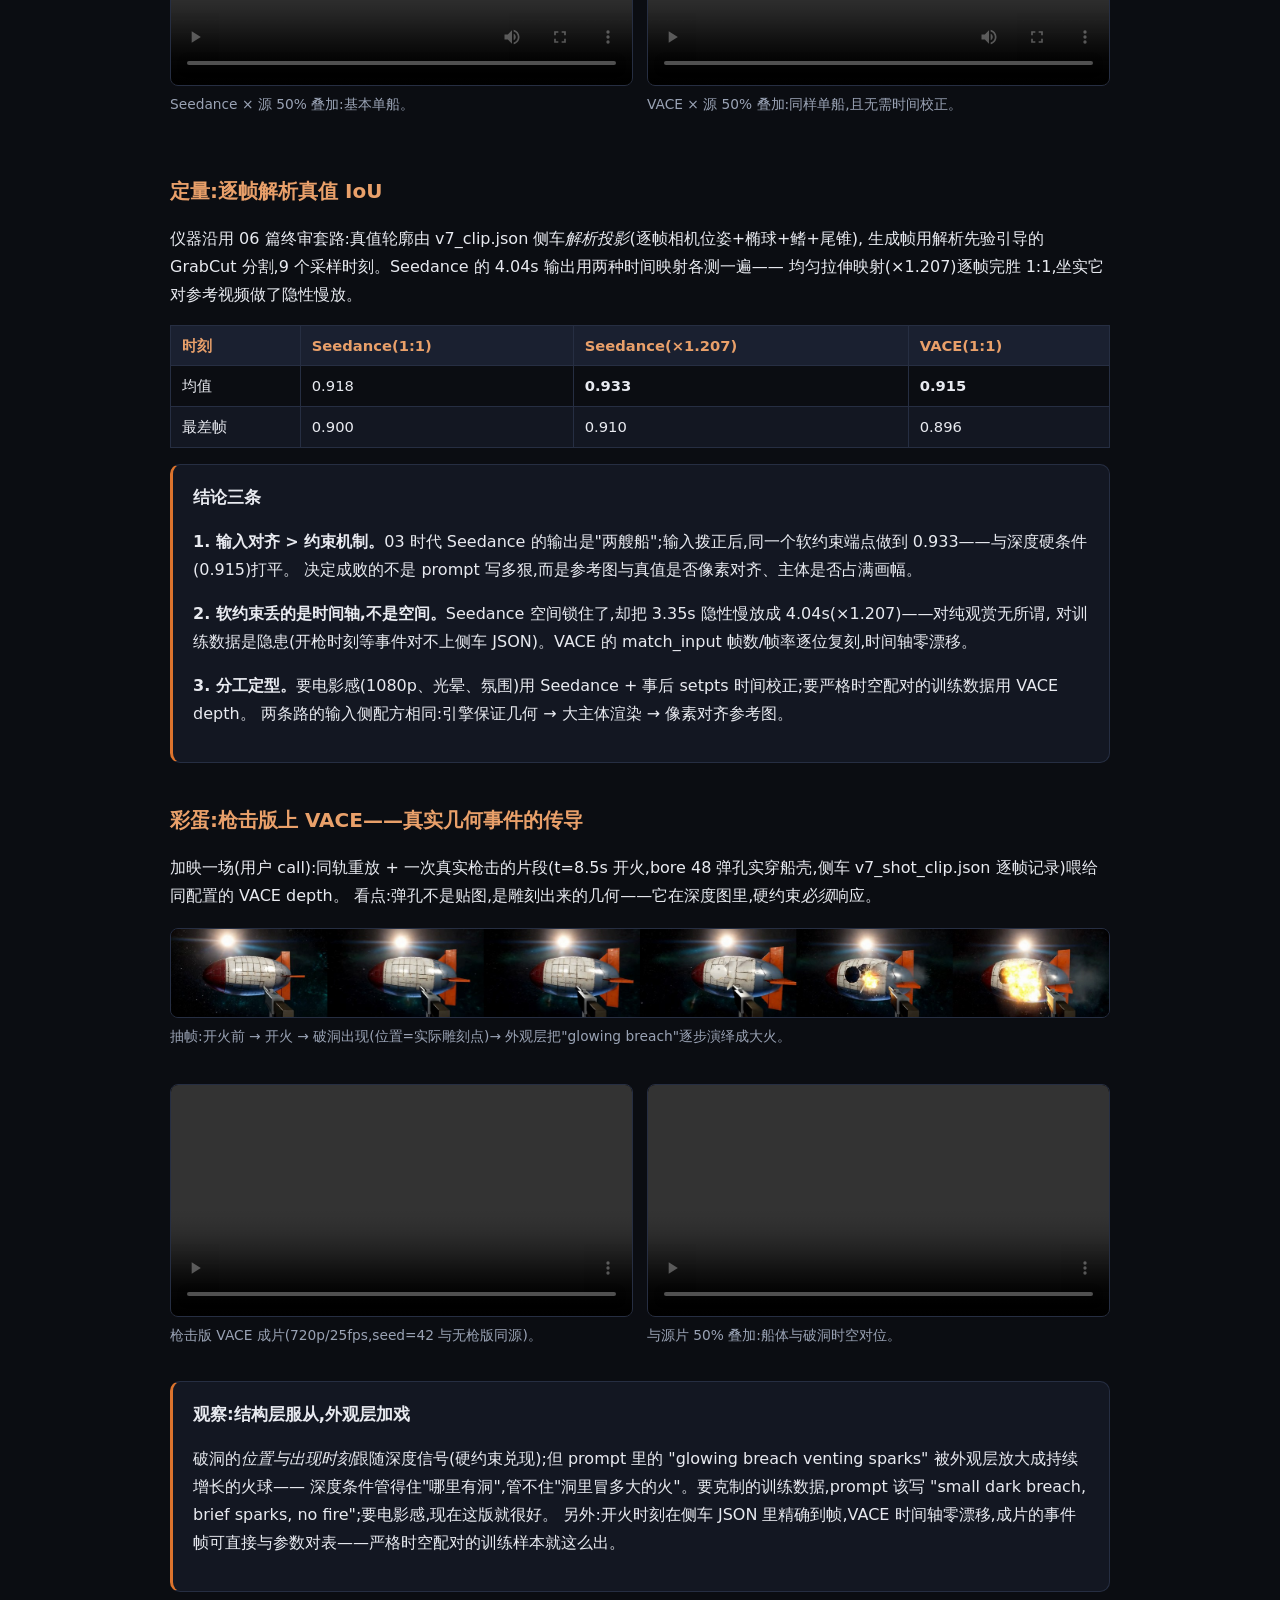
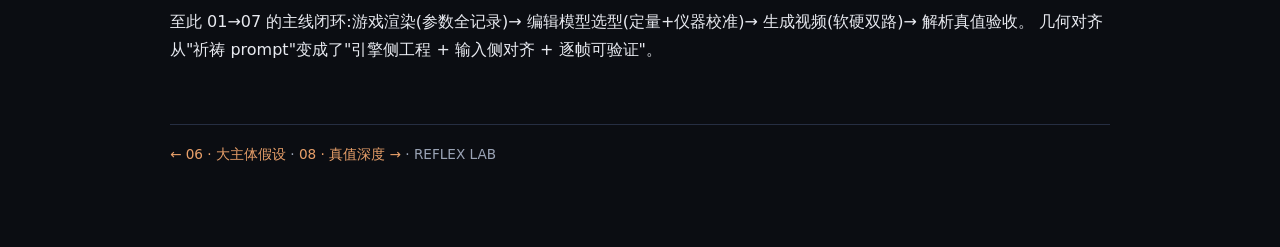
<file: entries/07-soft-vs-hard.html>
<!DOCTYPE html>
<html lang="zh-CN">
<head>
<meta charset="utf-8">
<meta name="viewport" content="width=device-width, initial-scale=1">
<title>07 · 软约束 vs 硬约束:Seedance × Wan VACE 结构保留终审 — REFLEX LAB</title>
<link rel="stylesheet" href="../assets/style.css">
<link rel="icon" href="data:image/svg+xml,<svg xmlns='http://www.w3.org/2000/svg' viewBox='0 0 100 100'><text y='.9em' font-size='90'>🛰️</text></svg>">
</head>
<body>
<header class="site"><div class="wrap"><h1><a href="../index.html">REFLEX <span class="orange">LAB</span></a></h1><p class="sub">运行时改造的 UE6 游戏 × 生成式视频 · 实验记录</p></div></header>
<div class="wrap">
<a class="nav-back" href="../index.html">← 返回目录</a>
<h1 class="title">07 · 软约束 vs 硬约束:Seedance × Wan VACE 结构保留终审</h1>
<p class="meta"><span class="tag">2026-09-01</span><span class="tag">reference-to-video</span><span class="tag">depth conditioning</span><span class="tag">解析IoU</span></p>

<p>03/04 篇立了预言:prompt 是软约束,锁不死几何;要像素级对齐得上<em>结构硬条件</em>。
现在输入侧的两个变量都已拨正(05 篇的引擎改型 + 06 篇的大主体与像素对齐参考图),对照实验就绪:
同一段 v7 无枪击片段、同一张 Seedream 参考图,分别喂
<strong>Seedance 2.0 ref2video</strong>(几何冻结 prompt,纯软约束)和
<strong>Wan VACE 14B</strong>(task=depth,从源视频提取逐帧深度做硬条件)。</p>

<div class="kpi">
<div class="box"><div class="v">0.933</div><div class="k">Seedance 平均 IoU(时间校正后)</div></div>
<div class="box"><div class="v">0.915</div><div class="k">VACE 平均 IoU</div></div>
<div class="box"><div class="v">×1.207</div><div class="k">Seedance 隐性时间拉伸</div></div>
<div class="box"><div class="v">±0帧</div><div class="k">VACE 时间对齐(match_input)</div></div>
</div>

<h2>三方同框</h2>
<figure><img src="../assets/v7_threeway.jpg" alt="三方对比"><figcaption>上:UE 源(平涂真值)。中:Seedance(prompt 软约束,按 ×1.207 校正取帧)。下:VACE(深度硬约束,逐帧对齐)。每列同一轨迹时刻——机位、鳍角、枪位三方同步。</figcaption></figure>
<div class="grid2">
<figure><video controls preload="metadata" src="../assets/seedance_v7_geolock.mp4"></video><figcaption>Seedance 成片(1080p/24fps/4.04s,$~0.5)。</figcaption></figure>
<figure><video controls preload="metadata" src="../assets/vace_v7_depth.mp4"></video><figcaption>VACE 成片(720p/25fps/3.36s,规格与输入逐位一致)。</figcaption></figure>
<figure><video controls preload="metadata" src="../assets/overlay_v7_seedance.mp4"></video><figcaption>Seedance × 源 50% 叠加:基本单船。</figcaption></figure>
<figure><video controls preload="metadata" src="../assets/overlay_v7_vace.mp4"></video><figcaption>VACE × 源 50% 叠加:同样单船,且无需时间校正。</figcaption></figure>
</div>

<h2>定量:逐帧解析真值 IoU</h2>
<p>仪器沿用 06 篇终审套路:真值轮廓由 v7_clip.json 侧车<em>解析投影</em>(逐帧相机位姿+椭球+鳍+尾锥),
生成帧用解析先验引导的 GrabCut 分割,9 个采样时刻。Seedance 的 4.04s 输出用两种时间映射各测一遍——
均匀拉伸映射(×1.207)逐帧完胜 1:1,坐实它对参考视频做了隐性慢放。</p>
<table>
<thead><tr><th>时刻</th><th>Seedance(1:1)</th><th>Seedance(×1.207)</th><th>VACE(1:1)</th></tr></thead>
<tbody>
<tr><td>均值</td><td>0.918</td><td><strong>0.933</strong></td><td><strong>0.915</strong></td></tr>
<tr><td>最差帧</td><td>0.900</td><td>0.910</td><td>0.896</td></tr>
</tbody>
</table>

<div class="card law">
<h3>结论三条</h3>
<p><strong>1. 输入对齐 &gt; 约束机制。</strong>03 时代 Seedance 的输出是"两艘船";输入拨正后,同一个软约束端点做到 0.933——与深度硬条件(0.915)打平。
决定成败的不是 prompt 写多狠,而是参考图与真值是否像素对齐、主体是否占满画幅。</p>
<p><strong>2. 软约束丢的是时间轴,不是空间。</strong>Seedance 空间锁住了,却把 3.35s 隐性慢放成 4.04s(×1.207)——对纯观赏无所谓,
对训练数据是隐患(开枪时刻等事件对不上侧车 JSON)。VACE 的 match_input 帧数/帧率逐位复刻,时间轴零漂移。</p>
<p><strong>3. 分工定型。</strong>要电影感(1080p、光晕、氛围)用 Seedance + 事后 setpts 时间校正;要严格时空配对的训练数据用 VACE depth。
两条路的输入侧配方相同:引擎保证几何 → 大主体渲染 → 像素对齐参考图。</p>
</div>

<h2>彩蛋:枪击版上 VACE——真实几何事件的传导</h2>
<p>加映一场(用户 call):同轨重放 + 一次真实枪击的片段(t=8.5s 开火,bore 48 弹孔实穿船壳,侧车 v7_shot_clip.json 逐帧记录)喂给同配置的 VACE depth。
看点:弹孔不是贴图,是雕刻出来的几何——它在深度图里,硬约束<em>必须</em>响应。</p>
<figure><img src="../assets/v7_shot_vace_strip.jpg" alt="枪击版VACE抽帧"><figcaption>抽帧:开火前 → 开火 → 破洞出现(位置=实际雕刻点)→ 外观层把"glowing breach"逐步演绎成大火。</figcaption></figure>
<div class="grid2">
<figure><video controls preload="metadata" src="../assets/vace_v7_shot_depth.mp4"></video><figcaption>枪击版 VACE 成片(720p/25fps,seed=42 与无枪版同源)。</figcaption></figure>
<figure><video controls preload="metadata" src="../assets/overlay_v7_shot_vace.mp4"></video><figcaption>与源片 50% 叠加:船体与破洞时空对位。</figcaption></figure>
</div>
<div class="card law">
<h3>观察:结构层服从,外观层加戏</h3>
<p>破洞的<em>位置与出现时刻</em>跟随深度信号(硬约束兑现);但 prompt 里的 "glowing breach venting sparks" 被外观层放大成持续增长的火球——
深度条件管得住"哪里有洞",管不住"洞里冒多大的火"。要克制的训练数据,prompt 该写 "small dark breach, brief sparks, no fire";要电影感,现在这版就很好。
另外:开火时刻在侧车 JSON 里精确到帧,VACE 时间轴零漂移,成片的事件帧可直接与参数对表——严格时空配对的训练样本就这么出。</p>
</div>

<p>至此 01→07 的主线闭环:游戏渲染(参数全记录)→ 编辑模型选型(定量+仪器校准)→ 生成视频(软硬双路)→ 解析真值验收。
几何对齐从"祈祷 prompt"变成了"引擎侧工程 + 输入侧对齐 + 逐帧可验证"。</p>

<footer><a href="06-bigsubject.html">← 06 · 大主体假设</a> · <a href="08-gt-depth.html">08 · 真值深度 →</a> · REFLEX LAB</footer>
</div>
</body>
</html>
</file>
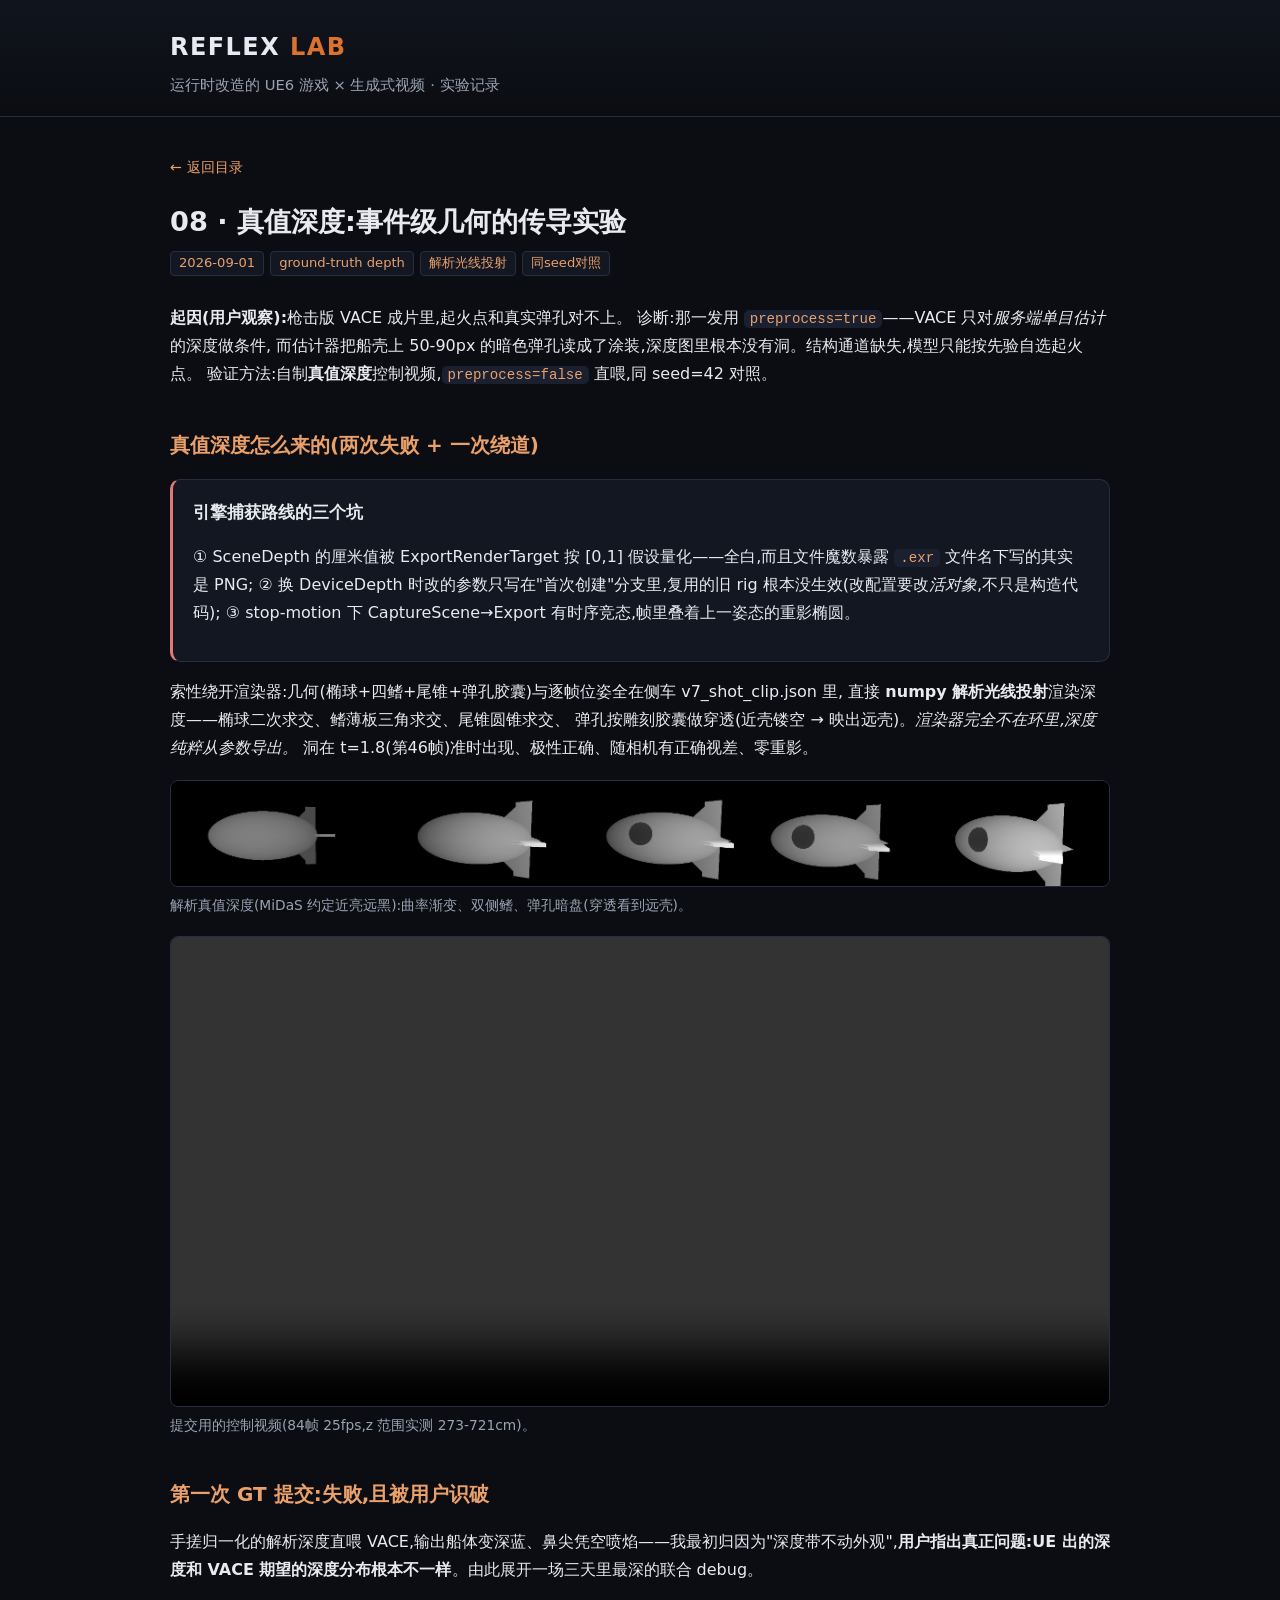
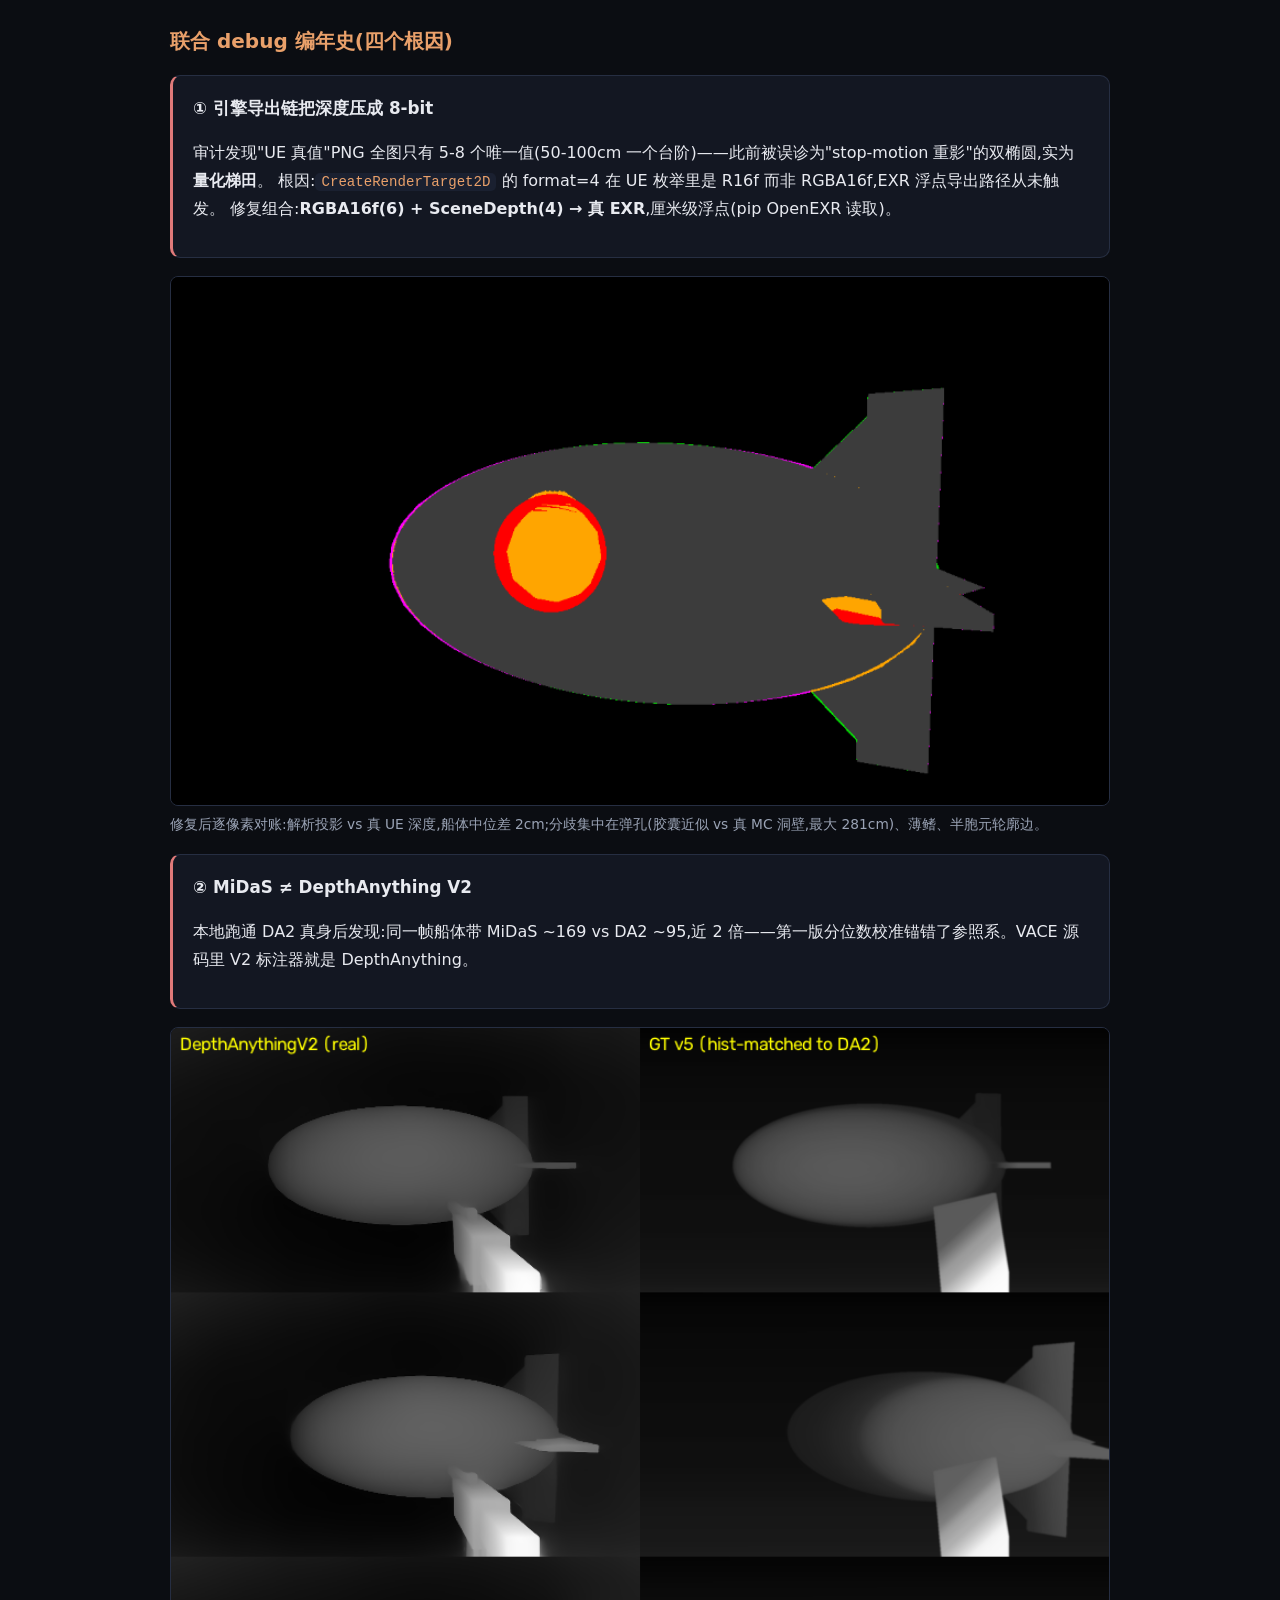
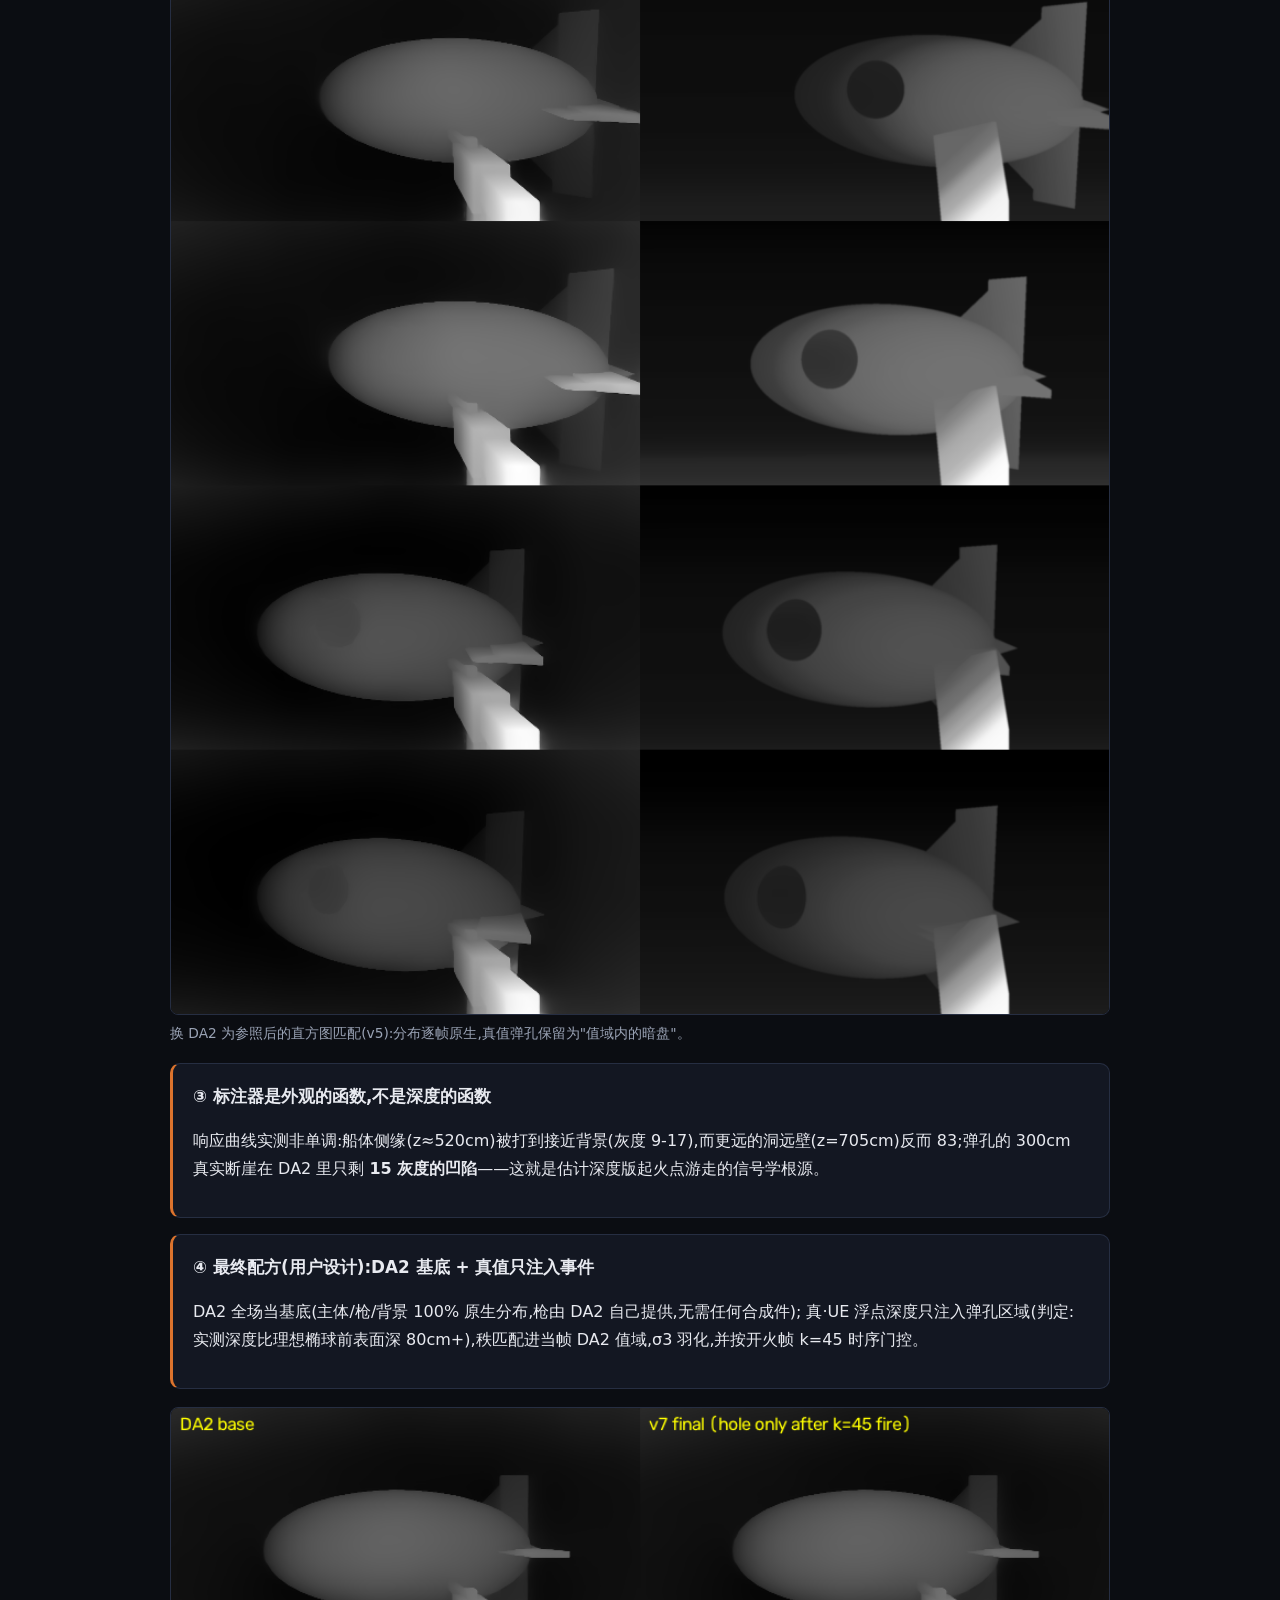
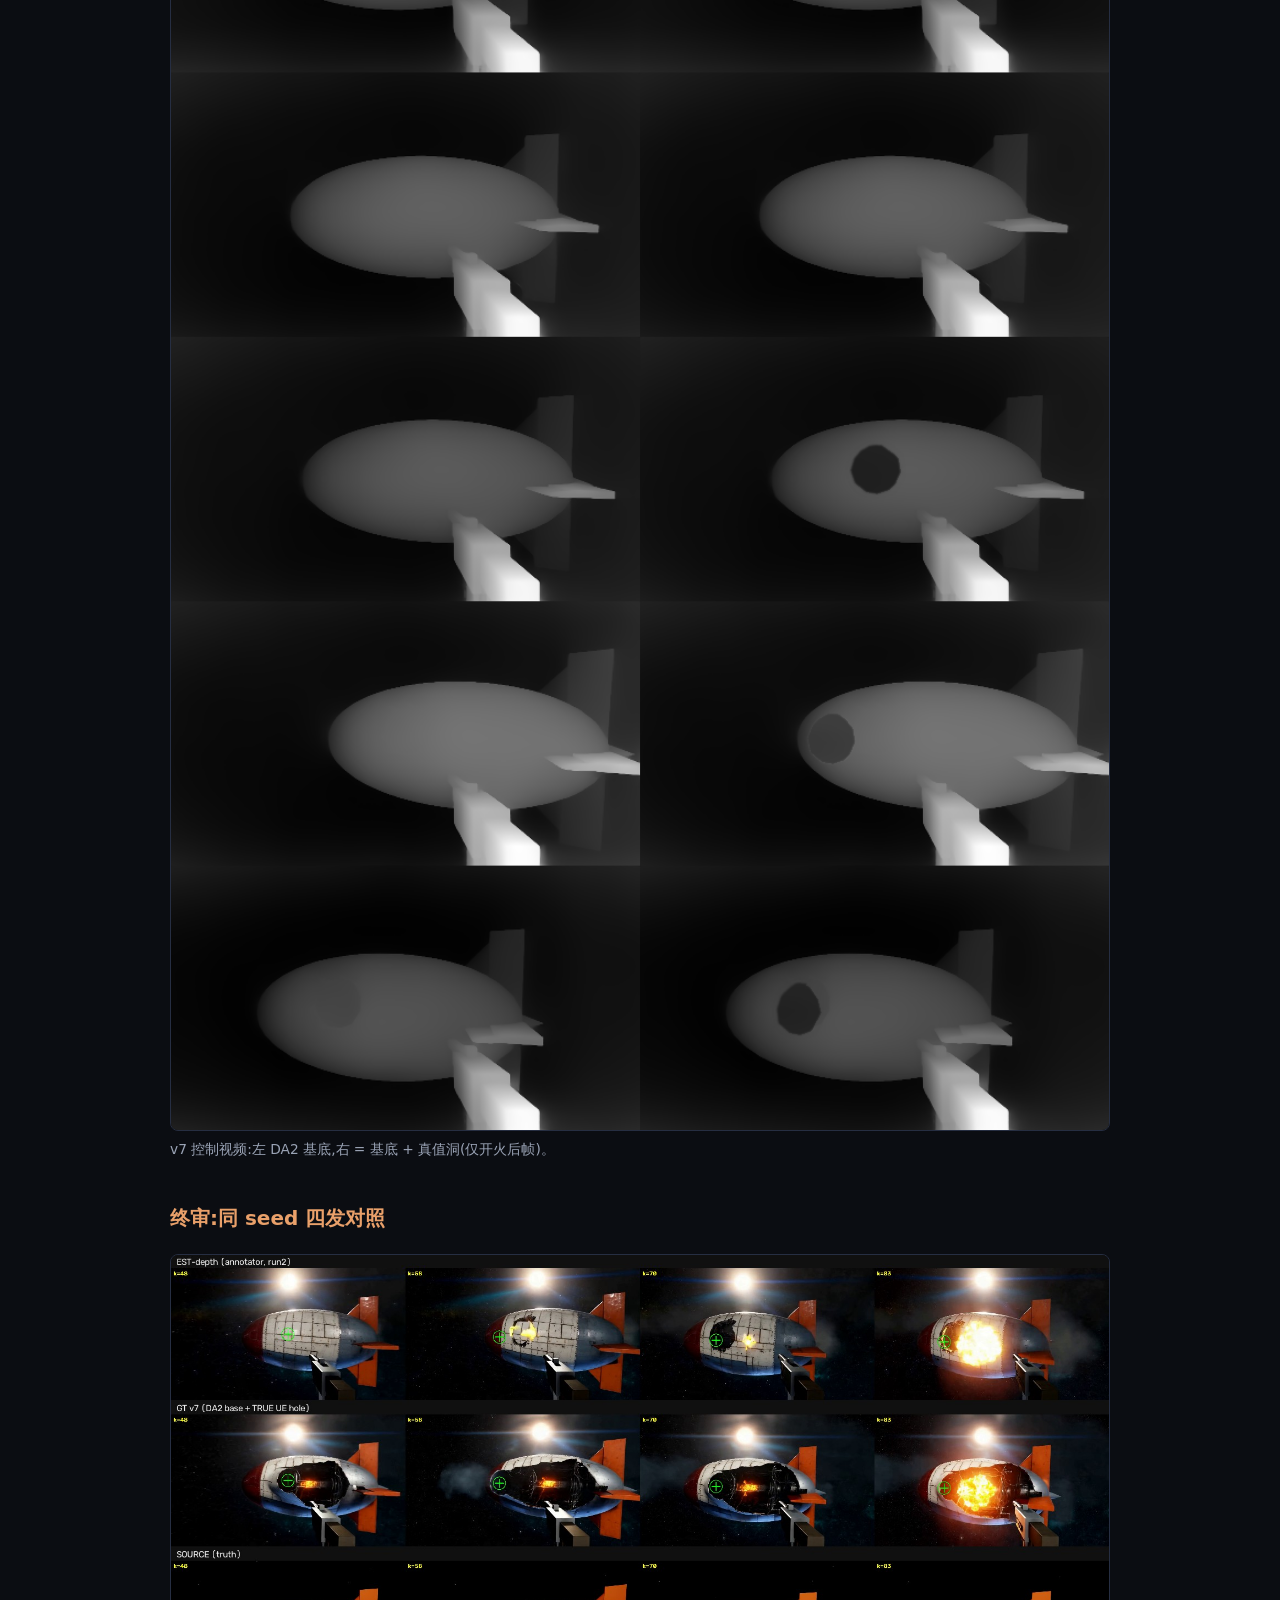
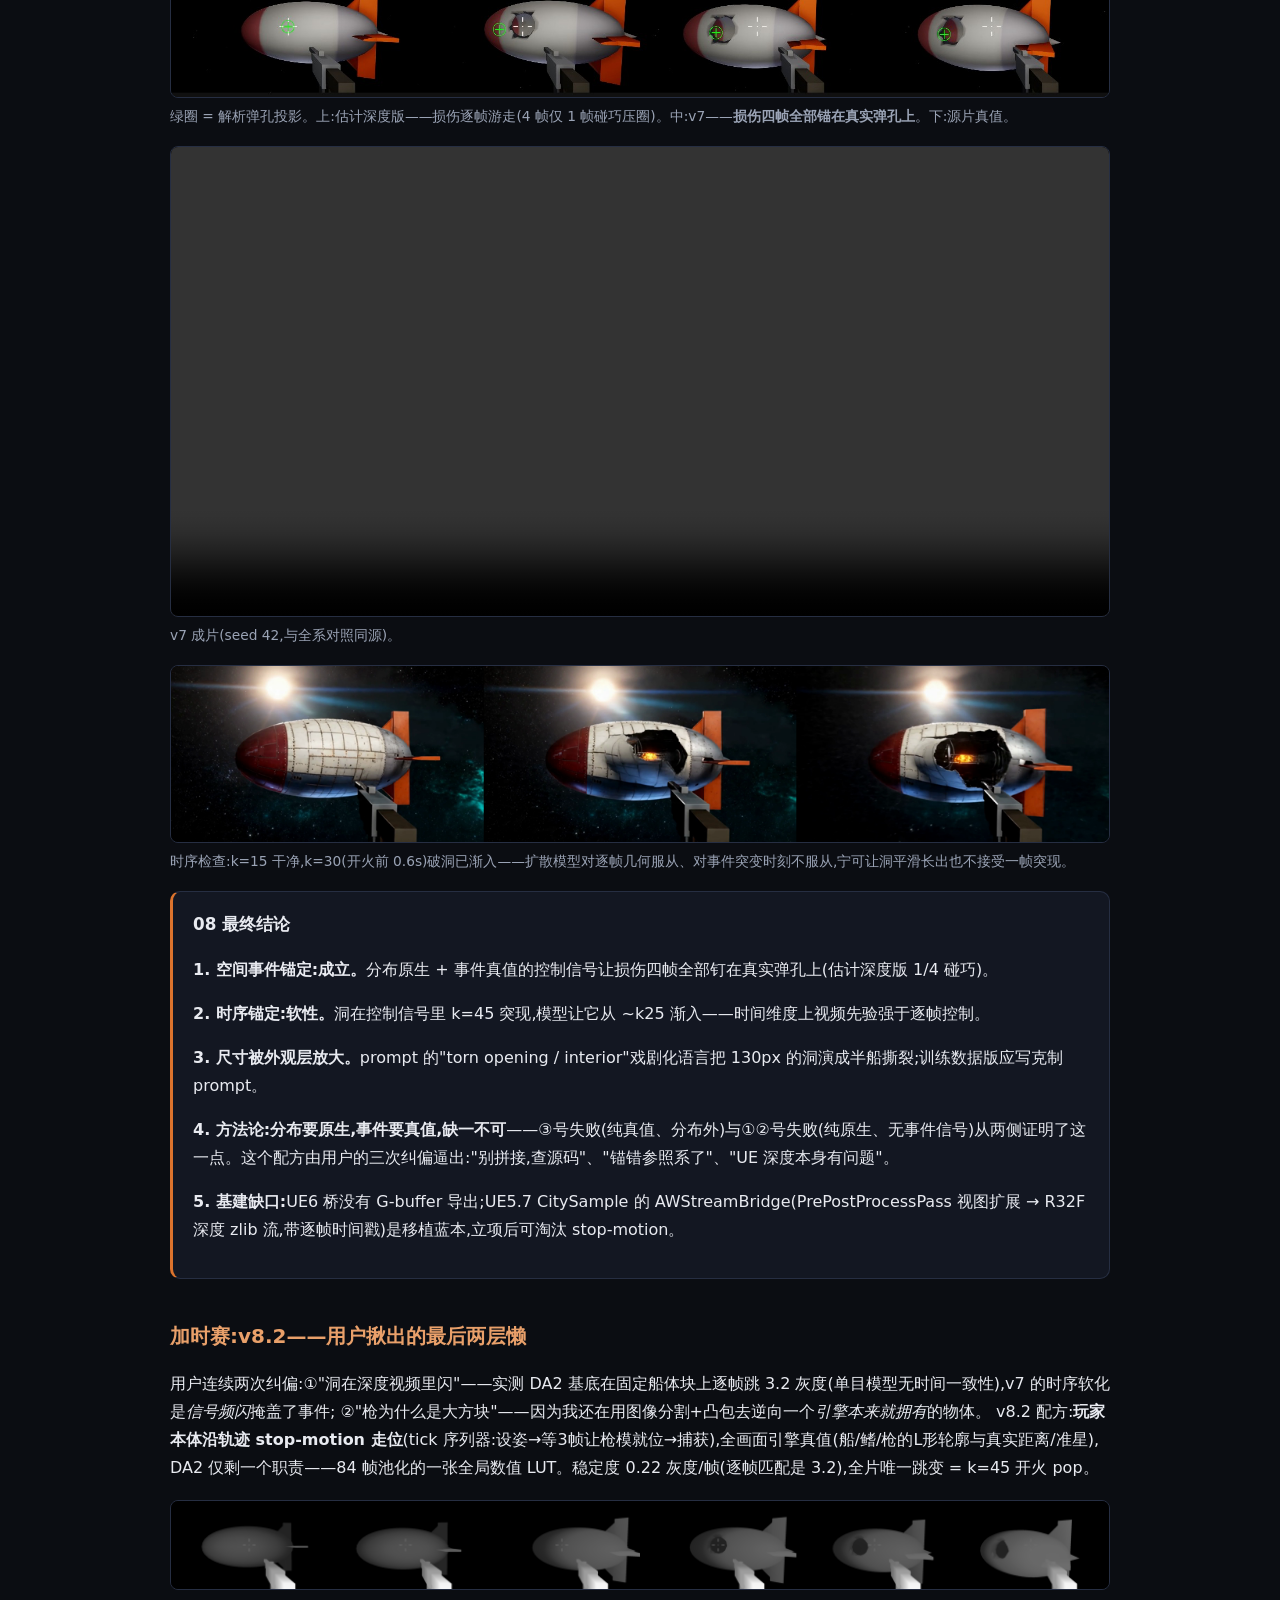
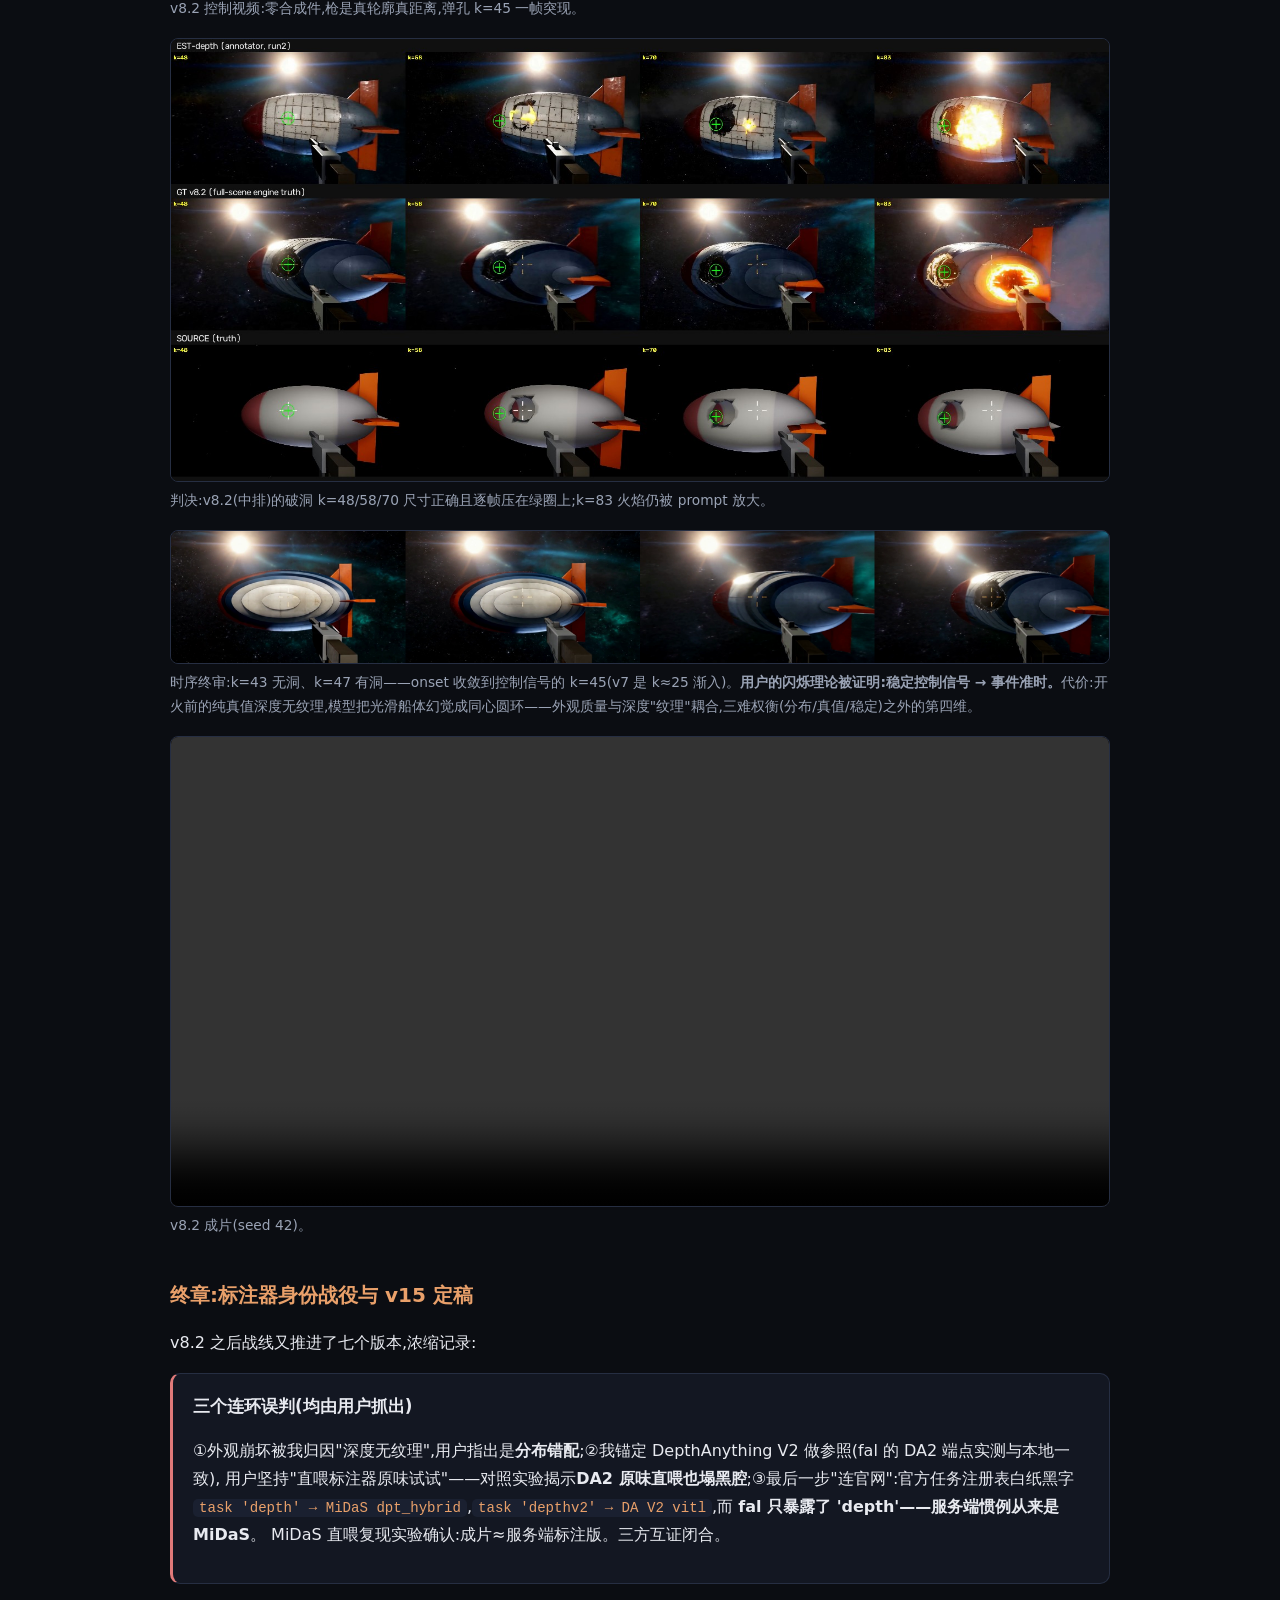
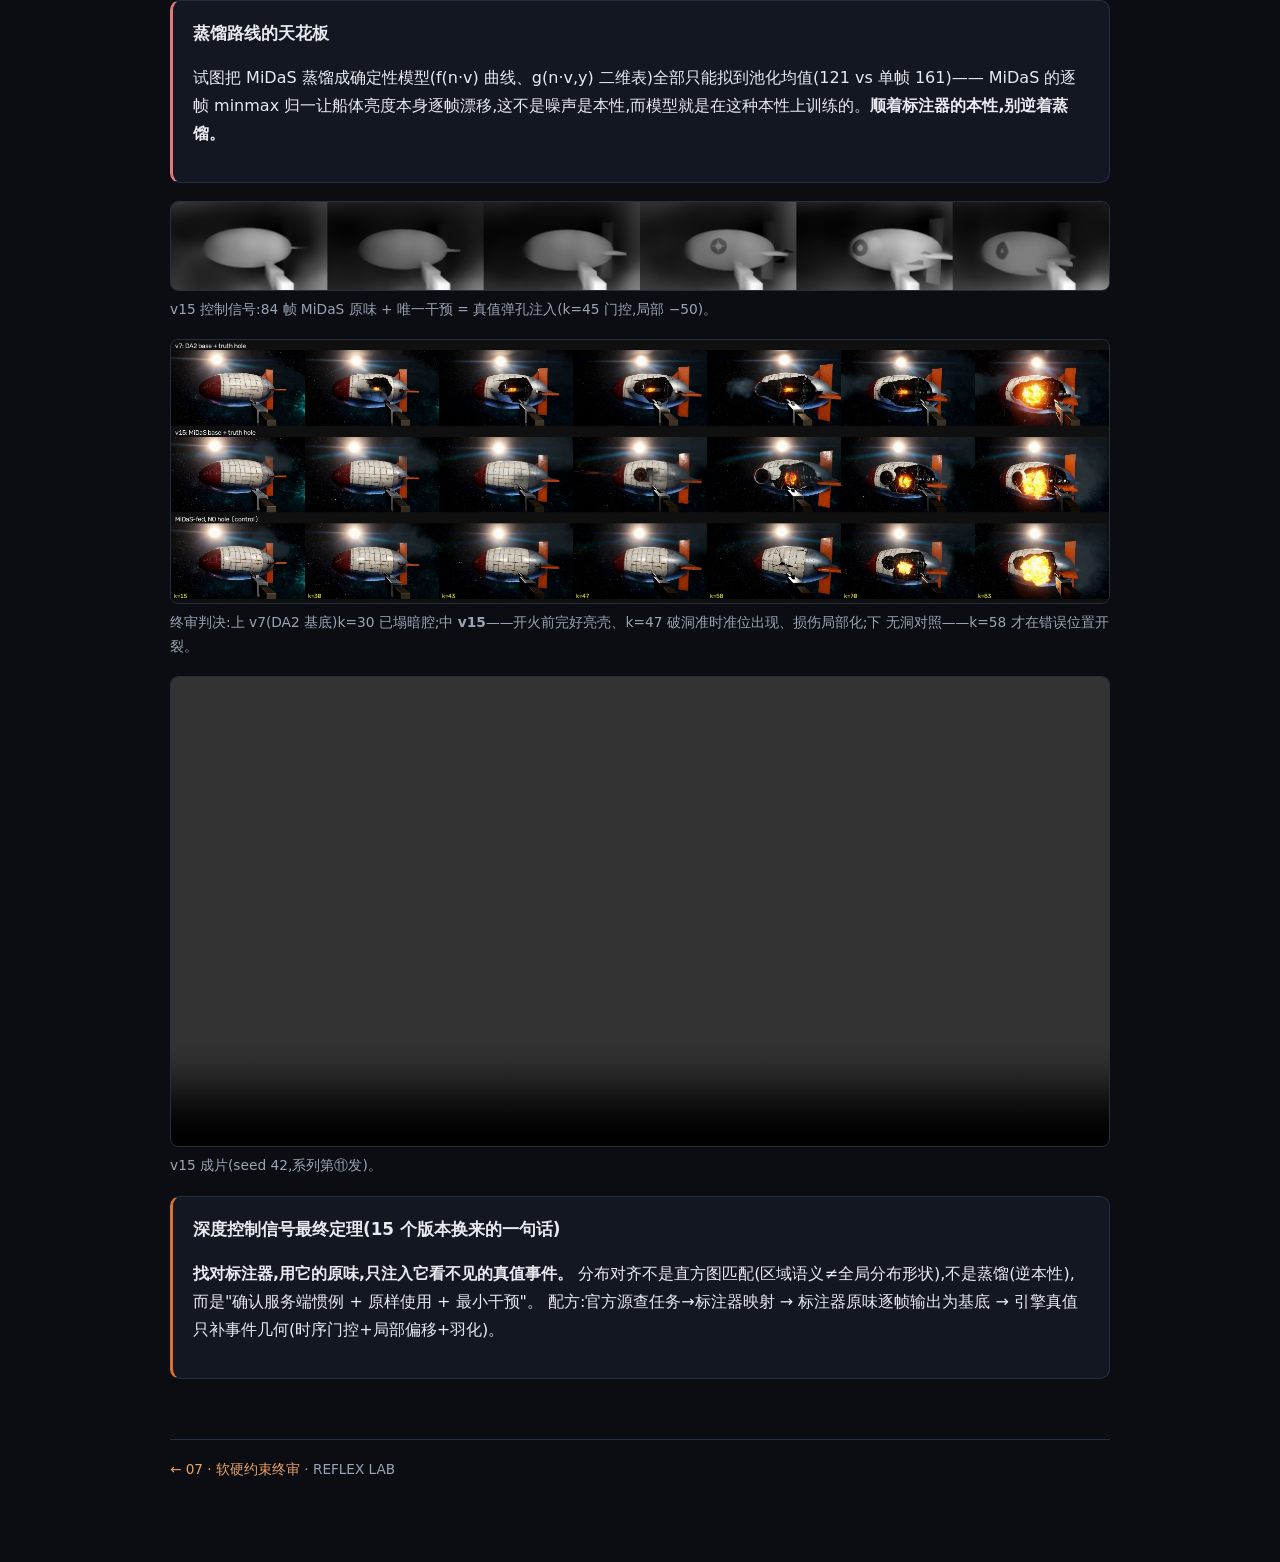
<file: entries/08-gt-depth.html>
<!DOCTYPE html>
<html lang="zh-CN">
<head>
<meta charset="utf-8">
<meta name="viewport" content="width=device-width, initial-scale=1">
<title>08 · 真值深度:事件级几何的传导实验 — REFLEX LAB</title>
<link rel="stylesheet" href="../assets/style.css">
<link rel="icon" href="data:image/svg+xml,<svg xmlns='http://www.w3.org/2000/svg' viewBox='0 0 100 100'><text y='.9em' font-size='90'>🛰️</text></svg>">
</head>
<body>
<header class="site"><div class="wrap"><h1><a href="../index.html">REFLEX <span class="orange">LAB</span></a></h1><p class="sub">运行时改造的 UE6 游戏 × 生成式视频 · 实验记录</p></div></header>
<div class="wrap">
<a class="nav-back" href="../index.html">← 返回目录</a>
<h1 class="title">08 · 真值深度:事件级几何的传导实验</h1>
<p class="meta"><span class="tag">2026-09-01</span><span class="tag">ground-truth depth</span><span class="tag">解析光线投射</span><span class="tag">同seed对照</span></p>

<p><strong>起因(用户观察):</strong>枪击版 VACE 成片里,起火点和真实弹孔对不上。
诊断:那一发用 <code>preprocess=true</code>——VACE 只对<em>服务端单目估计</em>的深度做条件,
而估计器把船壳上 50-90px 的暗色弹孔读成了涂装,深度图里根本没有洞。结构通道缺失,模型只能按先验自选起火点。
验证方法:自制<strong>真值深度</strong>控制视频,<code>preprocess=false</code> 直喂,同 seed=42 对照。</p>

<h2>真值深度怎么来的(两次失败 + 一次绕道)</h2>
<div class="card warn">
<h3>引擎捕获路线的三个坑</h3>
<p>① SceneDepth 的厘米值被 ExportRenderTarget 按 [0,1] 假设量化——全白,而且文件魔数暴露 <code>.exr</code> 文件名下写的其实是 PNG;
② 换 DeviceDepth 时改的参数只写在"首次创建"分支里,复用的旧 rig 根本没生效(改配置要改<em>活对象</em>,不只是构造代码);
③ stop-motion 下 CaptureScene→Export 有时序竞态,帧里叠着上一姿态的重影椭圆。</p>
</div>
<p>索性绕开渲染器:几何(椭球+四鳍+尾锥+弹孔胶囊)与逐帧位姿全在侧车 v7_shot_clip.json 里,
直接 <strong>numpy 解析光线投射</strong>渲染深度——椭球二次求交、鳍薄板三角求交、尾锥圆锥求交、
弹孔按雕刻胶囊做穿透(近壳镂空 → 映出远壳)。<em>渲染器完全不在环里,深度纯粹从参数导出。</em>
洞在 t=1.8(第46帧)准时出现、极性正确、随相机有正确视差、零重影。</p>
<figure><img src="../assets/v7_depthan_strip.jpg" alt="解析深度抽帧"><figcaption>解析真值深度(MiDaS 约定近亮远黑):曲率渐变、双侧鳍、弹孔暗盘(穿透看到远壳)。</figcaption></figure>
<figure><video controls preload="metadata" src="../assets/v7_shot_depthAN.mp4"></video><figcaption>提交用的控制视频(84帧 25fps,z 范围实测 273-721cm)。</figcaption></figure>

<h2>第一次 GT 提交:失败,且被用户识破</h2>
<p>手搓归一化的解析深度直喂 VACE,输出船体变深蓝、鼻尖凭空喷焰——我最初归因为"深度带不动外观",<strong>用户指出真正问题:UE 出的深度和 VACE 期望的深度分布根本不一样</strong>。由此展开一场三天里最深的联合 debug。</p>

<h2>联合 debug 编年史(四个根因)</h2>
<div class="card warn">
<h3>① 引擎导出链把深度压成 8-bit</h3>
<p>审计发现"UE 真值"PNG 全图只有 5-8 个唯一值(50-100cm 一个台阶)——此前被误诊为"stop-motion 重影"的双椭圆,实为<strong>量化梯田</strong>。
根因:<code>CreateRenderTarget2D</code> 的 format=4 在 UE 枚举里是 R16f 而非 RGBA16f,EXR 浮点导出路径从未触发。
修复组合:<strong>RGBA16f(6) + SceneDepth(4) → 真 EXR</strong>,厘米级浮点(pip OpenEXR 读取)。</p></div>
<figure><img src="../assets/_audit_diff_k58.png" alt="审计diff"><figcaption>修复后逐像素对账:解析投影 vs 真 UE 深度,船体中位差 2cm;分歧集中在弹孔(胶囊近似 vs 真 MC 洞壁,最大 281cm)、薄鳍、半胞元轮廓边。</figcaption></figure>
<div class="card warn">
<h3>② MiDaS ≠ DepthAnything V2</h3>
<p>本地跑通 DA2 真身后发现:同一帧船体带 MiDaS ~169 vs DA2 ~95,近 2 倍——第一版分位数校准锚错了参照系。VACE 源码里 V2 标注器就是 DepthAnything。</p></div>
<figure><img src="../assets/_da2_vs_v5.png" alt="DA2 vs v5"><figcaption>换 DA2 为参照后的直方图匹配(v5):分布逐帧原生,真值弹孔保留为"值域内的暗盘"。</figcaption></figure>
<div class="card law">
<h3>③ 标注器是外观的函数,不是深度的函数</h3>
<p>响应曲线实测非单调:船体侧缘(z≈520cm)被打到接近背景(灰度 9-17),而更远的洞远壁(z=705cm)反而 83;弹孔的 300cm 真实断崖在 DA2 里只剩 <strong>15 灰度的凹陷</strong>——这就是估计深度版起火点游走的信号学根源。</p></div>
<div class="card law">
<h3>④ 最终配方(用户设计):DA2 基底 + 真值只注入事件</h3>
<p>DA2 全场当基底(主体/枪/背景 100% 原生分布,枪由 DA2 自己提供,无需任何合成件);
真·UE 浮点深度只注入弹孔区域(判定:实测深度比理想椭球前表面深 80cm+),秩匹配进当帧 DA2 值域,σ3 羽化,并按开火帧 k=45 时序门控。</p></div>
<figure><img src="../assets/_da2_vs_v7.png" alt="v7控制信号"><figcaption>v7 控制视频:左 DA2 基底,右 = 基底 + 真值洞(仅开火后帧)。</figcaption></figure>

<h2>终审:同 seed 四发对照</h2>
<figure><img src="../assets/hole_verdict_v7.jpg" alt="v7判决图"><figcaption>绿圈 = 解析弹孔投影。上:估计深度版——损伤逐帧游走(4 帧仅 1 帧碰巧压圈)。中:v7——<strong>损伤四帧全部锚在真实弹孔上</strong>。下:源片真值。</figcaption></figure>
<figure><video controls preload="metadata" src="../assets/vace_v7_shot_v7depth.mp4"></video><figcaption>v7 成片(seed 42,与全系对照同源)。</figcaption></figure>
<figure><img src="../assets/_v7_prefire.png" alt="时序检查"><figcaption>时序检查:k=15 干净,k=30(开火前 0.6s)破洞已渐入——扩散模型对逐帧几何服从、对事件突变时刻不服从,宁可让洞平滑长出也不接受一帧突现。</figcaption></figure>

<div class="card law">
<h3>08 最终结论</h3>
<p><strong>1. 空间事件锚定:成立。</strong>分布原生 + 事件真值的控制信号让损伤四帧全部钉在真实弹孔上(估计深度版 1/4 碰巧)。</p>
<p><strong>2. 时序锚定:软性。</strong>洞在控制信号里 k=45 突现,模型让它从 ~k25 渐入——时间维度上视频先验强于逐帧控制。</p>
<p><strong>3. 尺寸被外观层放大。</strong>prompt 的"torn opening / interior"戏剧化语言把 130px 的洞演成半船撕裂;训练数据版应写克制 prompt。</p>
<p><strong>4. 方法论:分布要原生,事件要真值,缺一不可</strong>——③号失败(纯真值、分布外)与①②号失败(纯原生、无事件信号)从两侧证明了这一点。这个配方由用户的三次纠偏逼出:"别拼接,查源码"、"锚错参照系了"、"UE 深度本身有问题"。</p>
<p><strong>5. 基建缺口:</strong>UE6 桥没有 G-buffer 导出;UE5.7 CitySample 的 AWStreamBridge(PrePostProcessPass 视图扩展 → R32F 深度 zlib 流,带逐帧时间戳)是移植蓝本,立项后可淘汰 stop-motion。</p>
</div>

<h2>加时赛:v8.2——用户揪出的最后两层懒</h2>
<p>用户连续两次纠偏:①"洞在深度视频里闪"——实测 DA2 基底在固定船体块上逐帧跳 3.2 灰度(单目模型无时间一致性),v7 的时序软化是<em>信号频闪</em>掩盖了事件;
②"枪为什么是大方块"——因为我还在用图像分割+凸包去逆向一个<em>引擎本来就拥有</em>的物体。
v8.2 配方:<strong>玩家本体沿轨迹 stop-motion 走位</strong>(tick 序列器:设姿→等3帧让枪模就位→捕获),全画面引擎真值(船/鳍/枪的L形轮廓与真实距离/准星),
DA2 仅剩一个职责——84 帧池化的一张全局数值 LUT。稳定度 0.22 灰度/帧(逐帧匹配是 3.2),全片唯一跳变 = k=45 开火 pop。</p>
<figure><img src="../assets/_depth_v82_strip.png" alt="v8.2控制信号"><figcaption>v8.2 控制视频:零合成件,枪是真轮廓真距离,弹孔 k=45 一帧突现。</figcaption></figure>
<figure><img src="../assets/hole_verdict_v82.jpg" alt="v8.2判决"><figcaption>判决:v8.2(中排)的破洞 k=48/58/70 尺寸正确且逐帧压在绿圈上;k=83 火焰仍被 prompt 放大。</figcaption></figure>
<figure><img src="../assets/_v82_prefire.png" alt="v8.2时序"><figcaption>时序终审:k=43 无洞、k=47 有洞——onset 收敛到控制信号的 k=45(v7 是 k≈25 渐入)。<strong>用户的闪烁理论被证明:稳定控制信号 → 事件准时。</strong>代价:开火前的纯真值深度无纹理,模型把光滑船体幻觉成同心圆环——外观质量与深度"纹理"耦合,三难权衡(分布/真值/稳定)之外的第四维。</figcaption></figure>
<figure><video controls preload="metadata" src="../assets/vace_v7_shot_v82.mp4"></video><figcaption>v8.2 成片(seed 42)。</figcaption></figure>

<h2>终章:标注器身份战役与 v15 定稿</h2>
<p>v8.2 之后战线又推进了七个版本,浓缩记录:</p>
<div class="card warn">
<h3>三个连环误判(均由用户抓出)</h3>
<p>①外观崩坏被我归因"深度无纹理",用户指出是<strong>分布错配</strong>;②我锚定 DepthAnything V2 做参照(fal 的 DA2 端点实测与本地一致),
用户坚持"直喂标注器原味试试"——对照实验揭示<strong>DA2 原味直喂也塌黑腔</strong>;③最后一步"连官网":官方任务注册表白纸黑字
<code>task 'depth' → MiDaS dpt_hybrid</code>,<code>task 'depthv2' → DA V2 vitl</code>,而 <strong>fal 只暴露了 'depth'——服务端惯例从来是 MiDaS</strong>。
MiDaS 直喂复现实验确认:成片≈服务端标注版。三方互证闭合。</p></div>
<div class="card warn">
<h3>蒸馏路线的天花板</h3>
<p>试图把 MiDaS 蒸馏成确定性模型(f(n·v) 曲线、g(n·v,y) 二维表)全部只能拟到池化均值(121 vs 单帧 161)——
MiDaS 的逐帧 minmax 归一让船体亮度本身逐帧漂移,这不是噪声是本性,而模型就是在这种本性上训练的。<strong>顺着标注器的本性,别逆着蒸馏。</strong></p></div>
<figure><img src="../assets/_depth_v15_strip.png" alt="v15控制信号"><figcaption>v15 控制信号:84 帧 MiDaS 原味 + 唯一干预 = 真值弹孔注入(k=45 门控,局部 −50)。</figcaption></figure>
<figure><img src="../assets/_v15_verdict.jpg" alt="v15判决"><figcaption>终审判决:上 v7(DA2 基底)k=30 已塌暗腔;中 <strong>v15</strong>——开火前完好亮壳、k=47 破洞准时准位出现、损伤局部化;下 无洞对照——k=58 才在错误位置开裂。</figcaption></figure>
<figure><video controls preload="metadata" src="../assets/vace_v7_shot_v15.mp4"></video><figcaption>v15 成片(seed 42,系列第⑪发)。</figcaption></figure>
<div class="card law">
<h3>深度控制信号最终定理(15 个版本换来的一句话)</h3>
<p><strong>找对标注器,用它的原味,只注入它看不见的真值事件。</strong>
分布对齐不是直方图匹配(区域语义≠全局分布形状),不是蒸馏(逆本性),而是"确认服务端惯例 + 原样使用 + 最小干预"。
配方:官方源查任务→标注器映射 → 标注器原味逐帧输出为基底 → 引擎真值只补事件几何(时序门控+局部偏移+羽化)。</p></div>

<footer><a href="07-soft-vs-hard.html">← 07 · 软硬约束终审</a> · REFLEX LAB</footer>
</div>
</body>
</html>
</file>
<file: assets/style.css>
/* REFLEX LAB — experiment log, dark space theme */
:root {
  --bg: #0b0d12;
  --panel: #131722;
  --panel2: #1a2030;
  --ink: #e8eaf0;
  --dim: #9aa3b5;
  --accent: #dc732d;
  --accent2: #e9a06a;
  --line: #262e42;
  --good: #7dc98f;
  --bad: #e07a7a;
}
* { box-sizing: border-box; }
body {
  margin: 0;
  background: var(--bg);
  color: var(--ink);
  font-family: "Segoe UI", "PingFang SC", "Microsoft YaHei", system-ui, sans-serif;
  line-height: 1.75;
}
a { color: var(--accent2); text-decoration: none; }
a:hover { color: var(--accent); }
.wrap { max-width: 980px; margin: 0 auto; padding: 0 20px 80px; }
header.site {
  border-bottom: 1px solid var(--line);
  background: linear-gradient(180deg, #10141d, var(--bg));
  margin-bottom: 36px;
}
header.site .wrap { padding: 26px 20px 18px; }
header.site h1 { margin: 0; font-size: 1.5rem; letter-spacing: 0.06em; }
header.site h1 a { color: var(--ink); }
header.site h1 .orange { color: var(--accent); }
header.site p.sub { margin: 4px 0 0; color: var(--dim); font-size: 0.92rem; }
h1.title { font-size: 1.7rem; margin: 0 0 4px; }
p.meta { color: var(--dim); font-size: 0.9rem; margin: 0 0 28px; }
p.meta .tag {
  display: inline-block; border: 1px solid var(--line); border-radius: 4px;
  padding: 0 8px; margin-right: 6px; background: var(--panel);
  font-size: 0.82rem; color: var(--accent2);
}
h2 { font-size: 1.25rem; margin: 40px 0 12px; color: var(--accent2); }
h3 { font-size: 1.05rem; margin: 26px 0 8px; }
figure { margin: 18px 0; }
figure img, figure video {
  width: 100%; border-radius: 8px; border: 1px solid var(--line);
  display: block; background: #000;
}
figcaption { color: var(--dim); font-size: 0.86rem; margin-top: 6px; }
.grid2 { display: grid; grid-template-columns: 1fr 1fr; gap: 14px; }
.grid3 { display: grid; grid-template-columns: 1fr 1fr 1fr; gap: 12px; }
@media (max-width: 700px) { .grid2, .grid3 { grid-template-columns: 1fr; } }
.card {
  background: var(--panel); border: 1px solid var(--line);
  border-radius: 10px; padding: 18px 20px; margin: 16px 0;
}
.card.warn { border-left: 3px solid var(--bad); }
.card.law { border-left: 3px solid var(--accent); }
.card h3 { margin-top: 0; }
table { border-collapse: collapse; width: 100%; margin: 14px 0; font-size: 0.92rem; }
th, td { border: 1px solid var(--line); padding: 7px 11px; text-align: left; }
th { background: var(--panel2); color: var(--accent2); font-weight: 600; }
tr:nth-child(even) td { background: var(--panel); }
code, pre {
  font-family: Consolas, "Cascadia Mono", monospace;
  background: var(--panel2); border-radius: 5px;
}
code { padding: 1px 6px; font-size: 0.88em; color: var(--accent2); }
pre {
  padding: 14px 16px; overflow-x: auto; border: 1px solid var(--line);
  font-size: 0.84rem; line-height: 1.55;
}
pre code { background: none; padding: 0; color: var(--ink); }
blockquote {
  margin: 14px 0; padding: 10px 18px; border-left: 3px solid var(--accent);
  background: var(--panel); color: var(--dim); border-radius: 0 8px 8px 0;
}
.entry-card {
  display: block; background: var(--panel); border: 1px solid var(--line);
  border-radius: 12px; padding: 20px 24px; margin: 18px 0;
  transition: border-color 0.15s, transform 0.15s;
}
.entry-card:hover { border-color: var(--accent); transform: translateY(-2px); }
.entry-card h2 { margin: 0 0 6px; color: var(--ink); font-size: 1.2rem; }
.entry-card .num { color: var(--accent); font-family: Consolas, monospace; margin-right: 10px; }
.entry-card p { margin: 4px 0 0; color: var(--dim); font-size: 0.93rem; }
.entry-card .date { font-size: 0.82rem; color: var(--dim); float: right; }
footer {
  margin-top: 60px; padding-top: 18px; border-top: 1px solid var(--line);
  color: var(--dim); font-size: 0.85rem;
}
.nav-back { font-size: 0.9rem; display: inline-block; margin-bottom: 18px; }
.kpi { display: grid; grid-template-columns: repeat(auto-fit, minmax(170px, 1fr)); gap: 12px; margin: 18px 0; }
.kpi .box {
  background: var(--panel); border: 1px solid var(--line); border-radius: 10px;
  padding: 12px 16px; text-align: center;
}
.kpi .box .v { font-size: 1.45rem; color: var(--accent); font-weight: 700; font-family: Consolas, monospace; }
.kpi .box .k { font-size: 0.82rem; color: var(--dim); margin-top: 2px; }
</file>
